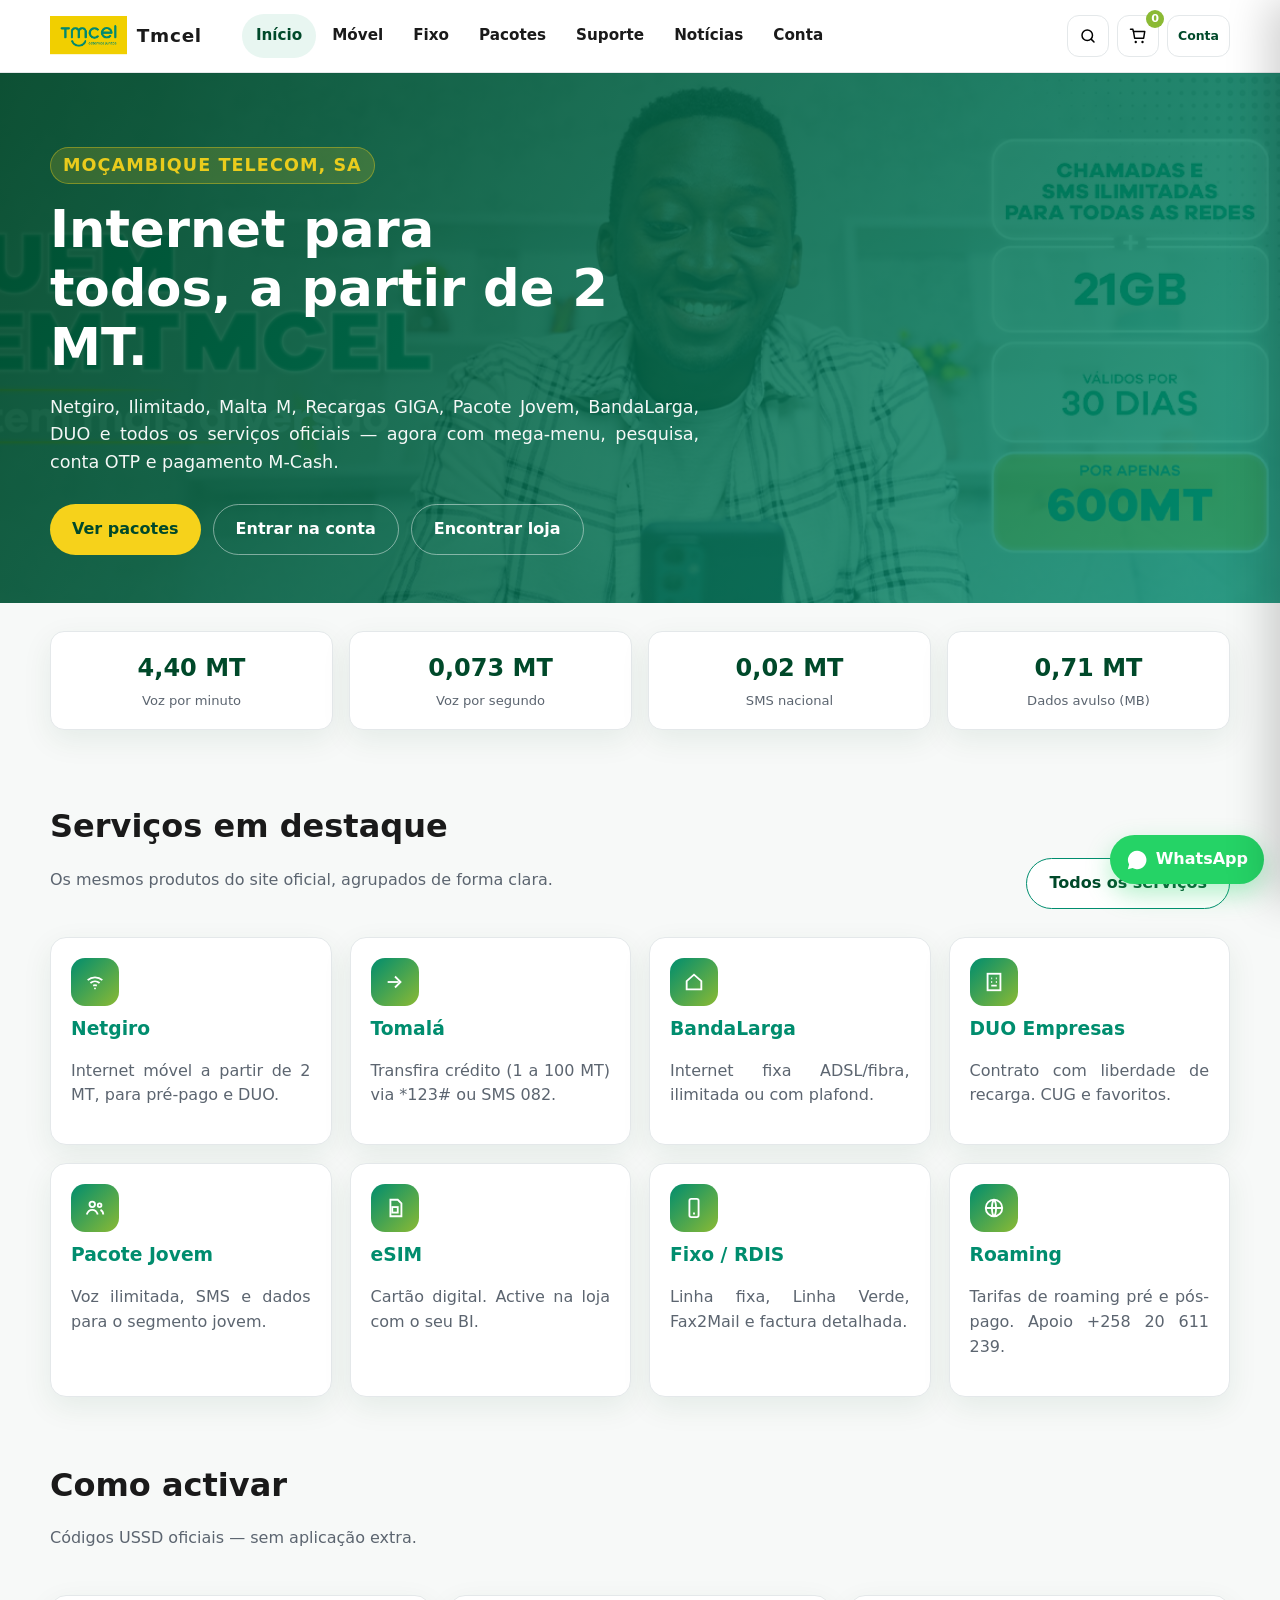
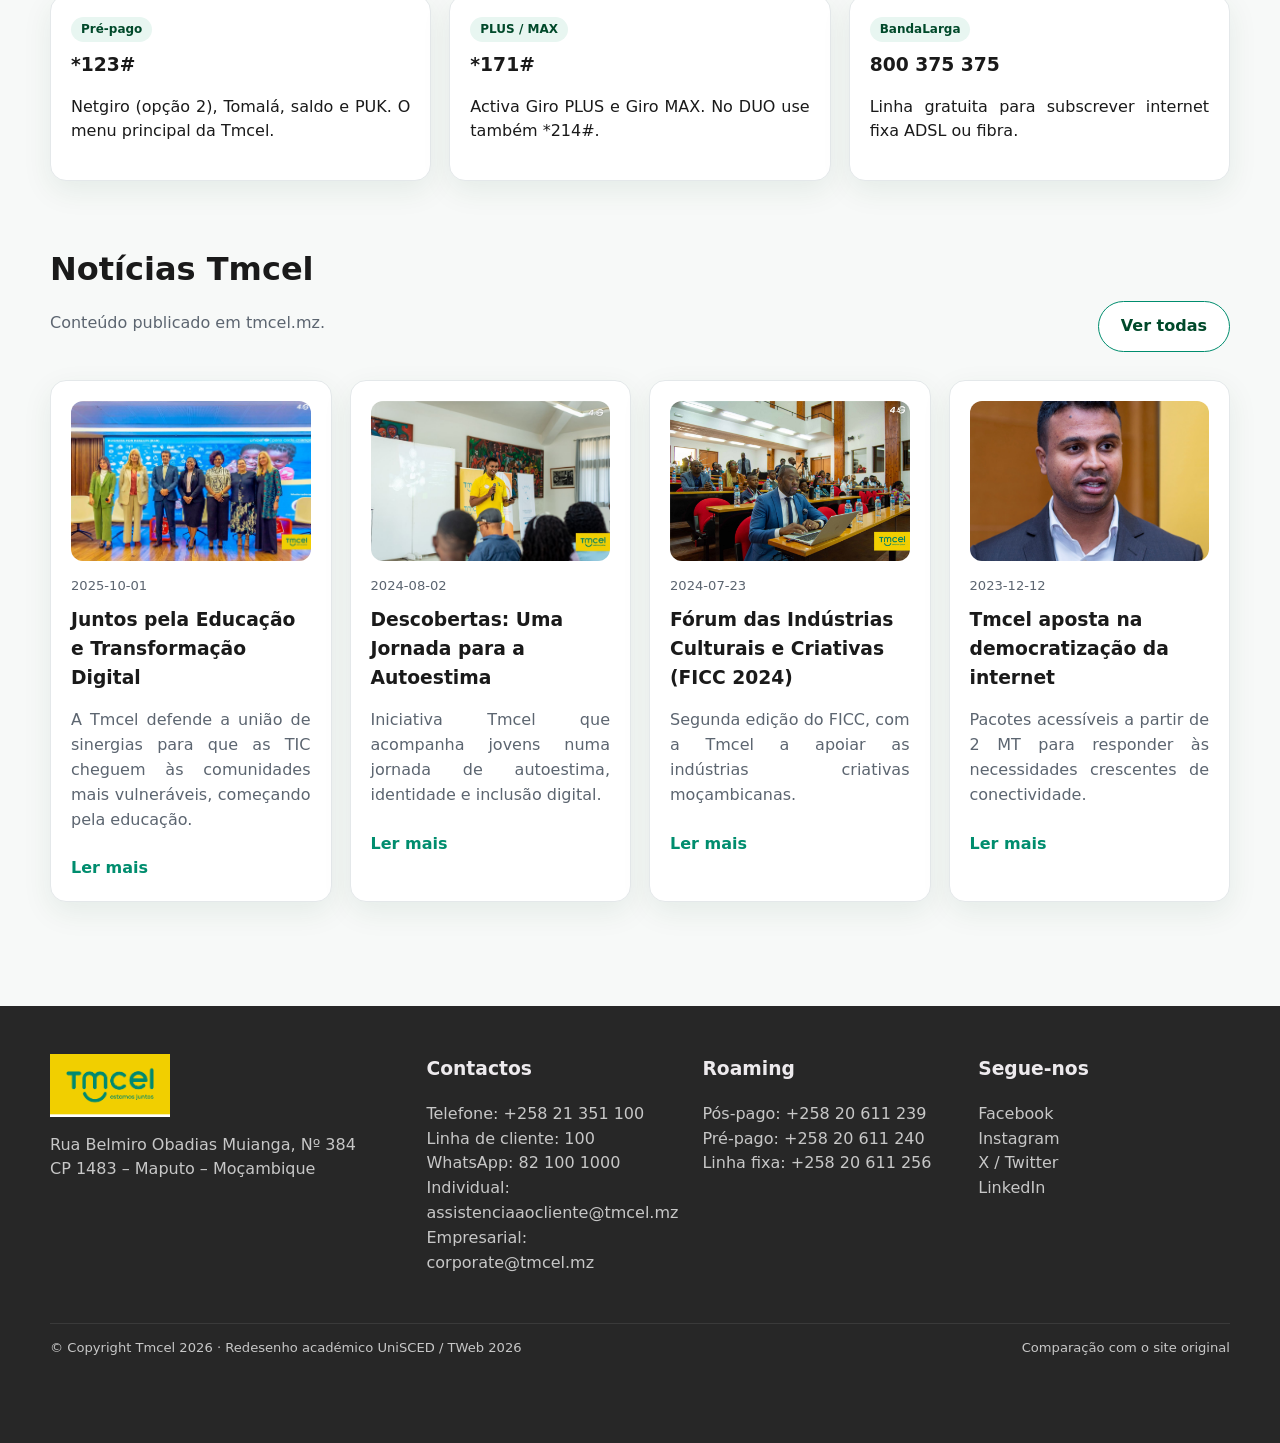
<file: index.html>
<!DOCTYPE html>
<html lang="pt">
<head>
  <meta charset="UTF-8">
  <meta name="viewport" content="width=device-width, initial-scale=1">
  <meta name="description" content="Tmcel – Moçambique Telecom. Internet, voz e banda larga. Redesenho académico UniSCED.">
  <title>Tmcel – Moçambique Telecom, SA</title>
  <link rel="icon" href="assets/img/sorriso.png">
  <link rel="stylesheet" href="css/style.css">
</head>
<body>
  <a class="skip-link" href="#conteudo">Saltar para o conteúdo</a>

  <header class="site-header">
    <div class="container header-inner">
      <a class="logo" href="index.html">
        <img src="assets/img/logo-tmcel.png" alt="Tmcel">
        <strong>Tmcel</strong>
      </a>
      <button class="nav-toggle" type="button" data-nav-toggle aria-expanded="false" aria-label="Abrir menu">
        <span></span><span></span><span></span>
      </button>
      <nav class="nav-main" aria-label="Principal">
        <a href="index.html" aria-current="page">Início</a>
        <a href="pacotes.html">Pacotes</a>
        <a href="servicos.html">Serviços</a>
        <a href="lojas.html">Lojas</a>
        <a href="noticias.html">Notícias</a>
        <a href="suporte.html">Suporte</a>
        <a href="contacto.html">Contacto</a>
      </nav>
      <div class="header-tools">
        <button class="icon-btn" type="button" data-open-search aria-label="Pesquisar">Go</button>
        <button class="icon-btn" type="button" data-open-cart aria-label="Carrinho">
          Cart <span class="badge" data-cart-count>0</span>
        </button>
      </div>
    </div>
  </header>

  <main id="conteudo">
    <section class="hero">
      <div class="container">
        <p class="kicker">Moçambique Telecom, SA</p>
        <h1>Internet para todos, a partir de 2 MT.</h1>
        <p>Netgiro, Ilimitado, Malta M, Recargas GIGA, Pacote Jovem, BandaLarga, DUO e todos os serviços oficiais — agora com mega-menu, pesquisa, conta OTP e pagamento M-Cash.</p>
        <div class="hero-actions">
          <a class="btn btn-primary" href="pacotes.html">Ver pacotes</a>
          <a class="btn btn-ghost" href="conta.html">Entrar na conta</a>
          <a class="btn btn-ghost" href="lojas.html">Encontrar loja</a>
        </div>
      </div>
    </section>

    <div class="container">
      <div class="stats" id="tariff-grid" aria-label="Tarifas nacionais"></div>
    </div>

    <section class="section">
      <div class="container">
        <div class="section-head">
          <div>
            <h2>Serviços em destaque</h2>
            <p class="muted">Os mesmos produtos do site oficial, agrupados de forma clara.</p>
          </div>
          <a class="btn btn-outline" href="servicos.html">Todos os serviços</a>
        </div>
        <div class="grid-4" id="services-grid"></div>
      </div>
    </section>

    <section class="section" style="padding-top:0">
      <div class="container">
        <div class="section-head">
          <div>
            <h2>Como activar</h2>
            <p class="muted">Códigos USSD oficiais — sem aplicação extra.</p>
          </div>
        </div>
        <div class="grid-3">
          <article class="card">
            <span class="pill">Pré-pago</span>
            <h3>*123#</h3>
            <p>Netgiro (opção 2), Tomalá, saldo e PUK. O menu principal da Tmcel.</p>
          </article>
          <article class="card">
            <span class="pill">PLUS / MAX</span>
            <h3>*171#</h3>
            <p>Activa Giro PLUS e Giro MAX. No DUO use também *214#.</p>
          </article>
          <article class="card">
            <span class="pill">BandaLarga</span>
            <h3>800 375 375</h3>
            <p>Linha gratuita para subscrever internet fixa ADSL ou fibra.</p>
          </article>
        </div>
      </div>
    </section>

    <section class="section" style="padding-top:0">
      <div class="container">
        <div class="section-head">
          <div>
            <h2>Notícias Tmcel</h2>
            <p class="muted">Conteúdo publicado em tmcel.mz.</p>
          </div>
          <a class="btn btn-outline" href="noticias.html">Ver todas</a>
        </div>
        <div class="grid-4" id="news-grid"></div>
      </div>
    </section>
  </main>

  <footer class="site-footer">
    <div class="container footer-grid">
      <div>
        <img src="assets/img/logo-tmcel.png" alt="" width="120">
        <p>Rua Belmiro Obadias Muianga, Nº 384<br>CP 1483 – Maputo – Moçambique</p>
      </div>
      <div>
        <h3>Contactos</h3>
        <p>Telefone: <a href="tel:+25821351100">+258 21 351 100</a><br>Linha de cliente: 100<br>WhatsApp: <a href="https://wa.me/258821001000" target="_blank" rel="noopener">82 100 1000</a><br>Individual: assistenciaaocliente@tmcel.mz<br>Empresarial: corporate@tmcel.mz</p>
      </div>
      <div>
        <h3>Roaming</h3>
        <p>Pós-pago: +258 20 611 239<br>Pré-pago: +258 20 611 240<br>Linha fixa: +258 20 611 256</p>
      </div>
      <div>
        <h3>Segue-nos</h3>
        <p>
          <a href="https://www.facebook.com/tmcel.mz/">Facebook</a><br>
          <a href="https://www.instagram.com/tmcel.mz/">Instagram</a><br>
          <a href="https://twitter.com/tmcel_mz">X / Twitter</a><br>
          <a href="https://www.linkedin.com/company/tmcel.mz/">LinkedIn</a>
        </p>
      </div>
    </div>
    <div class="container socket">
      <span>© Copyright Tmcel <span data-year></span> · Redesenho académico UniSCED / TWeb 2026</span>
      <a href="comparacao.html">Comparação com o site original</a>
    </div>
  </footer>

  <div class="backdrop" id="backdrop"></div>
  <aside class="drawer" id="cart-drawer" aria-label="Carrinho">
    <div class="drawer-head">
      <strong>Carrinho</strong>
      <button class="icon-btn" type="button" data-close-cart aria-label="Fechar">×</button>
    </div>
    <div class="drawer-body" data-cart-body></div>
    <div class="drawer-foot">
      <strong data-cart-total>0 MT</strong>
    </div>
  </aside>

  <div class="search-overlay" id="search-overlay">
    <div class="search-box">
      <label for="global-search">Pesquisar pacotes, lojas e notícias</label>
      <input id="global-search" type="search" placeholder="Ex.: Netgiro, Beira, 5G…" autocomplete="off">
      <div class="search-hits" id="search-hits"></div>
    </div>
  </div>

  <script src="js/data.js"></script>
  <script src="js/app.js"></script>
  <script src="js/account.js"></script>
  <script src="js/home.js"></script>
</body>
</html>
</file>
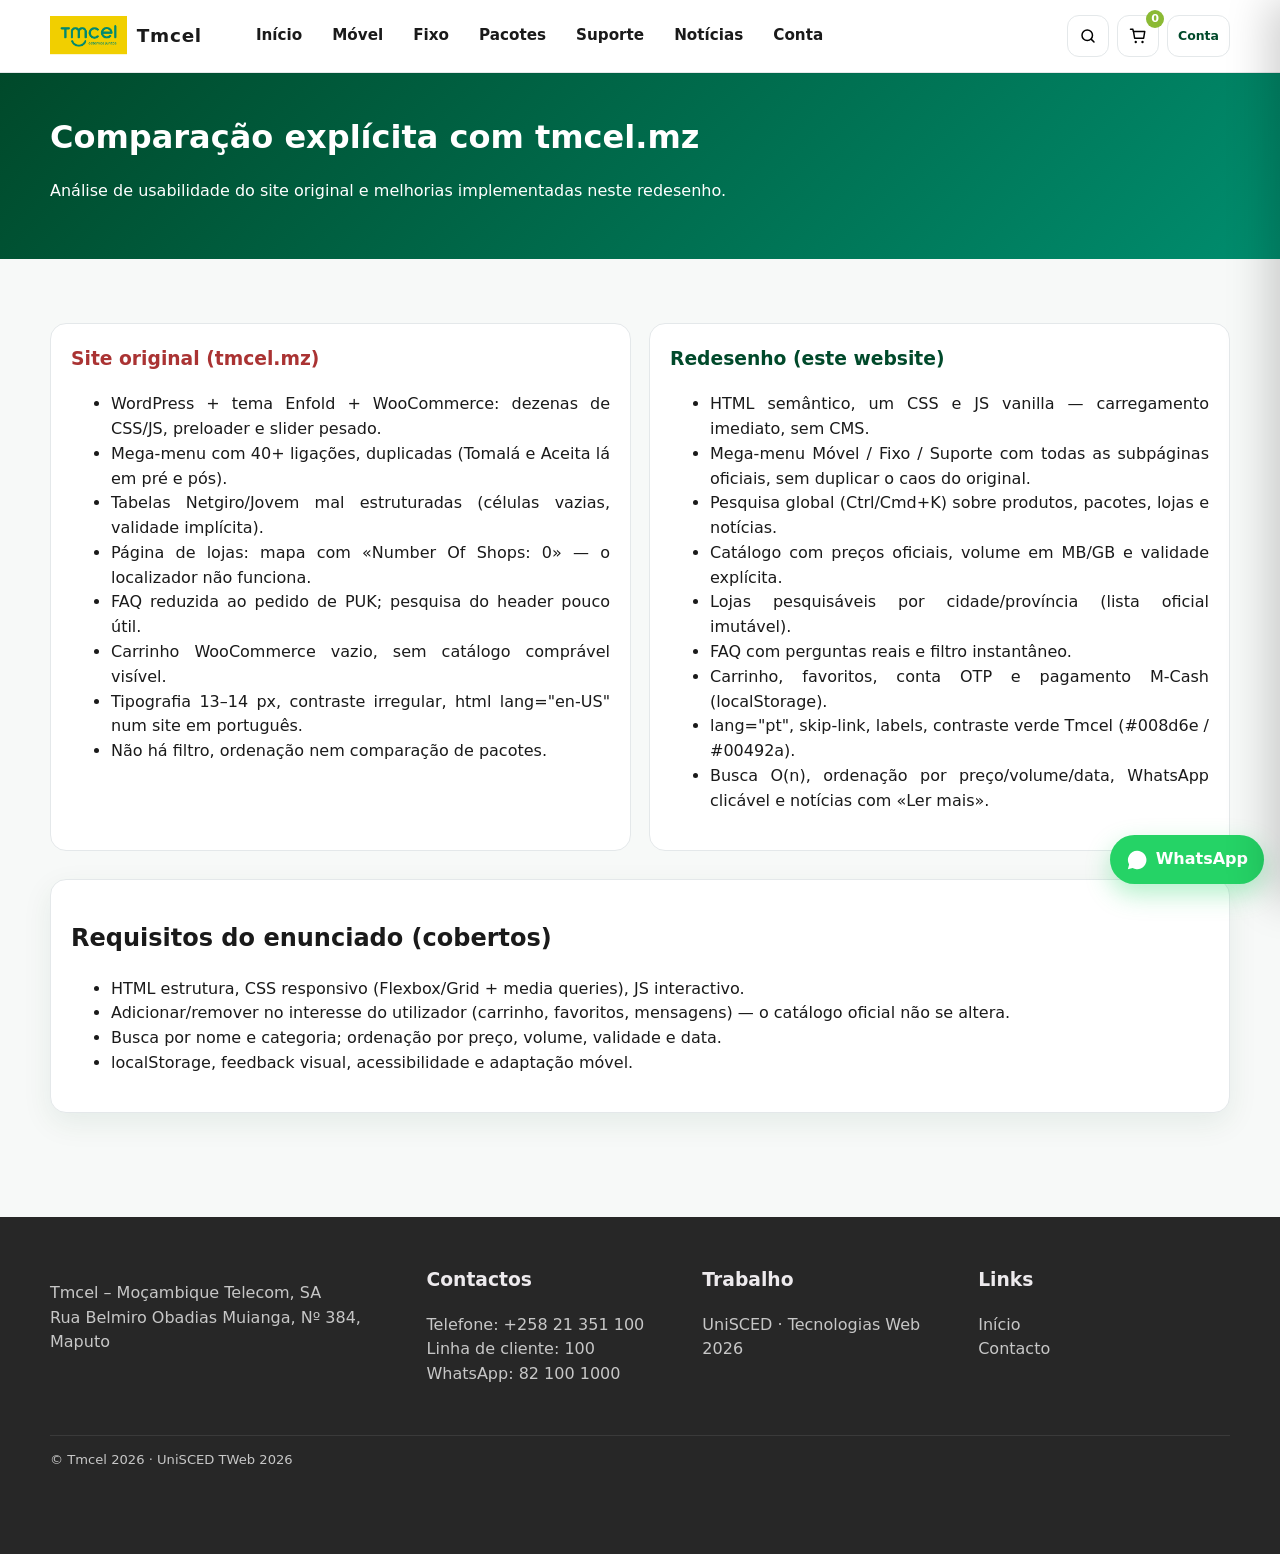
<file: comparacao.html>
<!DOCTYPE html>
<html lang="pt">
<head>
  <meta charset="UTF-8">
  <meta name="viewport" content="width=device-width, initial-scale=1">
  <title>Original vs redesenho – Tmcel</title>
  <link rel="icon" href="assets/img/sorriso.png">
  <link rel="stylesheet" href="css/style.css">
</head>
<body>
  <a class="skip-link" href="#conteudo">Saltar para o conteúdo</a>
  <header class="site-header">
    <div class="container header-inner">
      <a class="logo" href="index.html"><img src="assets/img/logo-tmcel.png" alt="Tmcel"><strong>Tmcel</strong></a>
      <button class="nav-toggle" type="button" data-nav-toggle aria-expanded="false" aria-label="Abrir menu"><span></span><span></span><span></span></button>
      <nav class="nav-main">
        <a href="index.html">Início</a>
        <a href="pacotes.html">Pacotes</a>
        <a href="servicos.html">Serviços</a>
        <a href="lojas.html">Lojas</a>
        <a href="noticias.html">Notícias</a>
        <a href="suporte.html">Suporte</a>
        <a href="contacto.html">Contacto</a>
      </nav>
      <div class="header-tools">
        <button class="icon-btn" type="button" data-open-search aria-label="Pesquisar">Go</button>
        <button class="icon-btn" type="button" data-open-cart aria-label="Carrinho">Cart <span class="badge" data-cart-count>0</span></button>
      </div>
    </div>
  </header>

  <header class="page-hero">
    <div class="container">
      <h1>Comparação explícita com tmcel.mz</h1>
      <p>Análise de usabilidade do site original e melhorias implementadas neste redesenho.</p>
    </div>
  </header>

  <main id="conteudo" class="section">
    <div class="container compare">
      <article>
        <h3 class="bad">Site original (tmcel.mz)</h3>
        <ul>
          <li>WordPress + tema Enfold + WooCommerce: dezenas de CSS/JS, preloader e slider pesado.</li>
          <li>Mega-menu com 40+ ligações, duplicadas (Tomalá e Aceita lá em pré e pós).</li>
          <li>Tabelas Netgiro/Jovem mal estruturadas (células vazias, validade implícita).</li>
          <li>Página de lojas: mapa com «Number Of Shops: 0» — o localizador não funciona.</li>
          <li>FAQ reduzida ao pedido de PUK; pesquisa do header pouco útil.</li>
          <li>Carrinho WooCommerce vazio, sem catálogo comprável visível.</li>
          <li>Tipografia 13–14 px, contraste irregular, html lang="en-US" num site em português.</li>
          <li>Não há filtro, ordenação nem comparação de pacotes.</li>
        </ul>
      </article>
      <article>
        <h3 class="good">Redesenho (este website)</h3>
        <ul>
          <li>HTML semântico, um CSS e JS vanilla — carregamento imediato, sem CMS.</li>
          <li>Mega-menu Móvel / Fixo / Suporte com todas as subpáginas oficiais, sem duplicar o caos do original.</li>
          <li>Pesquisa global (Ctrl/Cmd+K) sobre produtos, pacotes, lojas e notícias.</li>
          <li>Catálogo com preços oficiais, volume em MB/GB e validade explícita.</li>
          <li>Lojas pesquisáveis por cidade/província (lista oficial imutável).</li>
          <li>FAQ com perguntas reais e filtro instantâneo.</li>
          <li>Carrinho, favoritos, conta OTP e pagamento M-Cash (localStorage).</li>
          <li>lang="pt", skip-link, labels, contraste verde Tmcel (#008d6e / #00492a).</li>
          <li>Busca O(n), ordenação por preço/volume/data, WhatsApp clicável e notícias com «Ler mais».</li>
        </ul>
      </article>
    </div>
    <div class="container" style="margin-top:28px">
      <article class="card">
        <h2>Requisitos do enunciado (cobertos)</h2>
        <ul>
          <li>HTML estrutura, CSS responsivo (Flexbox/Grid + media queries), JS interactivo.</li>
          <li>Adicionar/remover no interesse do utilizador (carrinho, favoritos, mensagens) — o catálogo oficial não se altera.</li>
          <li>Busca por nome e categoria; ordenação por preço, volume, validade e data.</li>
          <li>localStorage, feedback visual, acessibilidade e adaptação móvel.</li>
        </ul>
      </article>
    </div>
  </main>

  <footer class="site-footer">
    <div class="container footer-grid">
      <div><p>Tmcel – Moçambique Telecom, SA<br>Rua Belmiro Obadias Muianga, Nº 384, Maputo</p></div>
      <div><h3>Contactos</h3><p>Telefone: <a href="tel:+25821351100">+258 21 351 100</a><br>Linha de cliente: 100<br>WhatsApp: <a href="https://wa.me/258821001000" target="_blank" rel="noopener">82 100 1000</a></p></div>
      <div><h3>Trabalho</h3><p>UniSCED · Tecnologias Web 2026</p></div>
      <div><h3>Links</h3><p><a href="index.html">Início</a><br><a href="contacto.html">Contacto</a></p></div>
    </div>
    <div class="container socket"><span>© Tmcel <span data-year></span> · UniSCED TWeb 2026</span></div>
  </footer>
  <div class="backdrop" id="backdrop"></div>
  <aside class="drawer" id="cart-drawer">
    <div class="drawer-head"><strong>Carrinho</strong><button class="icon-btn" type="button" data-close-cart>×</button></div>
    <div class="drawer-body" data-cart-body></div>
    <div class="drawer-foot"><strong data-cart-total>0 MT</strong></div>
  </aside>
  <div class="search-overlay" id="search-overlay">
    <div class="search-box">
      <label for="global-search">Pesquisar</label>
      <input id="global-search" type="search">
      <div class="search-hits" id="search-hits"></div>
    </div>
  </div>
  <script src="js/data.js"></script>
  <script src="js/app.js"></script>
  <script src="js/account.js"></script>
</body>
</html>
</file>
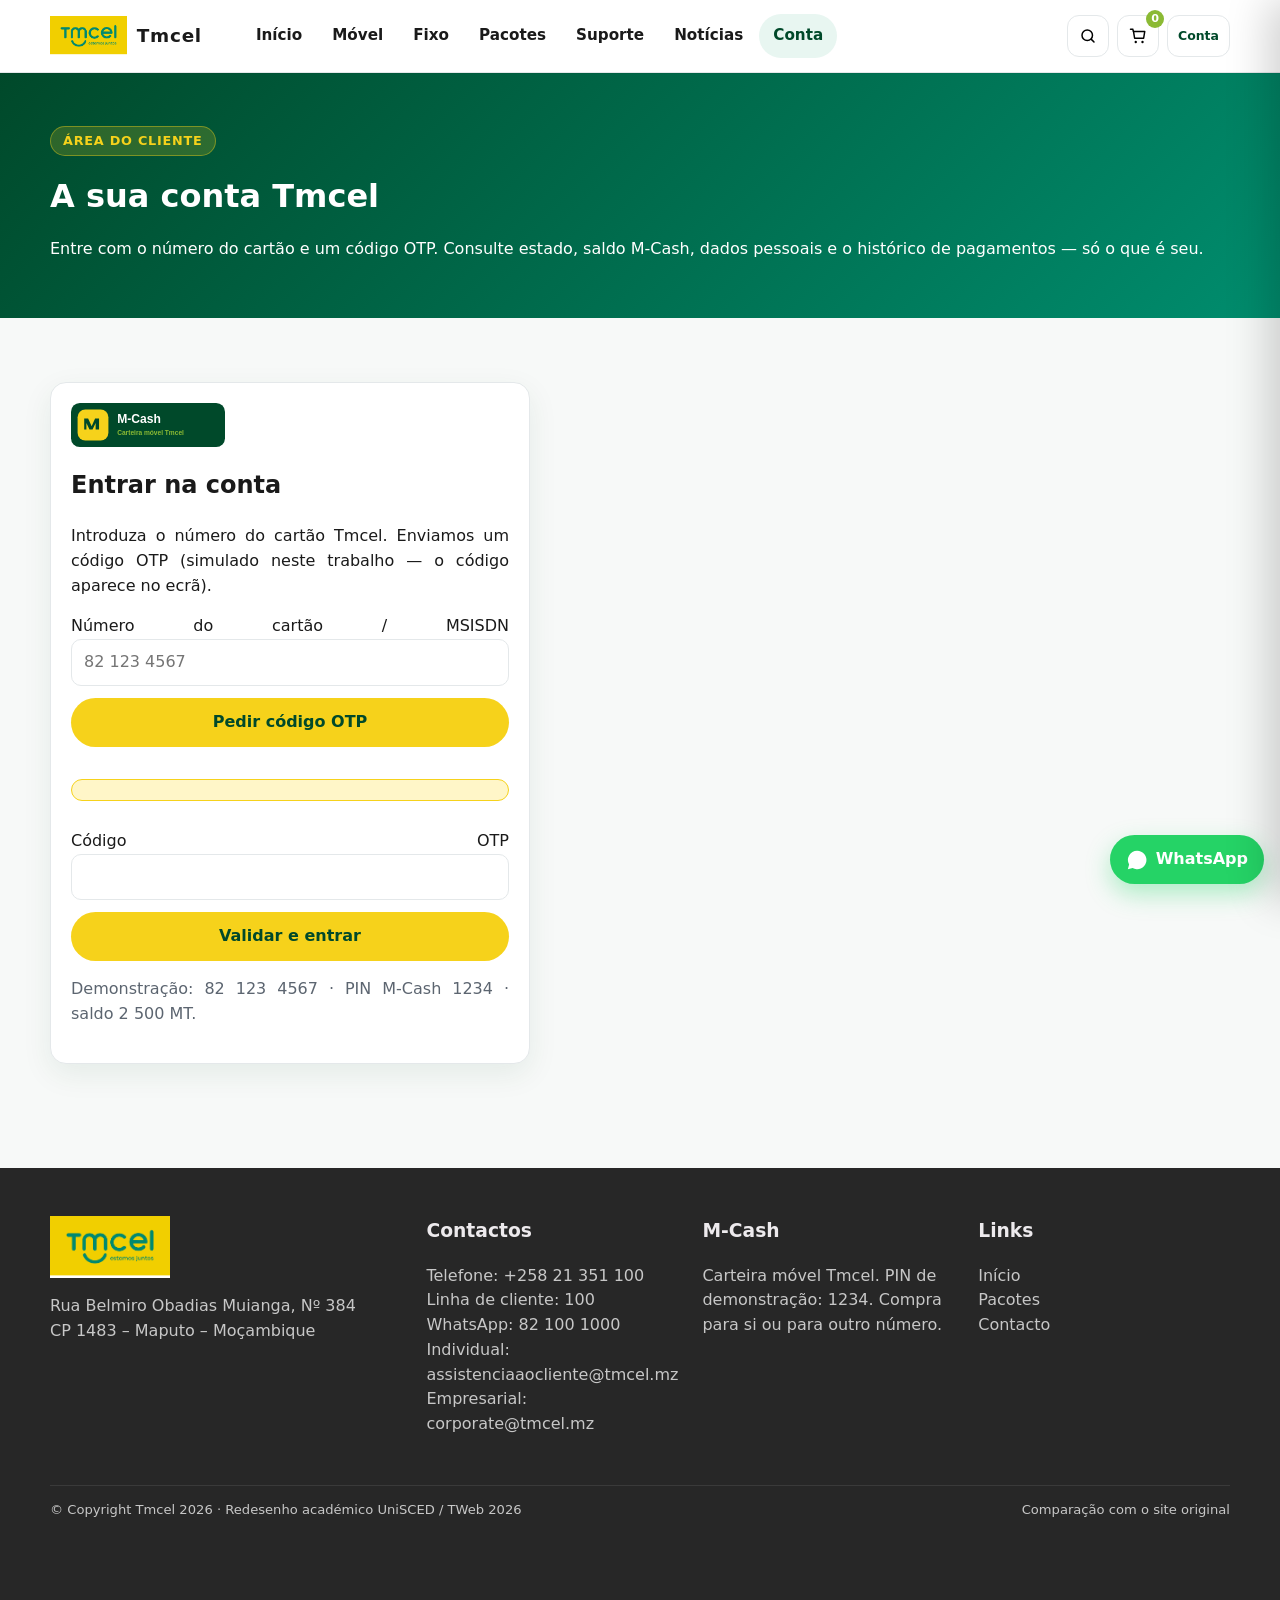
<file: conta.html>
<!DOCTYPE html>
<html lang="pt">
<head>
  <meta charset="UTF-8">
  <meta name="viewport" content="width=device-width, initial-scale=1">
  <meta name="description" content="Conta Tmcel – número do cartão, OTP, saldo M-Cash e histórico de pagamentos.">
  <title>Conta – Tmcel</title>
  <link rel="icon" href="assets/img/sorriso.png">
  <link rel="stylesheet" href="css/style.css">
</head>
<body>
  <a class="skip-link" href="#conteudo">Saltar para o conteúdo</a>
  <header class="site-header">
    <div class="container header-inner">
      <a class="logo" href="index.html"><img src="assets/img/logo-tmcel.png" alt="Tmcel"><strong>Tmcel</strong></a>
      <button class="nav-toggle" type="button" data-nav-toggle aria-expanded="false" aria-label="Abrir menu"><span></span><span></span><span></span></button>
      <nav class="nav-main" aria-label="Principal"></nav>
      <div class="header-tools">
        <button class="icon-btn" type="button" data-open-search aria-label="Pesquisar">Go</button>
        <button class="icon-btn" type="button" data-open-cart aria-label="Carrinho">Cart <span class="badge" data-cart-count>0</span></button>
      </div>
    </div>
  </header>

  <header class="page-hero">
    <div class="container">
      <p class="kicker">Área do cliente</p>
      <h1>A sua conta Tmcel</h1>
      <p>Entre com o número do cartão e um código OTP. Consulte estado, saldo M-Cash, dados pessoais e o histórico de pagamentos — só o que é seu.</p>
    </div>
  </header>

  <main id="conteudo" class="section">
    <div class="container" id="account-app"></div>
  </main>

  <footer class="site-footer">
    <div class="container footer-grid">
      <div>
        <img src="assets/img/logo-tmcel.png" alt="" width="120">
        <p>Rua Belmiro Obadias Muianga, Nº 384<br>CP 1483 – Maputo – Moçambique</p>
      </div>
      <div>
        <h3>Contactos</h3>
        <p>Telefone: <a href="tel:+25821351100">+258 21 351 100</a><br>Linha de cliente: 100<br>WhatsApp: <a href="https://wa.me/258821001000" target="_blank" rel="noopener">82 100 1000</a><br>Individual: assistenciaaocliente@tmcel.mz<br>Empresarial: corporate@tmcel.mz</p>
      </div>
      <div>
        <h3>M-Cash</h3>
        <p>Carteira móvel Tmcel. PIN de demonstração: 1234. Compra para si ou para outro número.</p>
      </div>
      <div>
        <h3>Links</h3>
        <p><a href="index.html">Início</a><br><a href="pacotes.html">Pacotes</a><br><a href="contacto.html">Contacto</a></p>
      </div>
    </div>
    <div class="container socket">
      <span>© Copyright Tmcel <span data-year></span> · Redesenho académico UniSCED / TWeb 2026</span>
      <a href="comparacao.html">Comparação com o site original</a>
    </div>
  </footer>

  <div class="backdrop" id="backdrop"></div>
  <aside class="drawer" id="cart-drawer" aria-label="Carrinho">
    <div class="drawer-head"><strong>Carrinho</strong><button class="icon-btn" type="button" data-close-cart aria-label="Fechar">×</button></div>
    <div class="drawer-body" data-cart-body></div>
    <div class="drawer-foot"><strong data-cart-total>0 MT</strong></div>
  </aside>
  <div class="search-overlay" id="search-overlay">
    <div class="search-box">
      <label for="global-search">Pesquisar</label>
      <input id="global-search" type="search" placeholder="Pacote, loja, notícia…">
      <div class="search-hits" id="search-hits"></div>
    </div>
  </div>
  <script src="js/data.js"></script>
  <script src="js/app.js"></script>
  <script src="js/account.js"></script>
</body>
</html>
</file>
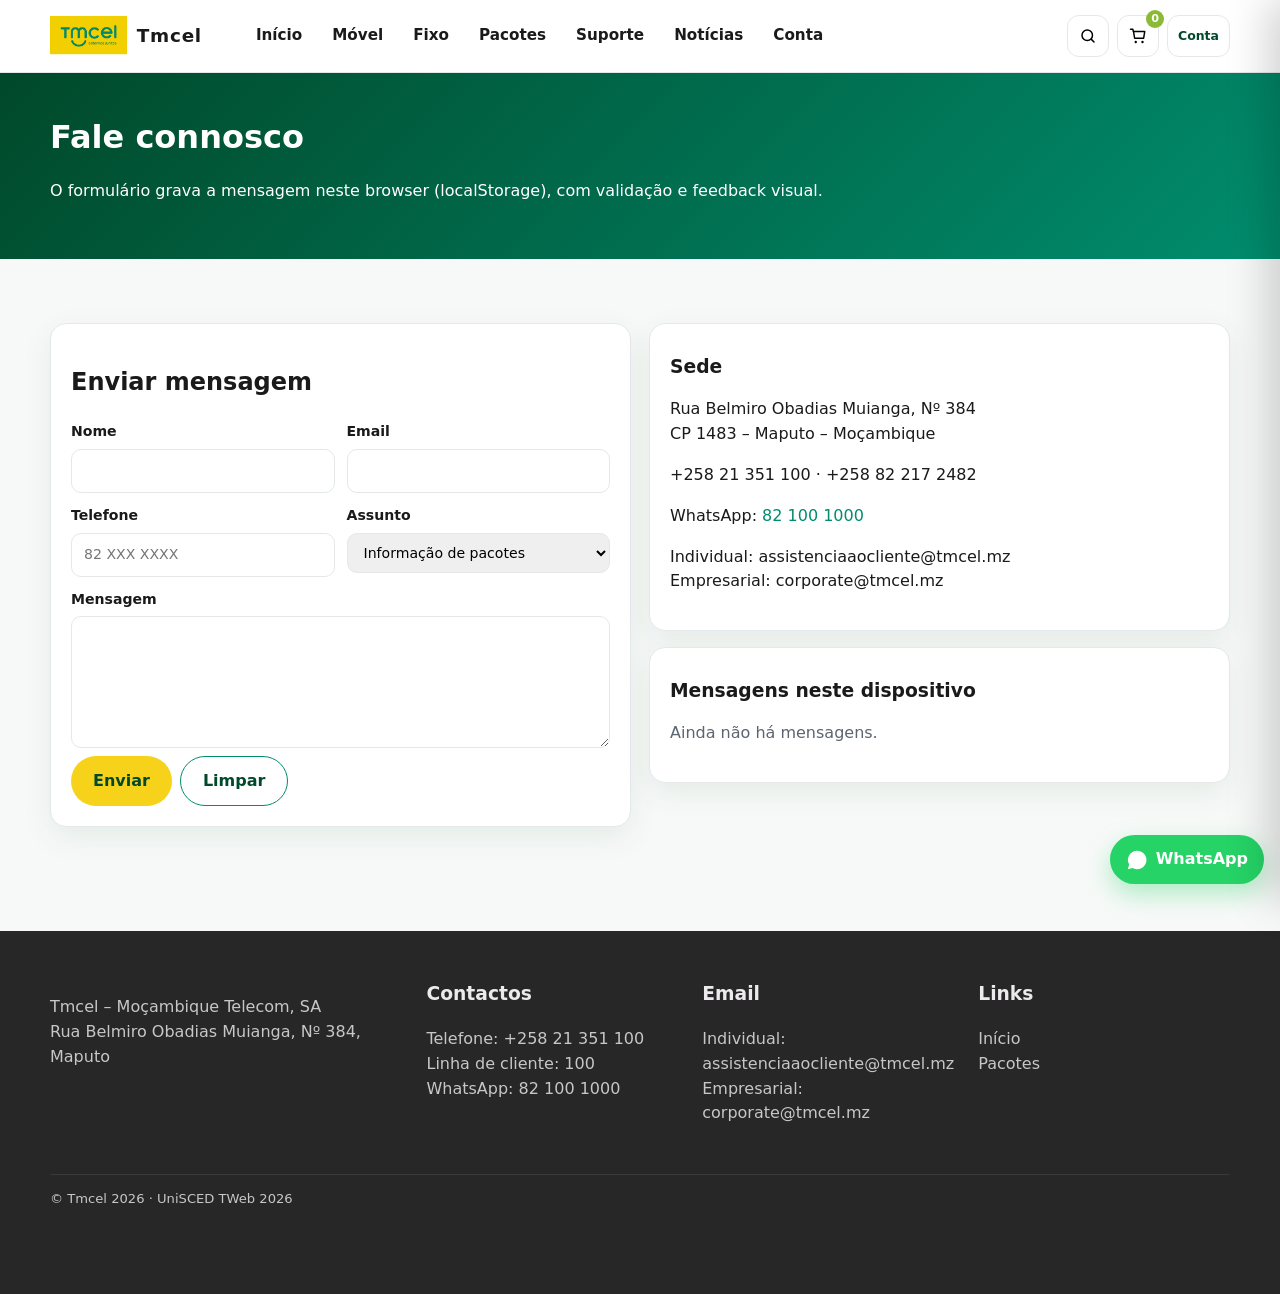
<file: contacto.html>
<!DOCTYPE html>
<html lang="pt">
<head>
  <meta charset="UTF-8">
  <meta name="viewport" content="width=device-width, initial-scale=1">
  <title>Contacto – Tmcel</title>
  <link rel="icon" href="assets/img/sorriso.png">
  <link rel="stylesheet" href="css/style.css">
</head>
<body>
  <a class="skip-link" href="#conteudo">Saltar para o conteúdo</a>
  <header class="site-header">
    <div class="container header-inner">
      <a class="logo" href="index.html"><img src="assets/img/logo-tmcel.png" alt="Tmcel"><strong>Tmcel</strong></a>
      <button class="nav-toggle" type="button" data-nav-toggle aria-expanded="false" aria-label="Abrir menu"><span></span><span></span><span></span></button>
      <nav class="nav-main">
        <a href="index.html">Início</a>
        <a href="pacotes.html">Pacotes</a>
        <a href="servicos.html">Serviços</a>
        <a href="lojas.html">Lojas</a>
        <a href="noticias.html">Notícias</a>
        <a href="suporte.html">Suporte</a>
        <a href="contacto.html" aria-current="page">Contacto</a>
      </nav>
      <div class="header-tools">
        <button class="icon-btn" type="button" data-open-search aria-label="Pesquisar">Go</button>
        <button class="icon-btn" type="button" data-open-cart aria-label="Carrinho">Cart <span class="badge" data-cart-count>0</span></button>
      </div>
    </div>
  </header>

  <header class="page-hero">
    <div class="container">
      <h1>Fale connosco</h1>
      <p>O formulário grava a mensagem neste browser (localStorage), com validação e feedback visual.</p>
    </div>
  </header>

  <main id="conteudo" class="section">
    <div class="container grid-2">
      <section class="card">
        <h2>Enviar mensagem</h2>
        <form id="contact-form">
          <div class="form-grid">
            <label>Nome <input id="ct-name" required minlength="2"></label>
            <label>Email <input id="ct-email" type="email" required></label>
            <label>Telefone <input id="ct-phone" type="tel" placeholder="82 XXX XXXX"></label>
            <label>Assunto
              <select id="ct-subject">
                <option>Informação de pacotes</option>
                <option>Apoio técnico</option>
                <option>BandaLarga / Fixo</option>
                <option>Empresas / DUO</option>
                <option>Outro</option>
              </select>
            </label>
            <label class="full">Mensagem <textarea id="ct-msg" rows="5" required minlength="10"></textarea></label>
          </div>
          <div class="form-actions">
            <button class="btn btn-primary" type="submit">Enviar</button>
            <button class="btn btn-outline" type="reset">Limpar</button>
          </div>
        </form>
      </section>
      <aside>
        <article class="card">
          <h3>Sede</h3>
          <p>Rua Belmiro Obadias Muianga, Nº 384<br>CP 1483 – Maputo – Moçambique</p>
          <p>+258 21 351 100 · +258 82 217 2482</p>
          <p>WhatsApp: <a href="https://wa.me/258821001000" target="_blank" rel="noopener">82 100 1000</a></p>
          <p>Individual: assistenciaaocliente@tmcel.mz<br>Empresarial: corporate@tmcel.mz</p>
        </article>
        <article class="card" style="margin-top:16px">
          <h3>Mensagens neste dispositivo</h3>
          <div id="contact-list"></div>
        </article>
      </aside>
    </div>
  </main>

  <footer class="site-footer">
    <div class="container footer-grid">
      <div><p>Tmcel – Moçambique Telecom, SA<br>Rua Belmiro Obadias Muianga, Nº 384, Maputo</p></div>
      <div><h3>Contactos</h3><p>Telefone: <a href="tel:+25821351100">+258 21 351 100</a><br>Linha de cliente: 100<br>WhatsApp: <a href="https://wa.me/258821001000" target="_blank" rel="noopener">82 100 1000</a></p></div>
      <div><h3>Email</h3><p>Individual: assistenciaaocliente@tmcel.mz<br>Empresarial: corporate@tmcel.mz</p></div>
      <div><h3>Links</h3><p><a href="index.html">Início</a><br><a href="pacotes.html">Pacotes</a></p></div>
    </div>
    <div class="container socket"><span>© Tmcel <span data-year></span> · UniSCED TWeb 2026</span></div>
  </footer>
  <div class="backdrop" id="backdrop"></div>
  <aside class="drawer" id="cart-drawer">
    <div class="drawer-head"><strong>Carrinho</strong><button class="icon-btn" type="button" data-close-cart>×</button></div>
    <div class="drawer-body" data-cart-body></div>
    <div class="drawer-foot"><strong data-cart-total>0 MT</strong></div>
  </aside>
  <div class="search-overlay" id="search-overlay">
    <div class="search-box">
      <label for="global-search">Pesquisar</label>
      <input id="global-search" type="search">
      <div class="search-hits" id="search-hits"></div>
    </div>
  </div>
  <script src="js/data.js"></script>
  <script src="js/app.js"></script>
  <script src="js/account.js"></script>
  <script>
    document.addEventListener("DOMContentLoaded", function () {
      var T = window.TMCEL;
      var KEY = "tmcel_contacts_v1";
      function list() {
        var items = T.read(KEY, []);
        var box = T.qs("#contact-list");
        if (!items.length) { box.innerHTML = "<p class='muted'>Ainda não há mensagens.</p>"; return; }
        box.innerHTML = items.map(function (c) {
          return "<div class='cart-item'><div><strong>" + c.name + "</strong> · " + c.subject + "<br><small>" + c.email + " · " + c.date + "</small><p>" + c.msg + "</p></div>" +
            "<button class='btn btn-danger btn-sm' type='button' data-del-ct='" + c.id + "'>Apagar</button></div>";
        }).join("");
      }
      T.qs("#contact-form").addEventListener("submit", function (e) {
        e.preventDefault();
        T.saveContact({
          id: "c-" + Date.now(),
          name: T.qs("#ct-name").value.trim(),
          email: T.qs("#ct-email").value.trim(),
          phone: T.qs("#ct-phone").value.trim(),
          subject: T.qs("#ct-subject").value,
          msg: T.qs("#ct-msg").value.trim(),
          date: new Date().toLocaleString("pt-MZ")
        });
        e.target.reset();
        T.toast("Mensagem guardada neste dispositivo.");
        list();
      });
      T.qs("#contact-list").addEventListener("click", function (e) {
        var b = e.target.closest("[data-del-ct]");
        if (!b) return;
        T.write(KEY, T.read(KEY, []).filter(function (c) { return c.id !== b.getAttribute("data-del-ct"); }));
        list();
      });
      list();
    });
  </script>
</body>
</html>
</file>
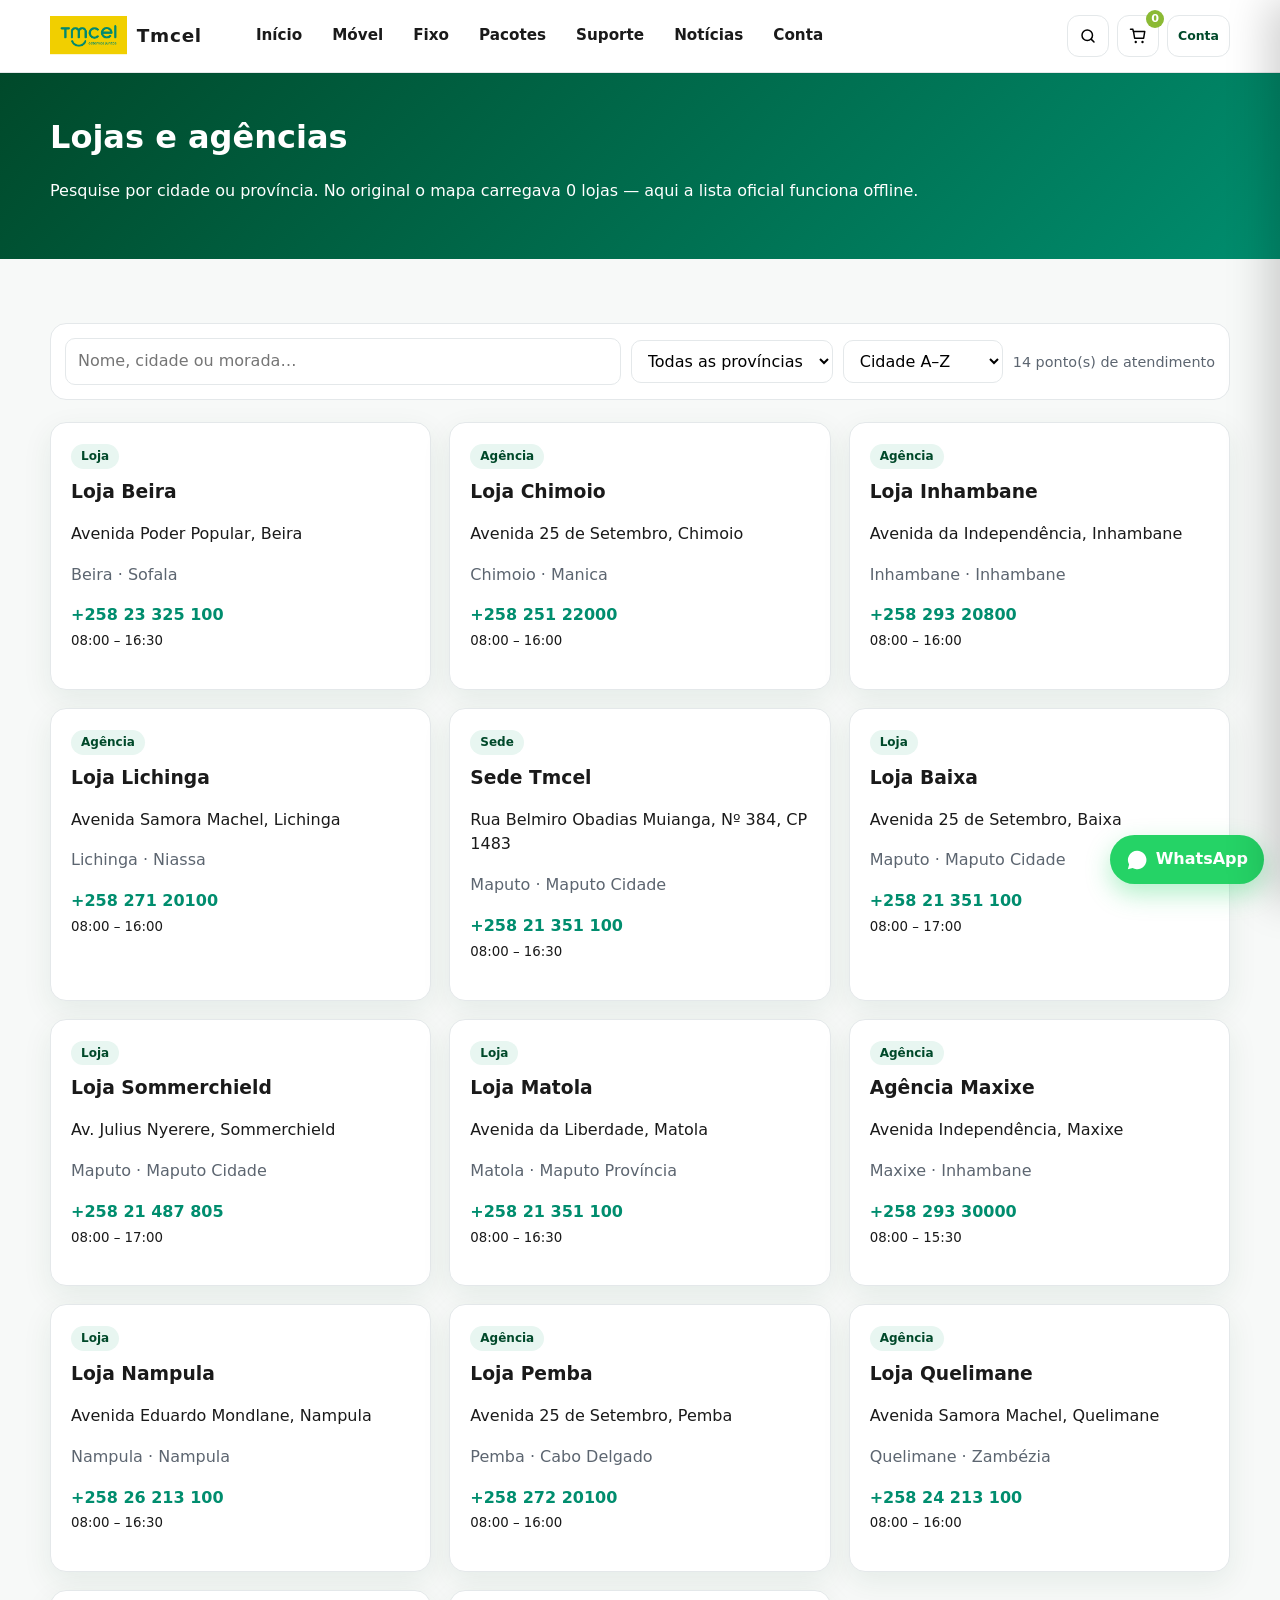
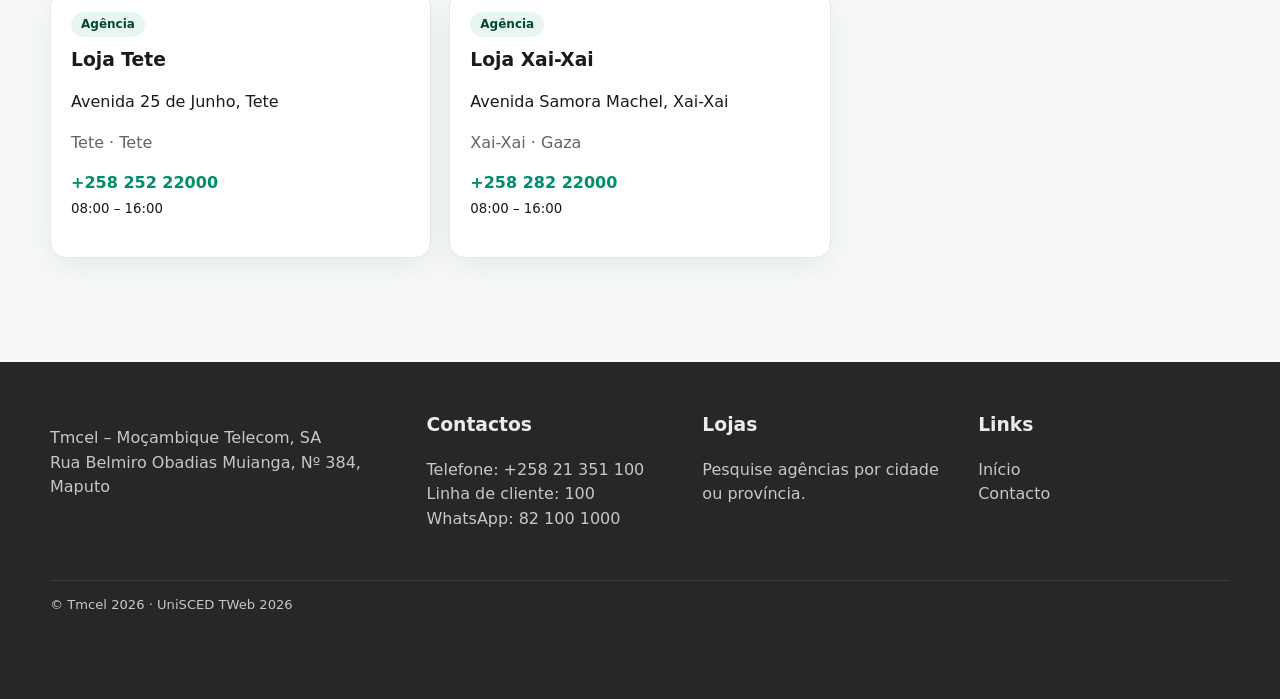
<file: lojas.html>
<!DOCTYPE html>
<html lang="pt">
<head>
  <meta charset="UTF-8">
  <meta name="viewport" content="width=device-width, initial-scale=1">
  <title>Lojas – Tmcel</title>
  <link rel="icon" href="assets/img/sorriso.png">
  <link rel="stylesheet" href="css/style.css">
</head>
<body>
  <a class="skip-link" href="#conteudo">Saltar para o conteúdo</a>
  <header class="site-header">
    <div class="container header-inner">
      <a class="logo" href="index.html"><img src="assets/img/logo-tmcel.png" alt="Tmcel"><strong>Tmcel</strong></a>
      <button class="nav-toggle" type="button" data-nav-toggle aria-expanded="false" aria-label="Abrir menu"><span></span><span></span><span></span></button>
      <nav class="nav-main">
        <a href="index.html">Início</a>
        <a href="pacotes.html">Pacotes</a>
        <a href="servicos.html">Serviços</a>
        <a href="lojas.html" aria-current="page">Lojas</a>
        <a href="noticias.html">Notícias</a>
        <a href="suporte.html">Suporte</a>
        <a href="contacto.html">Contacto</a>
      </nav>
      <div class="header-tools">
        <button class="icon-btn" type="button" data-open-search aria-label="Pesquisar">Go</button>
        <button class="icon-btn" type="button" data-open-cart aria-label="Carrinho">Cart <span class="badge" data-cart-count>0</span></button>
      </div>
    </div>
  </header>

  <header class="page-hero">
    <div class="container">
      <h1>Lojas e agências</h1>
      <p>Pesquise por cidade ou província. No original o mapa carregava 0 lojas — aqui a lista oficial funciona offline.</p>
    </div>
  </header>

  <main id="conteudo" class="section">
    <div class="container">
      <div class="toolbar">
        <input id="store-q" type="search" placeholder="Nome, cidade ou morada…" aria-label="Pesquisar lojas">
        <select id="store-province" aria-label="Província"><option value="todas">Todas as províncias</option></select>
        <select id="store-sort" aria-label="Ordenar">
          <option value="city">Cidade A–Z</option>
          <option value="name">Nome A–Z</option>
          <option value="category">Categoria</option>
        </select>
        <span class="results-meta" id="store-meta"></span>
      </div>
      <div class="grid-3" id="store-grid" aria-live="polite"></div>
    </div>
  </main>

  <footer class="site-footer">
    <div class="container footer-grid">
      <div><p>Tmcel – Moçambique Telecom, SA<br>Rua Belmiro Obadias Muianga, Nº 384, Maputo</p></div>
      <div><h3>Contactos</h3><p>Telefone: <a href="tel:+25821351100">+258 21 351 100</a><br>Linha de cliente: 100<br>WhatsApp: <a href="https://wa.me/258821001000" target="_blank" rel="noopener">82 100 1000</a></p></div>
      <div><h3>Lojas</h3><p>Pesquise agências por cidade ou província.</p></div>
      <div><h3>Links</h3><p><a href="index.html">Início</a><br><a href="contacto.html">Contacto</a></p></div>
    </div>
    <div class="container socket"><span>© Tmcel <span data-year></span> · UniSCED TWeb 2026</span></div>
  </footer>
  <div class="backdrop" id="backdrop"></div>
  <aside class="drawer" id="cart-drawer">
    <div class="drawer-head"><strong>Carrinho</strong><button class="icon-btn" type="button" data-close-cart>×</button></div>
    <div class="drawer-body" data-cart-body></div>
    <div class="drawer-foot"><strong data-cart-total>0 MT</strong></div>
  </aside>
  <div class="search-overlay" id="search-overlay">
    <div class="search-box">
      <label for="global-search">Pesquisar</label>
      <input id="global-search" type="search">
      <div class="search-hits" id="search-hits"></div>
    </div>
  </div>
  <script src="js/data.js"></script>
  <script src="js/app.js"></script>
  <script src="js/account.js"></script>
  <script src="js/stores.js"></script>
</body>
</html>
</file>
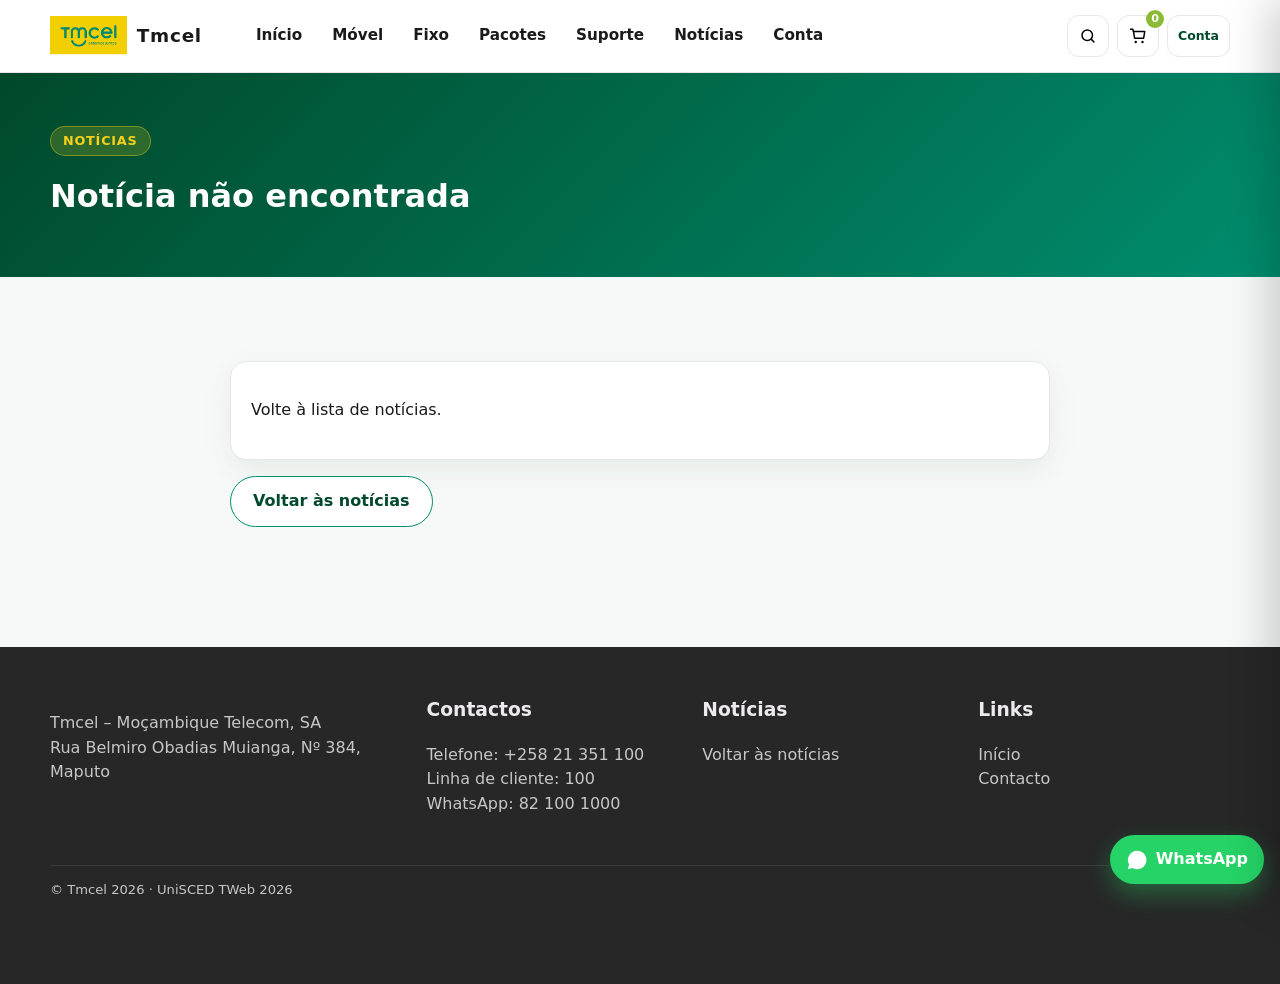
<file: noticia.html>
<!DOCTYPE html>
<html lang="pt">
<head>
  <meta charset="UTF-8">
  <meta name="viewport" content="width=device-width, initial-scale=1">
  <meta name="description" content="Notícia Tmcel.">
  <title>Notícia – Tmcel</title>
  <link rel="icon" href="assets/img/sorriso.png">
  <link rel="stylesheet" href="css/style.css">
</head>
<body>
  <a class="skip-link" href="#conteudo">Saltar para o conteúdo</a>
  <header class="site-header">
    <div class="container header-inner">
      <a class="logo" href="index.html"><img src="assets/img/logo-tmcel.png" alt="Tmcel"><strong>Tmcel</strong></a>
      <button class="nav-toggle" type="button" data-nav-toggle aria-expanded="false" aria-label="Abrir menu"><span></span><span></span><span></span></button>
      <nav class="nav-main" aria-label="Principal"></nav>
      <div class="header-tools">
        <button class="icon-btn" type="button" data-open-search aria-label="Pesquisar">Go</button>
        <button class="icon-btn" type="button" data-open-cart aria-label="Carrinho">Cart <span class="badge" data-cart-count>0</span></button>
      </div>
    </div>
  </header>

  <header class="page-hero">
    <div class="container">
      <p class="kicker" id="news-cat">Notícias</p>
      <h1 id="news-title">Notícia</h1>
      <p id="news-date"></p>
    </div>
  </header>

  <main id="conteudo" class="section">
    <div class="container article-wrap">
      <img id="news-image" class="article-hero" alt="">
      <article class="card article-body" id="news-body"></article>
      <p><a class="btn btn-outline" href="noticias.html">Voltar às notícias</a></p>
    </div>
  </main>

  <footer class="site-footer">
    <div class="container footer-grid">
      <div><p>Tmcel – Moçambique Telecom, SA<br>Rua Belmiro Obadias Muianga, Nº 384, Maputo</p></div>
      <div><h3>Contactos</h3><p>Telefone: <a href="tel:+25821351100">+258 21 351 100</a><br>Linha de cliente: 100<br>WhatsApp: <a href="https://wa.me/258821001000" target="_blank" rel="noopener">82 100 1000</a></p></div>
      <div><h3>Notícias</h3><p><a href="noticias.html">Voltar às notícias</a></p></div>
      <div><h3>Links</h3><p><a href="index.html">Início</a><br><a href="contacto.html">Contacto</a></p></div>
    </div>
    <div class="container socket"><span>© Tmcel <span data-year></span> · UniSCED TWeb 2026</span></div>
  </footer>
  <div class="backdrop" id="backdrop"></div>
  <aside class="drawer" id="cart-drawer">
    <div class="drawer-head"><strong>Carrinho</strong><button class="icon-btn" type="button" data-close-cart>×</button></div>
    <div class="drawer-body" data-cart-body></div>
    <div class="drawer-foot"><strong data-cart-total>0 MT</strong></div>
  </aside>
  <div class="search-overlay" id="search-overlay">
    <div class="search-box">
      <label for="global-search">Pesquisar</label>
      <input id="global-search" type="search">
      <div class="search-hits" id="search-hits"></div>
    </div>
  </div>
  <script src="js/data.js"></script>
  <script src="js/app.js"></script>
  <script src="js/account.js"></script>
  <script>
    document.addEventListener("DOMContentLoaded", function () {
      var T = window.TMCEL;
      var news = window.TMCEL_DATA.news || [];
      var q = location.search.replace(/^\?/, "").split("&");
      var id = "";
      for (var i = 0; i < q.length; i += 1) {
        var p = q[i].split("=");
        if (decodeURIComponent(p[0] || "") === "id") { id = decodeURIComponent((p[1] || "").replace(/\+/g, " ")); }
      }
      var item = null;
      for (var j = 0; j < news.length; j += 1) {
        if (news[j].id === id) { item = news[j]; break; }
      }
      if (!item) {
        T.qs("#news-title").textContent = "Notícia não encontrada";
        T.qs("#news-body").innerHTML = "<p>Volte à lista de notícias.</p>";
        return;
      }
      document.title = item.title + " – Tmcel";
      T.qs("#news-cat").textContent = item.category;
      T.qs("#news-title").textContent = item.title;
      T.qs("#news-date").textContent = item.date;
      var img = T.qs("#news-image");
      img.src = item.image;
      img.alt = item.title;
      T.qs("#news-body").innerHTML = "<p class='lead'>" + item.excerpt + "</p>" + (item.body || "");
    });
  </script>
</body>
</html>
</file>
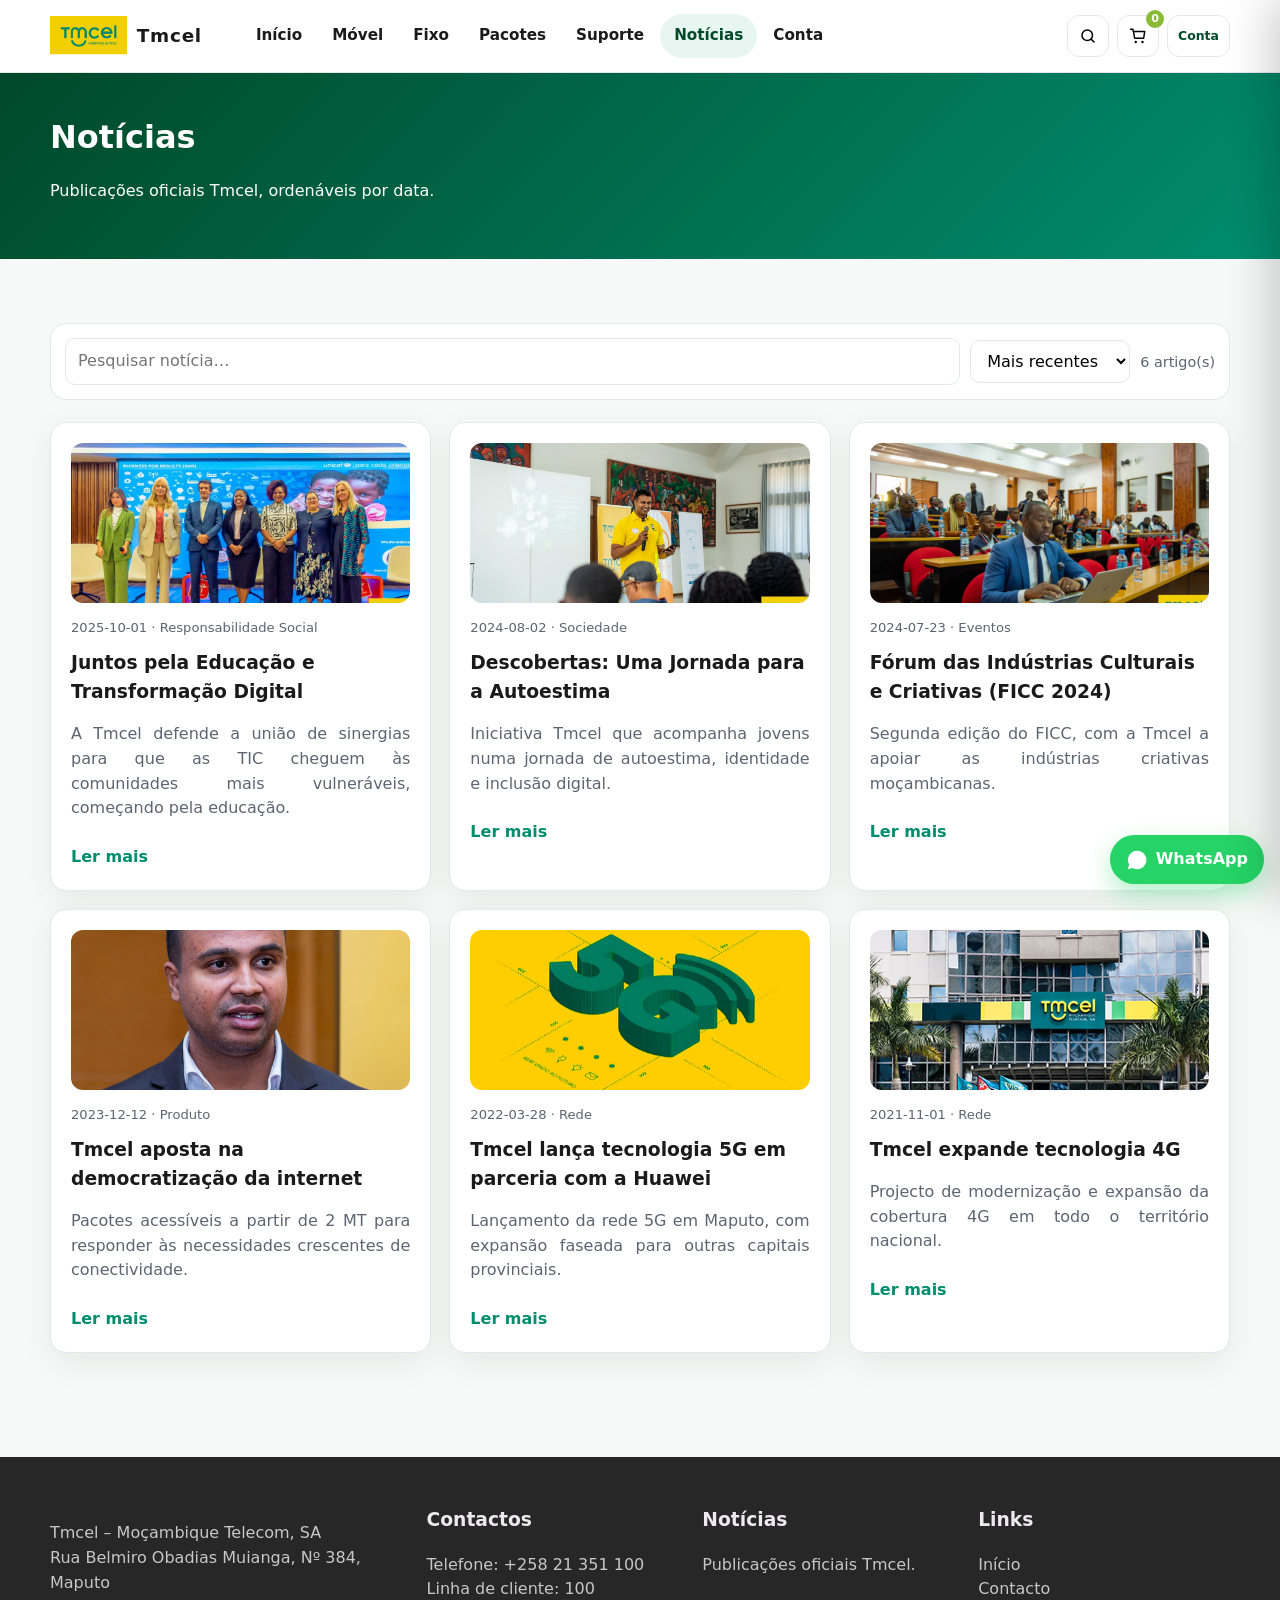
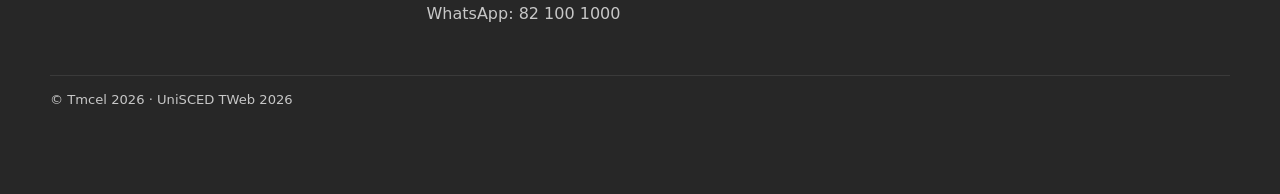
<file: noticias.html>
<!DOCTYPE html>
<html lang="pt">
<head>
  <meta charset="UTF-8">
  <meta name="viewport" content="width=device-width, initial-scale=1">
  <title>Notícias – Tmcel</title>
  <link rel="icon" href="assets/img/sorriso.png">
  <link rel="stylesheet" href="css/style.css">
</head>
<body>
  <a class="skip-link" href="#conteudo">Saltar para o conteúdo</a>
  <header class="site-header">
    <div class="container header-inner">
      <a class="logo" href="index.html"><img src="assets/img/logo-tmcel.png" alt="Tmcel"><strong>Tmcel</strong></a>
      <button class="nav-toggle" type="button" data-nav-toggle aria-expanded="false" aria-label="Abrir menu"><span></span><span></span><span></span></button>
      <nav class="nav-main">
        <a href="index.html">Início</a>
        <a href="pacotes.html">Pacotes</a>
        <a href="servicos.html">Serviços</a>
        <a href="lojas.html">Lojas</a>
        <a href="noticias.html" aria-current="page">Notícias</a>
        <a href="suporte.html">Suporte</a>
        <a href="contacto.html">Contacto</a>
      </nav>
      <div class="header-tools">
        <button class="icon-btn" type="button" data-open-search aria-label="Pesquisar">Go</button>
        <button class="icon-btn" type="button" data-open-cart aria-label="Carrinho">Cart <span class="badge" data-cart-count>0</span></button>
      </div>
    </div>
  </header>

  <header class="page-hero">
    <div class="container">
      <h1>Notícias</h1>
      <p>Publicações oficiais Tmcel, ordenáveis por data.</p>
    </div>
  </header>

  <main id="conteudo" class="section">
    <div class="container">
      <div class="toolbar">
        <input id="news-q" type="search" placeholder="Pesquisar notícia…" aria-label="Pesquisar notícias">
        <select id="news-sort" aria-label="Ordenar">
          <option value="date-desc">Mais recentes</option>
          <option value="date-asc">Mais antigas</option>
          <option value="title">Título A–Z</option>
        </select>
        <span class="results-meta" id="news-meta"></span>
      </div>
      <div class="grid-3" id="news-list"></div>
    </div>
  </main>

  <footer class="site-footer">
    <div class="container footer-grid">
      <div><p>Tmcel – Moçambique Telecom, SA<br>Rua Belmiro Obadias Muianga, Nº 384, Maputo</p></div>
      <div><h3>Contactos</h3><p>Telefone: <a href="tel:+25821351100">+258 21 351 100</a><br>Linha de cliente: 100<br>WhatsApp: <a href="https://wa.me/258821001000" target="_blank" rel="noopener">82 100 1000</a></p></div>
      <div><h3>Notícias</h3><p>Publicações oficiais Tmcel.</p></div>
      <div><h3>Links</h3><p><a href="index.html">Início</a><br><a href="contacto.html">Contacto</a></p></div>
    </div>
    <div class="container socket"><span>© Tmcel <span data-year></span> · UniSCED TWeb 2026</span></div>
  </footer>
  <div class="backdrop" id="backdrop"></div>
  <aside class="drawer" id="cart-drawer">
    <div class="drawer-head"><strong>Carrinho</strong><button class="icon-btn" type="button" data-close-cart>×</button></div>
    <div class="drawer-body" data-cart-body></div>
    <div class="drawer-foot"><strong data-cart-total>0 MT</strong></div>
  </aside>
  <div class="search-overlay" id="search-overlay">
    <div class="search-box">
      <label for="global-search">Pesquisar</label>
      <input id="global-search" type="search">
      <div class="search-hits" id="search-hits"></div>
    </div>
  </div>
  <script src="js/data.js"></script>
  <script src="js/app.js"></script>
  <script src="js/account.js"></script>
  <script>
    document.addEventListener("DOMContentLoaded", function () {
      var T = window.TMCEL;
      var news = window.TMCEL_DATA.news.slice();
      function draw() {
        var q = T.qs("#news-q").value.toLowerCase();
        var sort = T.qs("#news-sort").value;
        var list = news.filter(function (n) {
          return (n.title + " " + n.excerpt + " " + n.category).toLowerCase().indexOf(q) !== -1;
        }).sort(function (a, b) {
          if (sort === "date-asc") return a.date.localeCompare(b.date);
          if (sort === "title") return a.title.localeCompare(b.title, "pt");
          return b.date.localeCompare(a.date);
        });
        T.qs("#news-meta").textContent = list.length + " artigo(s)";
        T.qs("#news-list").innerHTML = list.map(function (n) {
          return "<a class='card news-card' href='noticia.html?id=" + n.id + "'><img src='" + n.image + "' alt=''><time datetime='" + n.date + "'>" + n.date + " · " + n.category + "</time><h3>" + n.title + "</h3><p class='muted'>" + n.excerpt + "</p><span class='read-more'>Ler mais</span></a>";
        }).join("");
      }
      T.qs("#news-q").addEventListener("input", draw);
      T.qs("#news-sort").addEventListener("change", draw);
      draw();
    });
  </script>
</body>
</html>
</file>
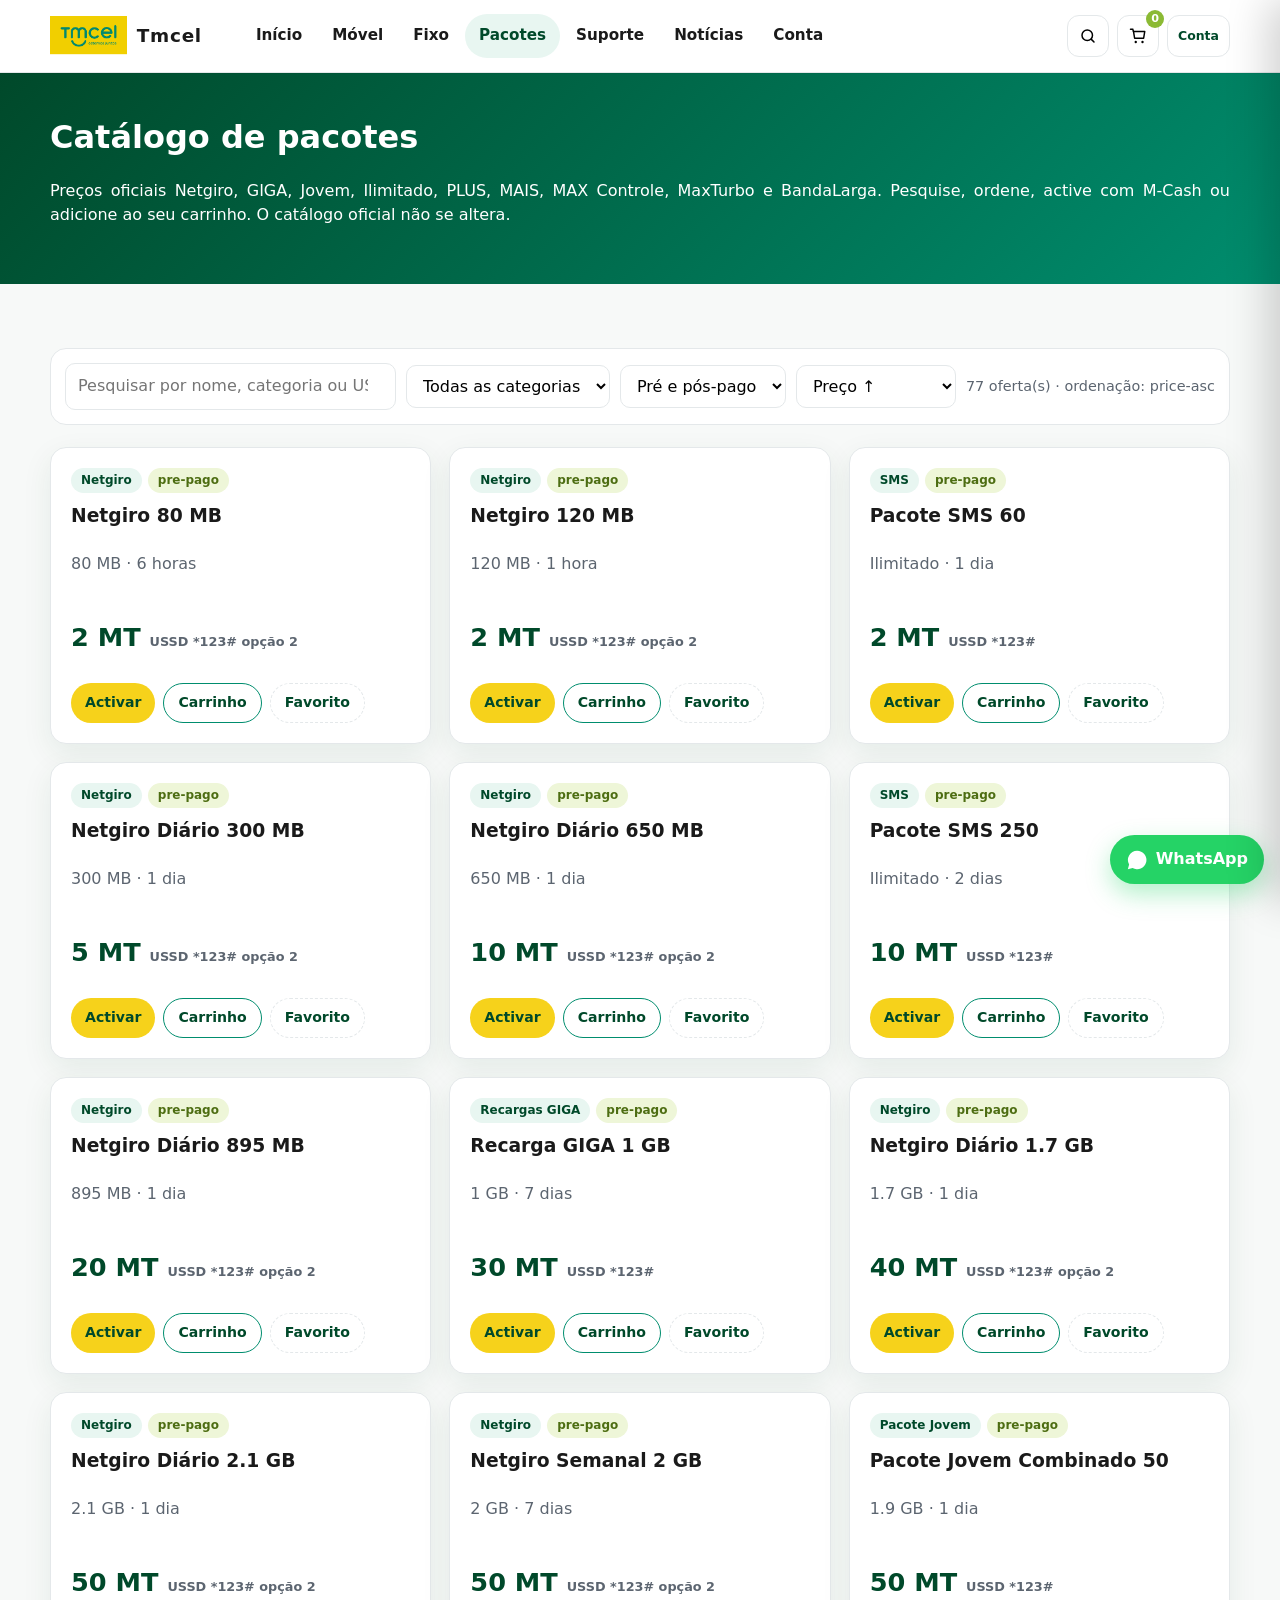
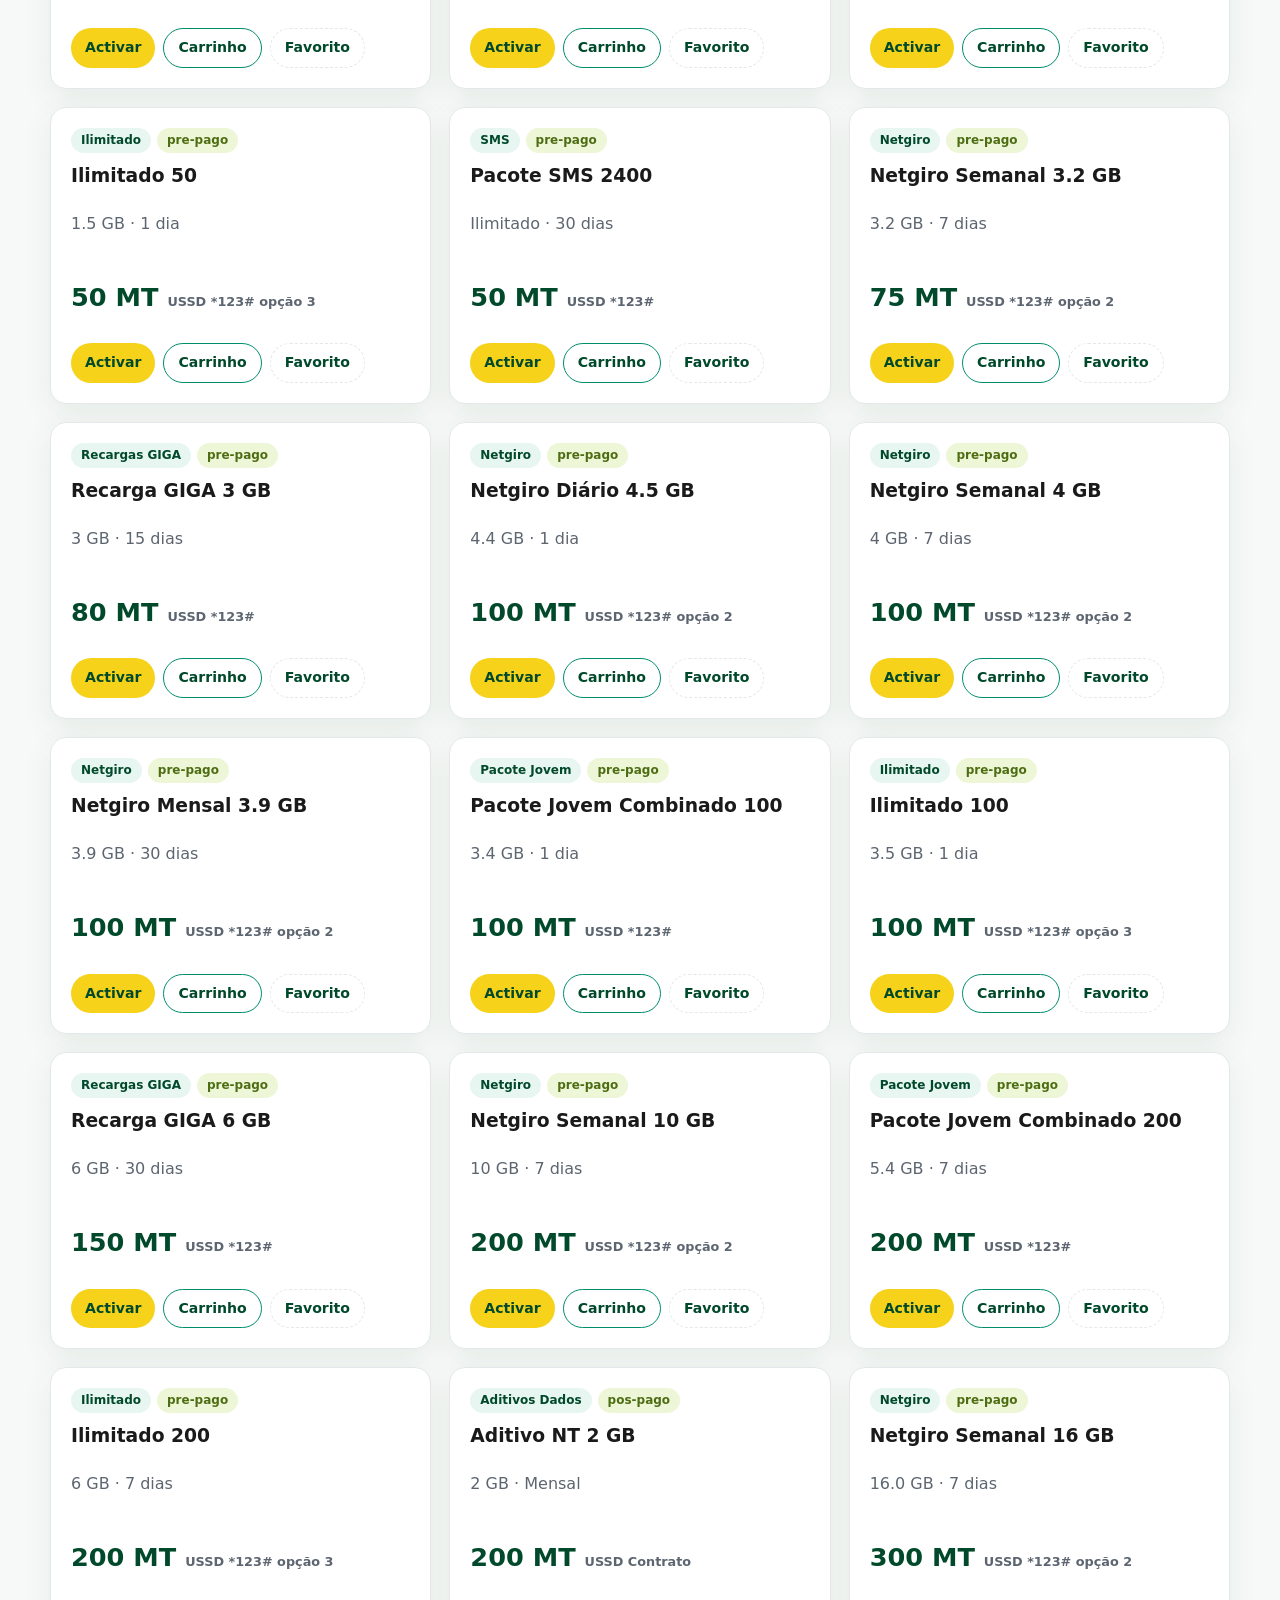
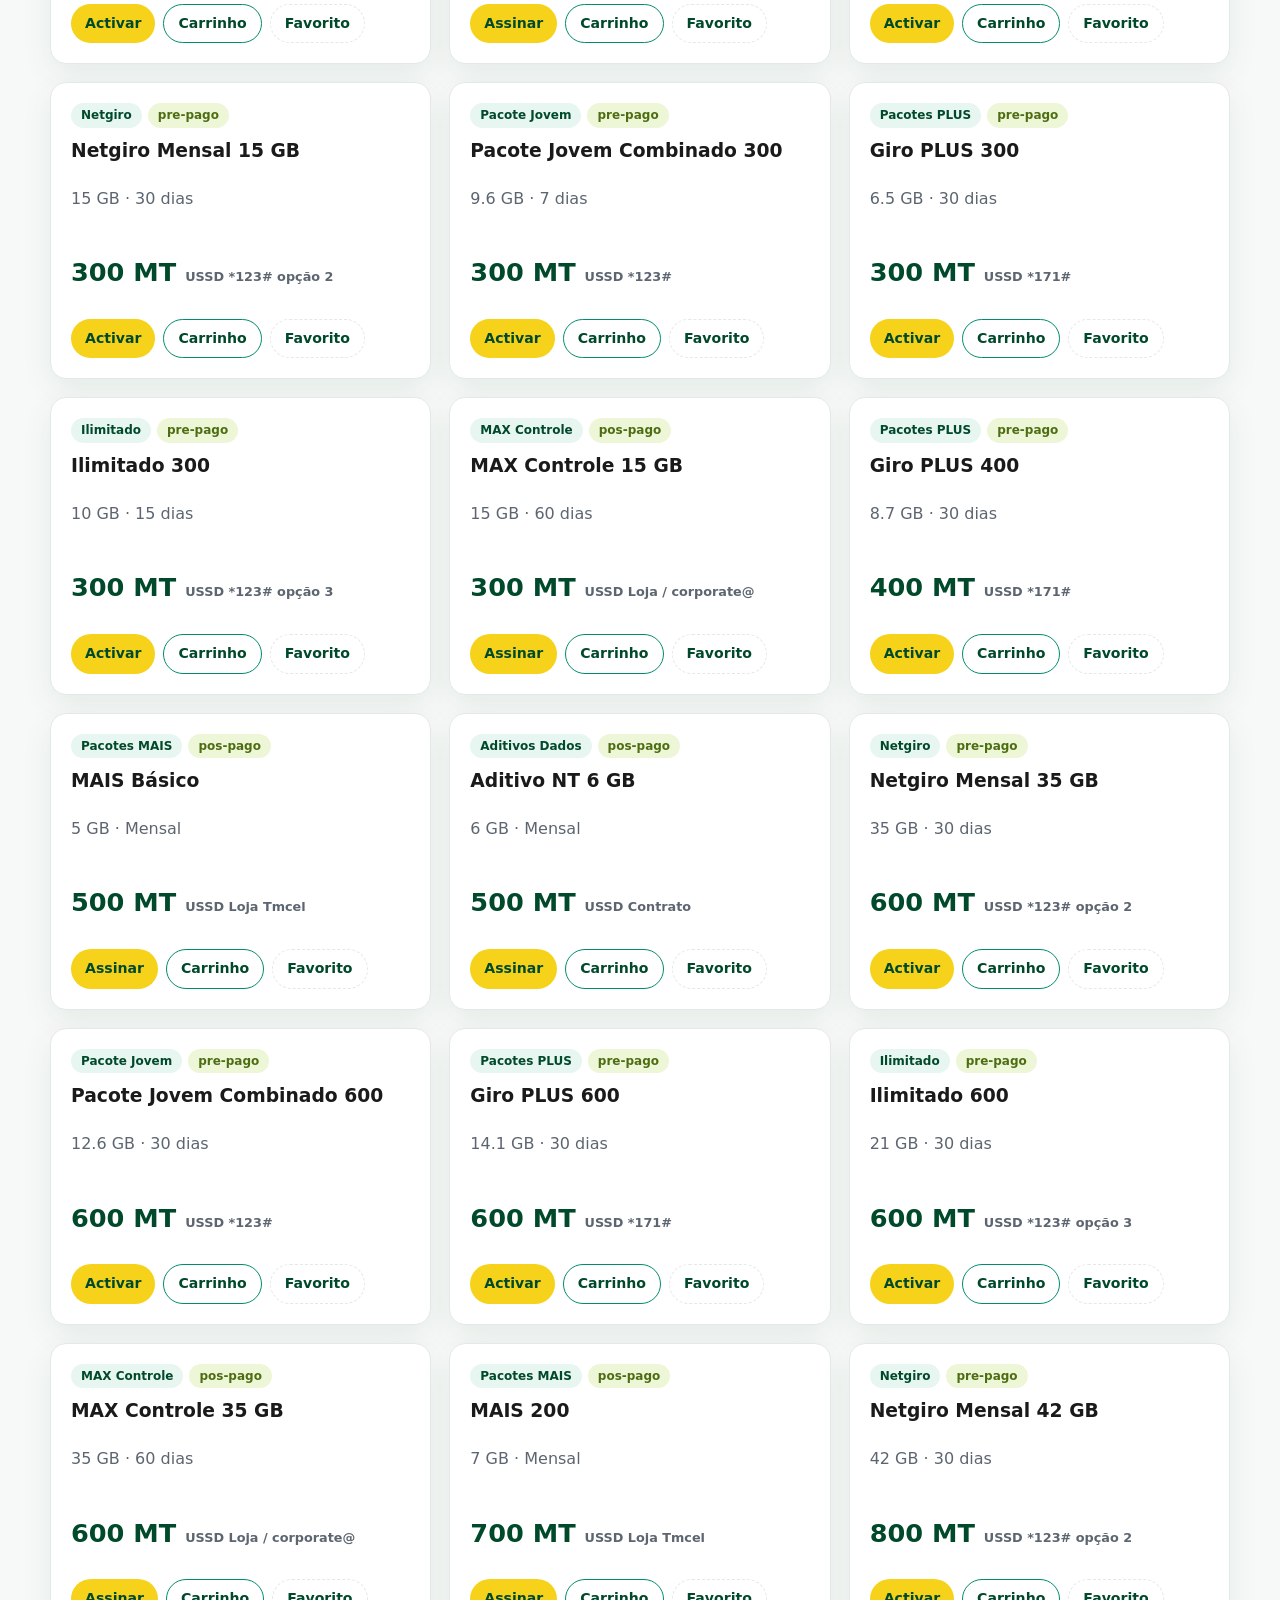
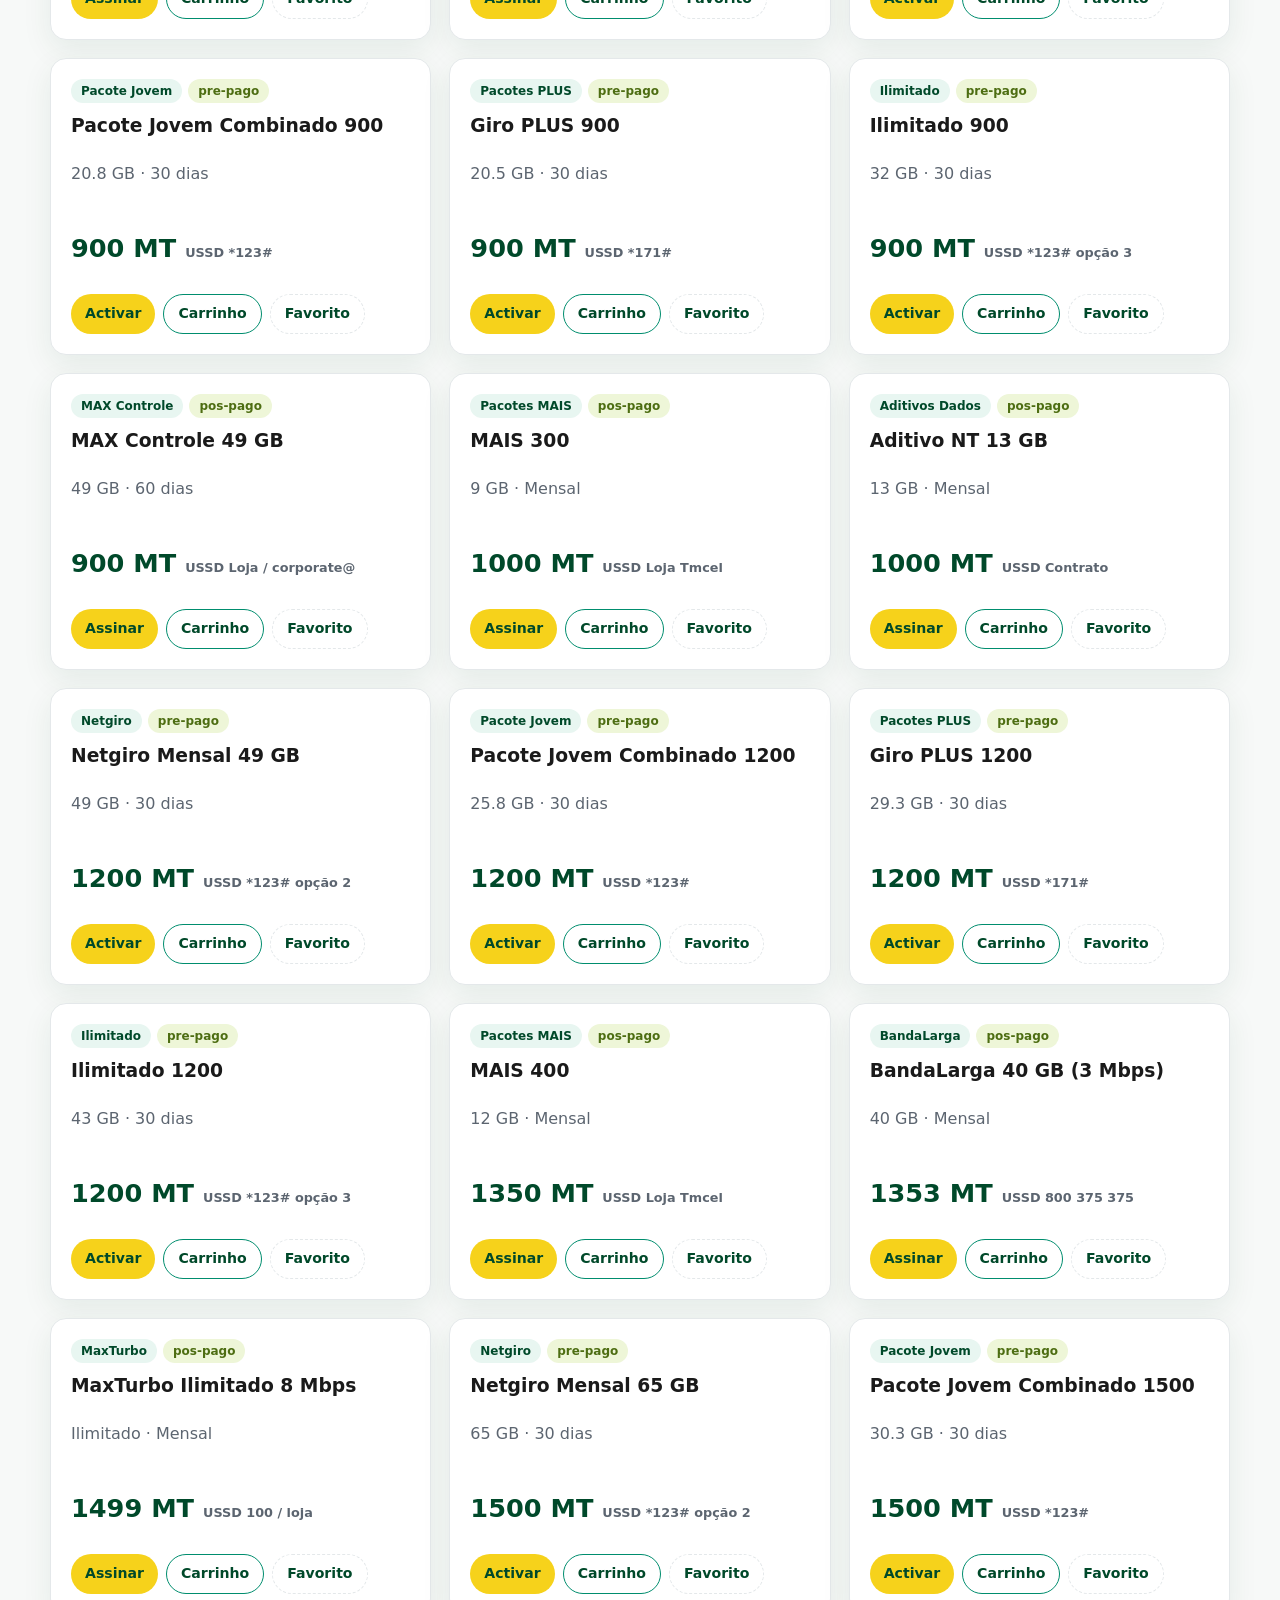
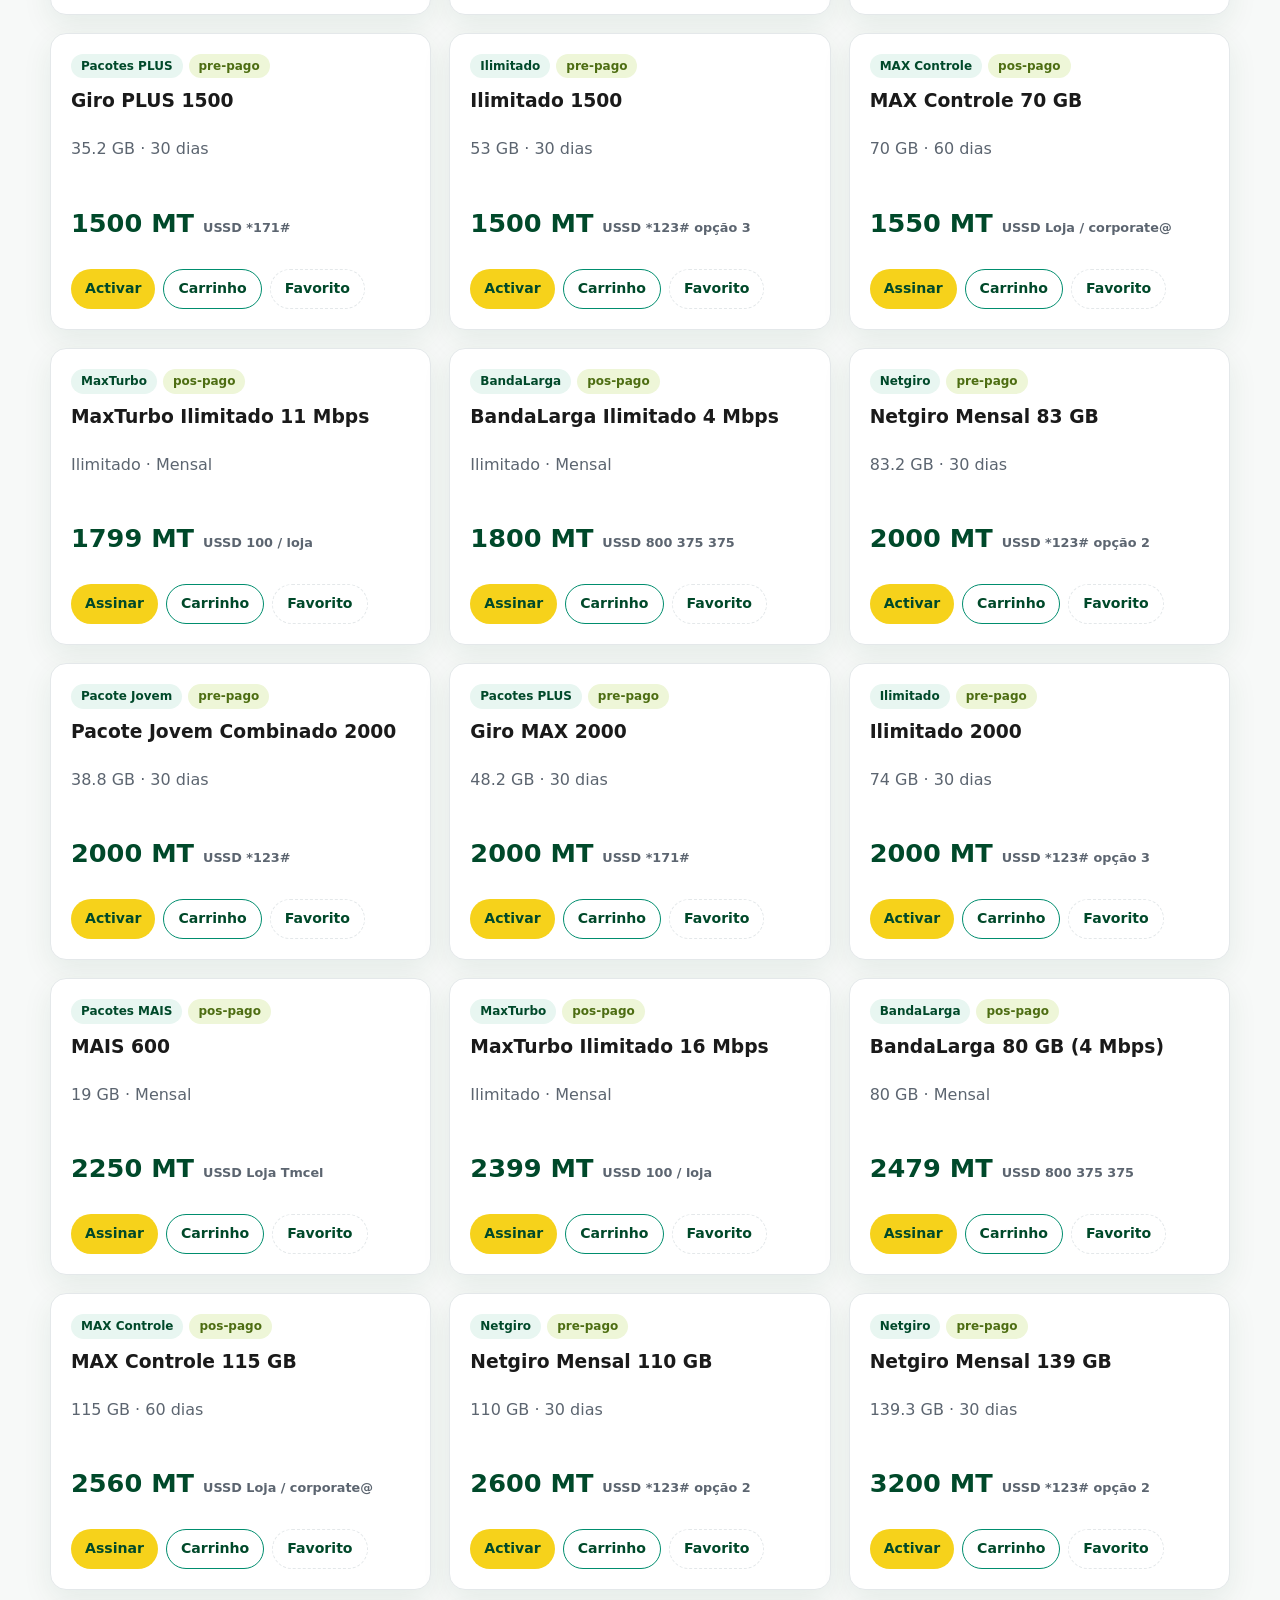
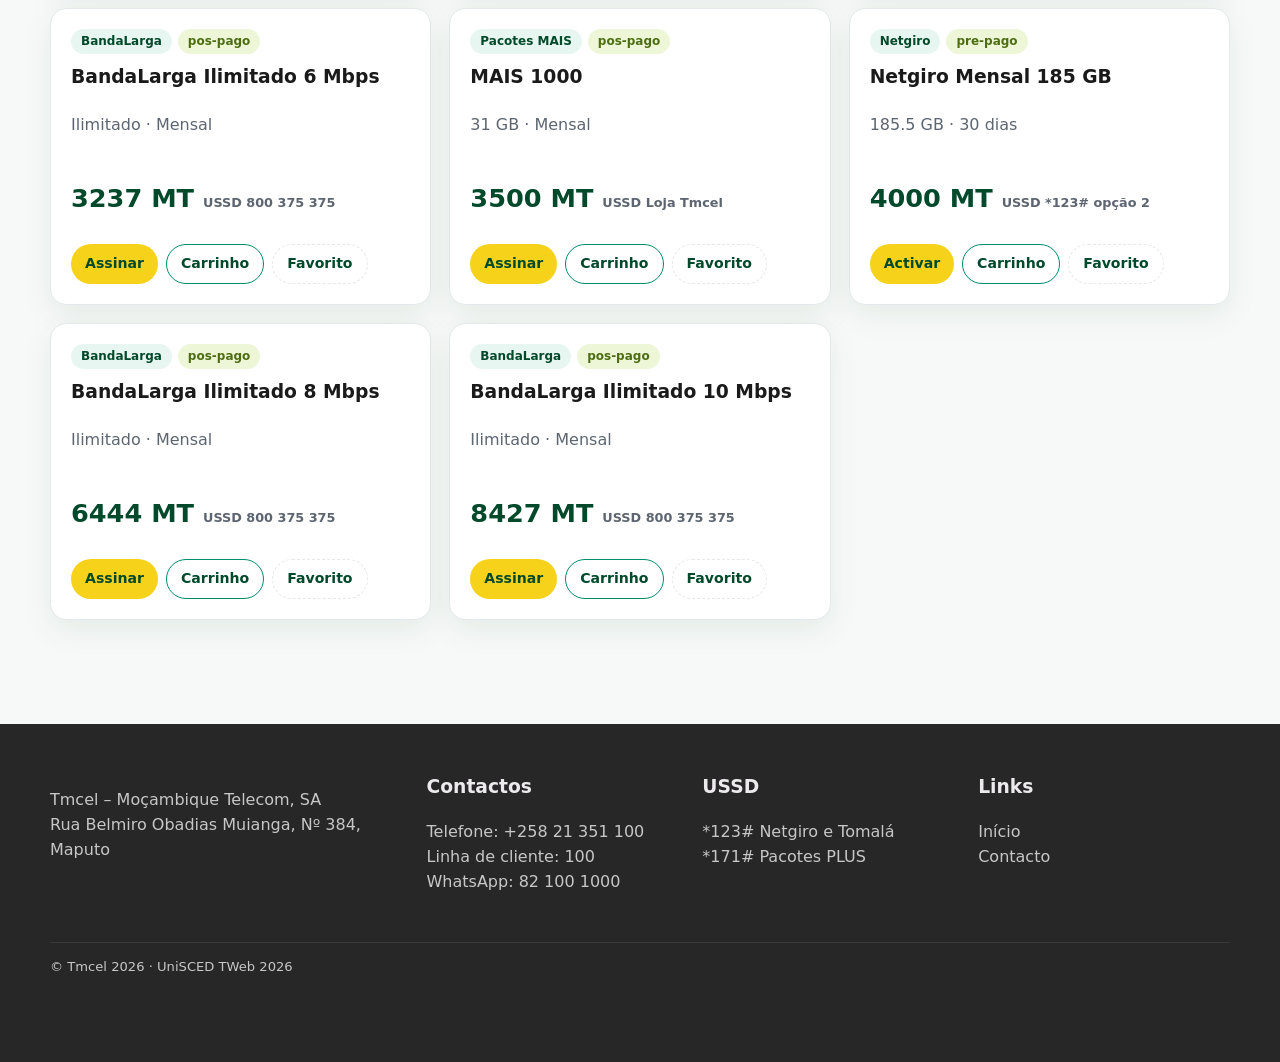
<file: pacotes.html>
<!DOCTYPE html>
<html lang="pt">
<head>
  <meta charset="UTF-8">
  <meta name="viewport" content="width=device-width, initial-scale=1">
  <title>Pacotes – Tmcel</title>
  <link rel="icon" href="assets/img/sorriso.png">
  <link rel="stylesheet" href="css/style.css">
</head>
<body>
  <a class="skip-link" href="#conteudo">Saltar para o conteúdo</a>
  <header class="site-header">
    <div class="container header-inner">
      <a class="logo" href="index.html"><img src="assets/img/logo-tmcel.png" alt="Tmcel"><strong>Tmcel</strong></a>
      <button class="nav-toggle" type="button" data-nav-toggle aria-expanded="false" aria-label="Abrir menu"><span></span><span></span><span></span></button>
      <nav class="nav-main" aria-label="Principal">
        <a href="index.html">Início</a>
        <a href="pacotes.html" aria-current="page">Pacotes</a>
        <a href="servicos.html">Serviços</a>
        <a href="lojas.html">Lojas</a>
        <a href="noticias.html">Notícias</a>
        <a href="suporte.html">Suporte</a>
        <a href="contacto.html">Contacto</a>
      </nav>
      <div class="header-tools">
        <button class="icon-btn" type="button" data-open-search aria-label="Pesquisar">Go</button>
        <button class="icon-btn" type="button" data-open-cart aria-label="Carrinho">Cart <span class="badge" data-cart-count>0</span></button>
      </div>
    </div>
  </header>

  <header class="page-hero">
    <div class="container">
      <h1>Catálogo de pacotes</h1>
      <p>Preços oficiais Netgiro, GIGA, Jovem, Ilimitado, PLUS, MAIS, MAX Controle, MaxTurbo e BandaLarga. Pesquise, ordene, active com M-Cash ou adicione ao seu carrinho. O catálogo oficial não se altera.</p>
    </div>
  </header>

  <main id="conteudo" class="section">
    <div class="container">
      <div class="toolbar" role="search">
        <input id="filter-q" type="search" placeholder="Pesquisar por nome, categoria ou USSD…" aria-label="Pesquisar pacotes">
        <select id="filter-category" aria-label="Categoria">
          <option value="todas">Todas as categorias</option>
        </select>
        <select id="filter-type" aria-label="Tipo">
          <option value="todos">Pré e pós-pago</option>
          <option value="pre-pago">Pré-pago</option>
          <option value="pos-pago">Pós-pago</option>
        </select>
        <select id="filter-sort" aria-label="Ordenar">
          <option value="price-asc">Preço ↑</option>
          <option value="price-desc">Preço ↓</option>
          <option value="volume-desc">Volume ↓</option>
          <option value="volume-asc">Volume ↑</option>
          <option value="validity">Validade</option>
          <option value="name">Nome A–Z</option>
          <option value="date">Mais recentes</option>
        </select>
        <span class="results-meta" id="results-meta"></span>
      </div>

      <div class="grid-3" id="package-grid" aria-live="polite"></div>
    </div>
  </main>

  <footer class="site-footer">
    <div class="container footer-grid">
      <div><p>Tmcel – Moçambique Telecom, SA<br>Rua Belmiro Obadias Muianga, Nº 384, Maputo</p></div>
      <div><h3>Contactos</h3><p>Telefone: <a href="tel:+25821351100">+258 21 351 100</a><br>Linha de cliente: 100<br>WhatsApp: <a href="https://wa.me/258821001000" target="_blank" rel="noopener">82 100 1000</a></p></div>
      <div><h3>USSD</h3><p>*123# Netgiro e Tomalá<br>*171# Pacotes PLUS</p></div>
      <div><h3>Links</h3><p><a href="index.html">Início</a><br><a href="contacto.html">Contacto</a></p></div>
    </div>
    <div class="container socket"><span>© Tmcel <span data-year></span> · UniSCED TWeb 2026</span></div>
  </footer>

  <div class="backdrop" id="backdrop"></div>
  <aside class="drawer" id="cart-drawer" aria-label="Carrinho">
    <div class="drawer-head"><strong>Carrinho</strong><button class="icon-btn" type="button" data-close-cart>×</button></div>
    <div class="drawer-body" data-cart-body></div>
    <div class="drawer-foot"><strong data-cart-total>0 MT</strong></div>
  </aside>
  <div class="search-overlay" id="search-overlay">
    <div class="search-box">
      <label for="global-search">Pesquisar</label>
      <input id="global-search" type="search" placeholder="Pacote, loja, notícia…">
      <div class="search-hits" id="search-hits"></div>
    </div>
  </div>
  <script src="js/data.js"></script>
  <script src="js/app.js"></script>
  <script src="js/account.js"></script>
  <script src="js/catalog.js"></script>
</body>
</html>
</file>
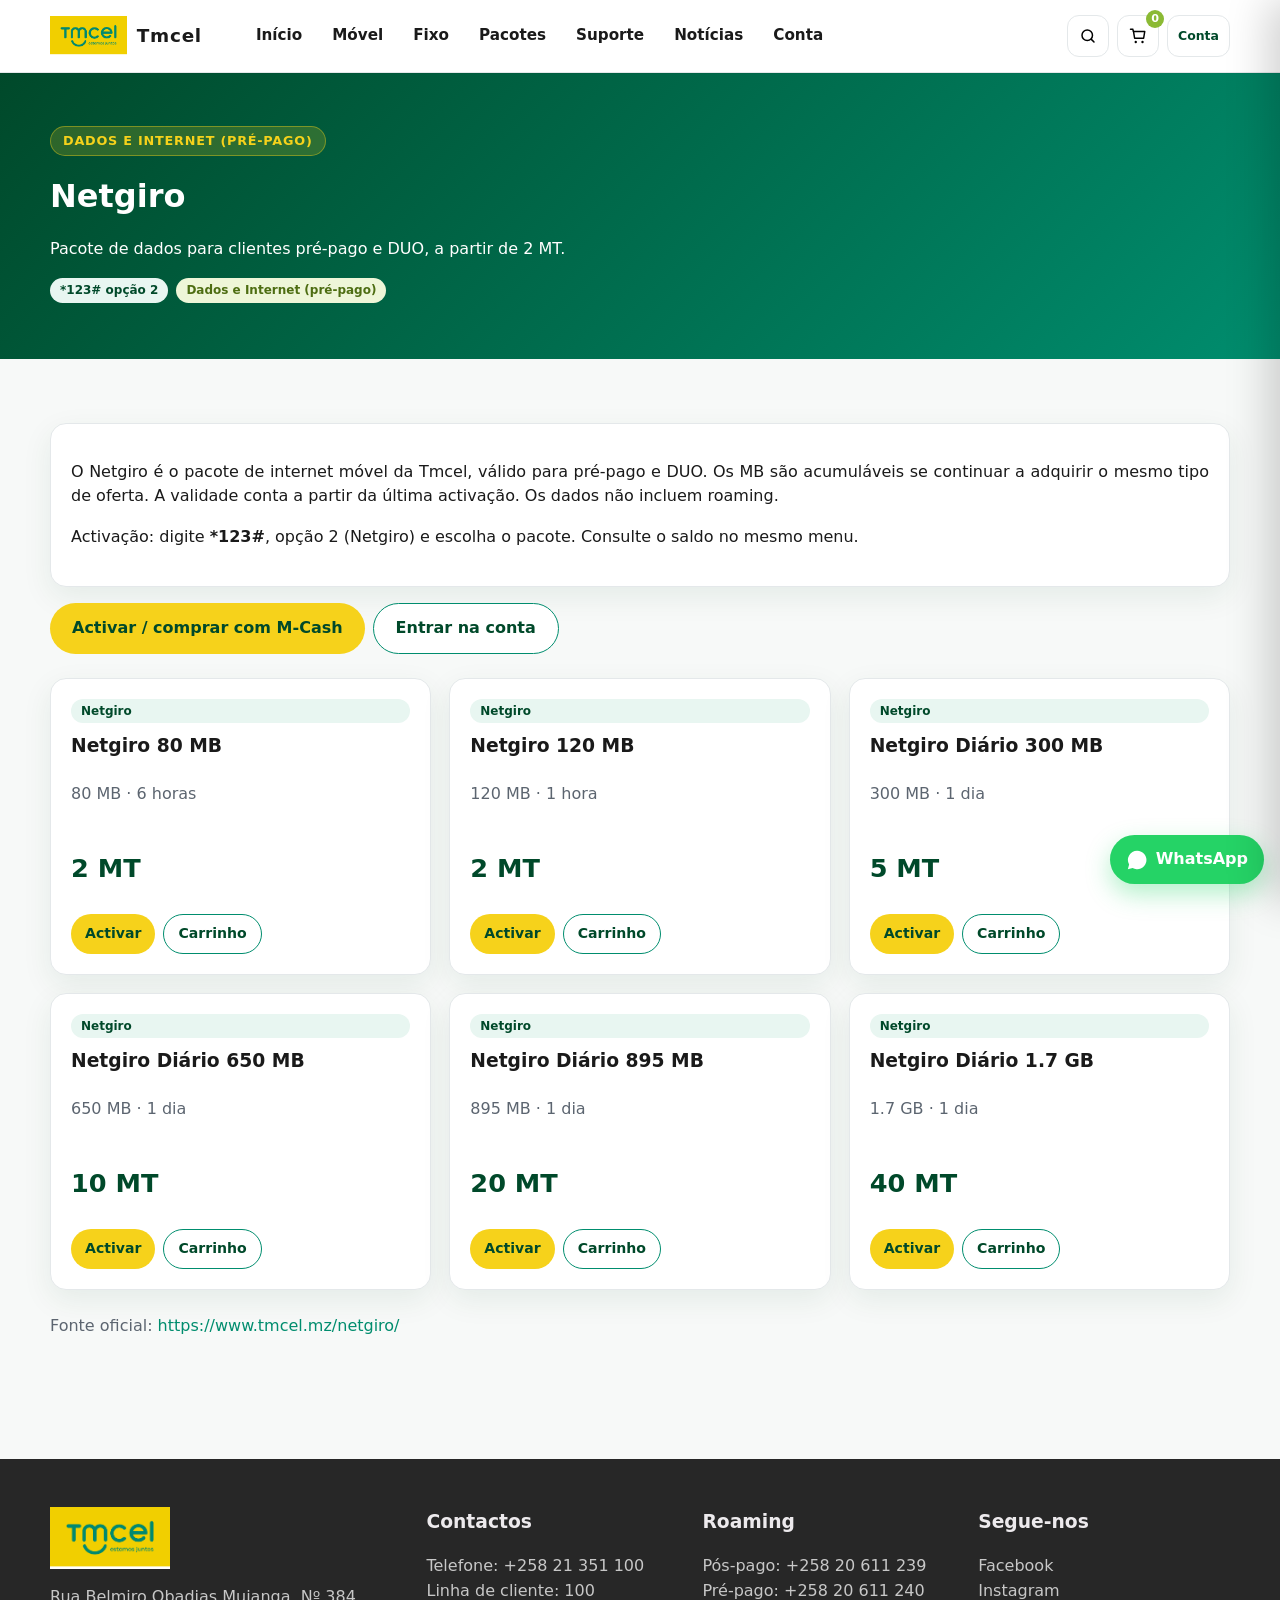
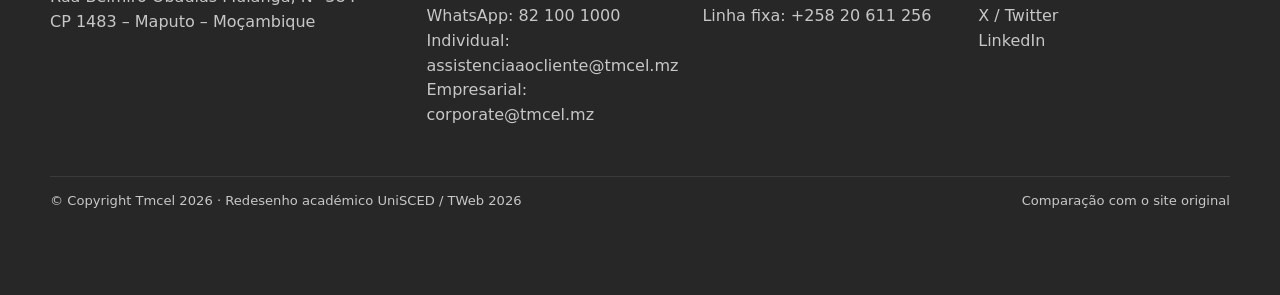
<file: produto.html>
<!DOCTYPE html>
<html lang="pt">
<head>
  <meta charset="UTF-8">
  <meta name="viewport" content="width=device-width, initial-scale=1">
  <meta name="description" content="Produto Tmcel – conteúdo alinhado com tmcel.mz.">
  <title>Produto – Tmcel</title>
  <link rel="icon" href="assets/img/sorriso.png">
  <link rel="stylesheet" href="css/style.css">
</head>
<body>
  <a class="skip-link" href="#conteudo">Saltar para o conteúdo</a>
  <header class="site-header">
    <div class="container header-inner">
      <a class="logo" href="index.html"><img src="assets/img/logo-tmcel.png" alt="Tmcel"><strong>Tmcel</strong></a>
      <button class="nav-toggle" type="button" data-nav-toggle aria-expanded="false" aria-label="Abrir menu"><span></span><span></span><span></span></button>
      <nav class="nav-main" aria-label="Principal"></nav>
      <div class="header-tools">
        <button class="icon-btn" type="button" data-open-search aria-label="Pesquisar">Go</button>
        <button class="icon-btn" type="button" data-open-cart aria-label="Carrinho">Cart <span class="badge" data-cart-count>0</span></button>
      </div>
    </div>
  </header>

  <header class="page-hero">
    <div class="container">
      <p class="kicker" id="product-group">Móvel</p>
      <h1 id="product-title">Produto</h1>
      <p id="product-summary"></p>
      <div class="product-meta" id="product-meta"></div>
    </div>
  </header>

  <main id="conteudo" class="section">
    <div class="container">
      <article class="card" id="product-body"></article>
      <div class="form-actions" id="product-cta" style="margin-top:16px"></div>
      <div id="product-catalog" class="grid-3" style="margin-top:24px"></div>
      <p class="muted" style="margin-top:24px" id="product-official"></p>
    </div>
  </main>

  <footer class="site-footer">
    <div class="container footer-grid">
      <div>
        <img src="assets/img/logo-tmcel.png" alt="" width="120">
        <p>Rua Belmiro Obadias Muianga, Nº 384<br>CP 1483 – Maputo – Moçambique</p>
      </div>
      <div>
        <h3>Contactos</h3>
        <p>Telefone: <a href="tel:+25821351100">+258 21 351 100</a><br>Linha de cliente: 100<br>WhatsApp: <a href="https://wa.me/258821001000" target="_blank" rel="noopener">82 100 1000</a><br>Individual: assistenciaaocliente@tmcel.mz<br>Empresarial: corporate@tmcel.mz</p>
      </div>
      <div>
        <h3>Roaming</h3>
        <p>Pós-pago: +258 20 611 239<br>Pré-pago: +258 20 611 240<br>Linha fixa: +258 20 611 256</p>
      </div>
      <div>
        <h3>Segue-nos</h3>
        <p>
          <a href="https://www.facebook.com/tmcel.mz/">Facebook</a><br>
          <a href="https://www.instagram.com/tmcel.mz/">Instagram</a><br>
          <a href="https://twitter.com/tmcel_mz">X / Twitter</a><br>
          <a href="https://www.linkedin.com/company/tmcel.mz/">LinkedIn</a>
        </p>
      </div>
    </div>
    <div class="container socket">
      <span>© Copyright Tmcel <span data-year></span> · Redesenho académico UniSCED / TWeb 2026</span>
      <a href="comparacao.html">Comparação com o site original</a>
    </div>
  </footer>

  <div class="backdrop" id="backdrop"></div>
  <aside class="drawer" id="cart-drawer" aria-label="Carrinho">
    <div class="drawer-head"><strong>Carrinho</strong><button class="icon-btn" type="button" data-close-cart aria-label="Fechar">×</button></div>
    <div class="drawer-body" data-cart-body></div>
    <div class="drawer-foot"><strong data-cart-total>0 MT</strong></div>
  </aside>
  <div class="search-overlay" id="search-overlay">
    <div class="search-box">
      <label for="global-search">Pesquisar pacotes, lojas e notícias</label>
      <input id="global-search" type="search" placeholder="Ex.: Netgiro, Beira, 5G…" autocomplete="off">
      <div class="search-hits" id="search-hits"></div>
    </div>
  </div>
  <script src="js/data.js"></script>
  <script src="js/app.js"></script>
  <script src="js/account.js"></script>
  <script src="js/product.js"></script>
</body>
</html>
</file>
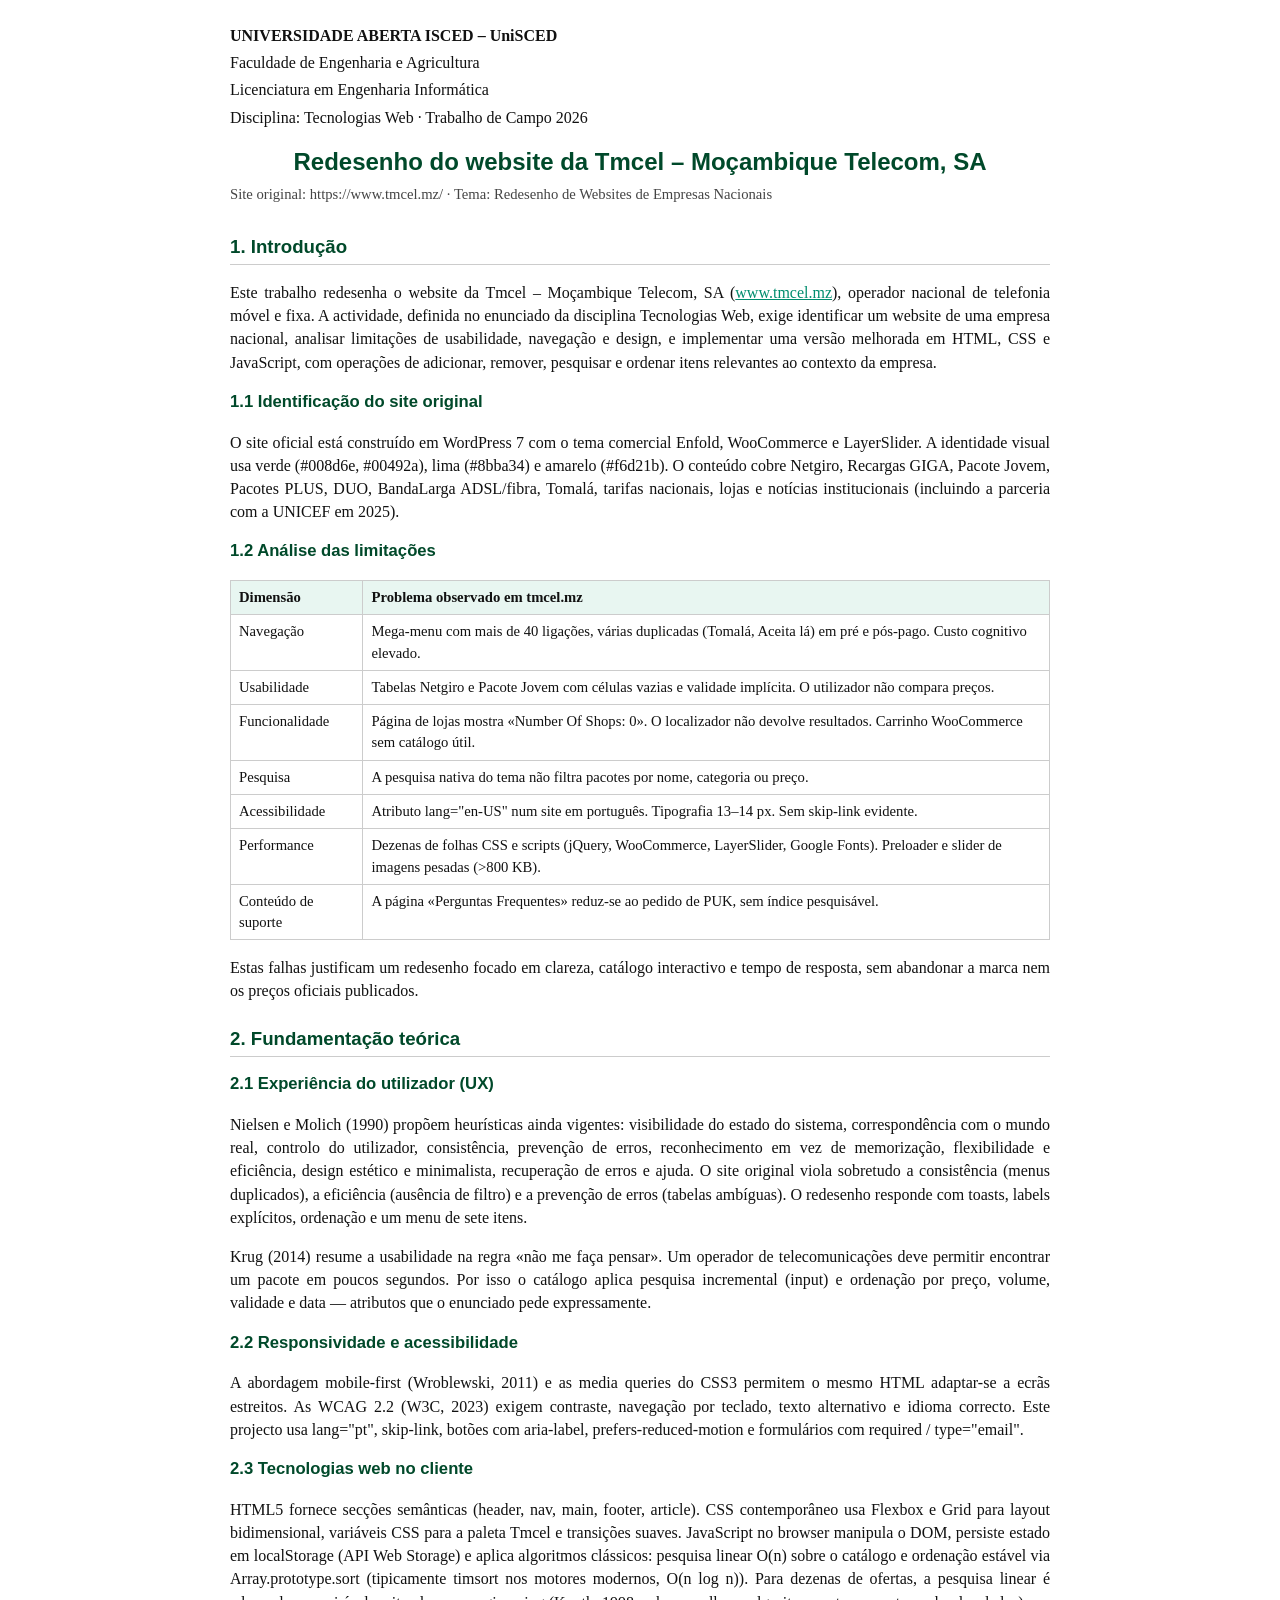
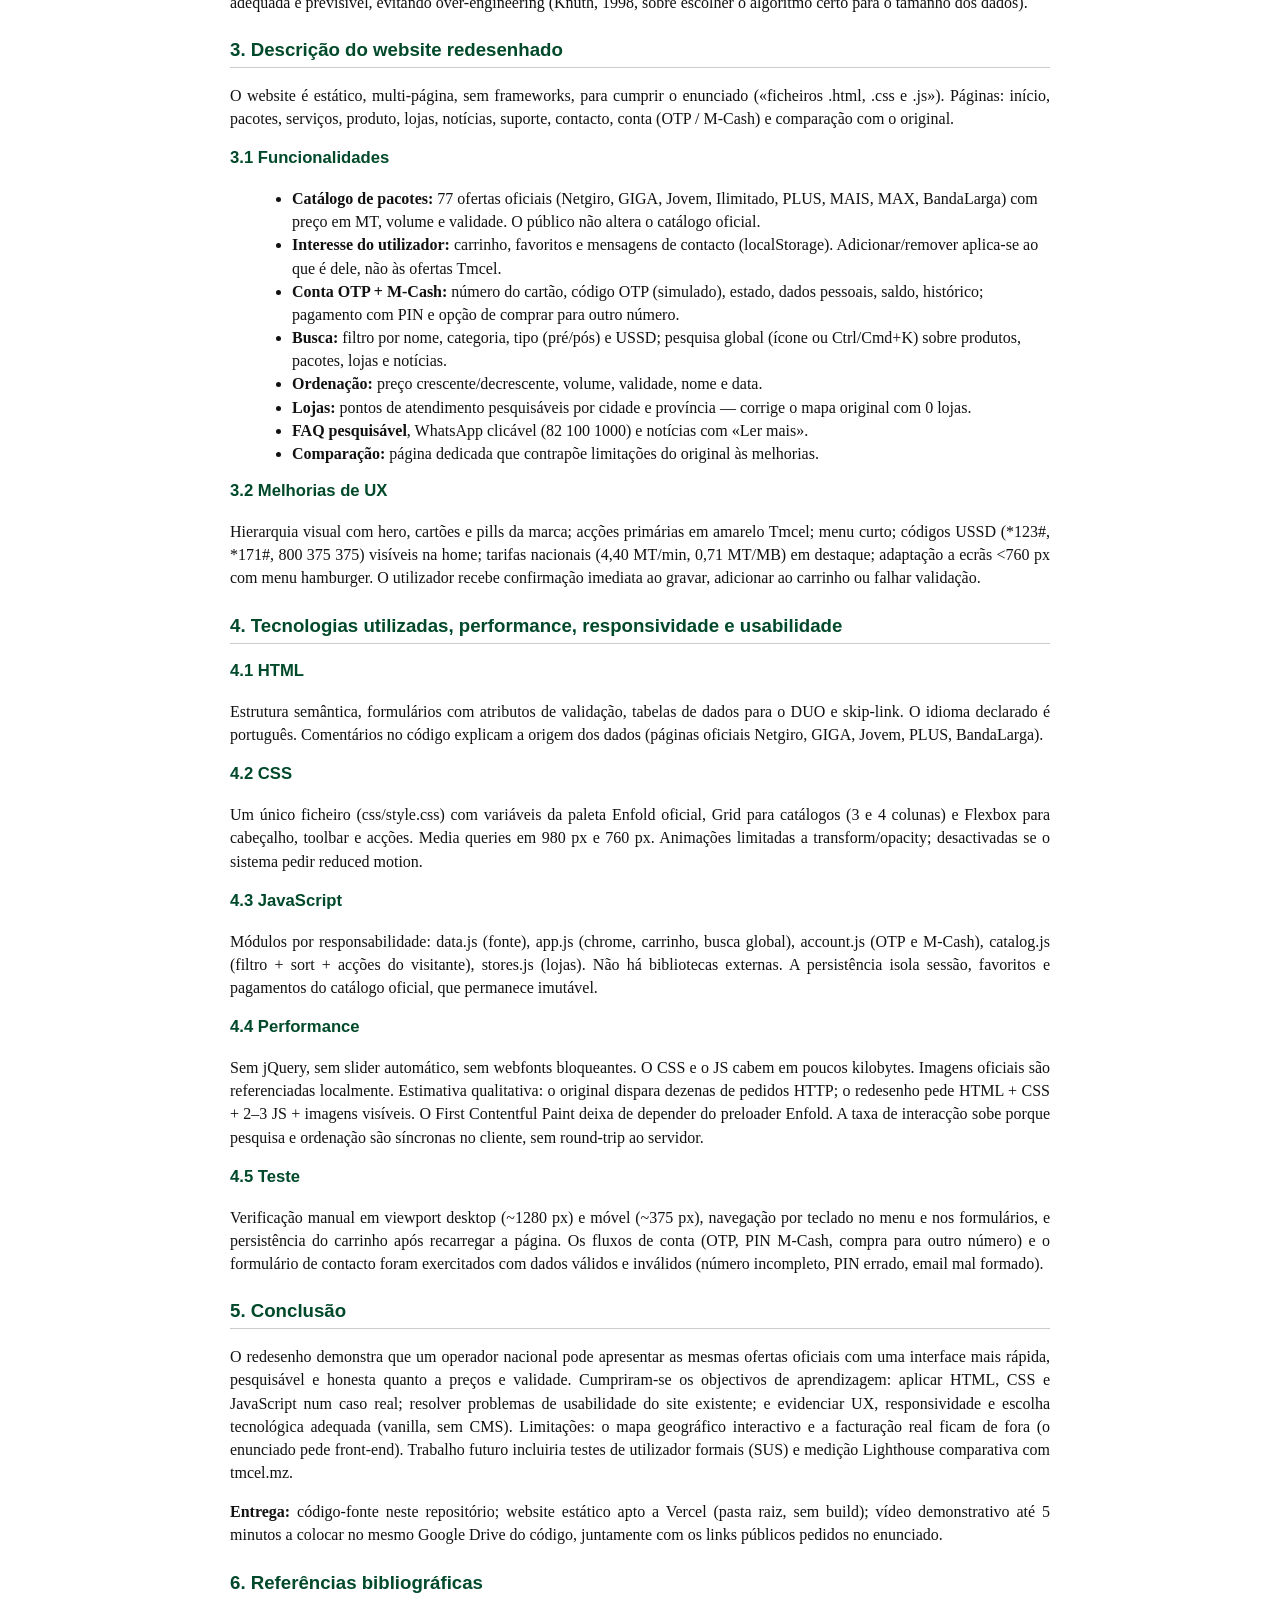
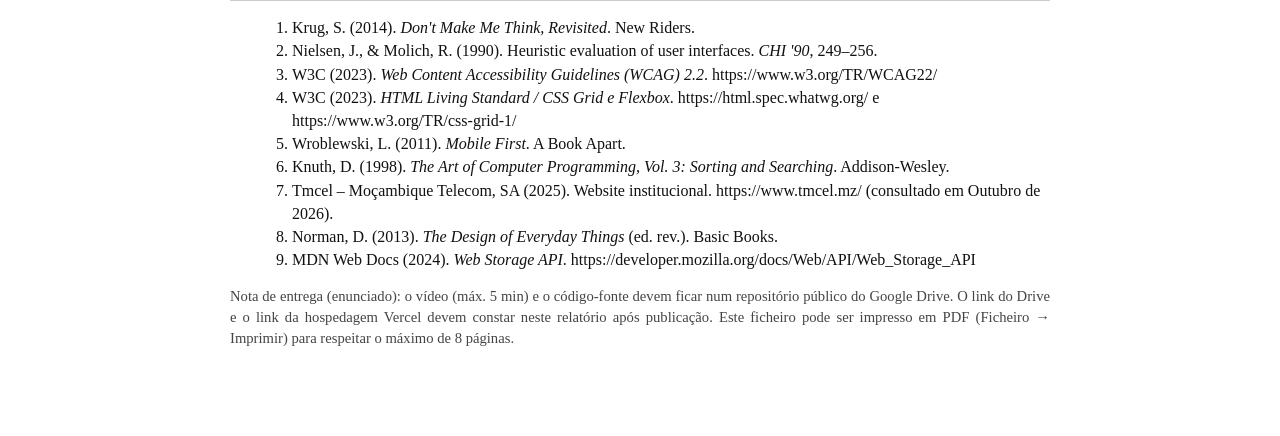
<file: relatorio.html>
<!DOCTYPE html>
<html lang="pt">
<head>
  <meta charset="UTF-8">
  <meta name="viewport" content="width=device-width, initial-scale=1">
  <title>Relatório – Redesenho Tmcel | UniSCED TWeb 2026</title>
  <style>
    @page { size: A4; margin: 18mm 16mm; }
    :root { --g: #00492a; --a: #008d6e; }
    body { font-family: "Times New Roman", Times, serif; font-size: 12pt; line-height: 1.45; color: #111; max-width: 820px; margin: 24px auto; padding: 0 16px 48px; }
    h1, h2, h3 { font-family: "Segoe UI", sans-serif; color: var(--g); }
    h1 { font-size: 18pt; text-align: center; margin-bottom: 4px; }
    h2 { font-size: 14pt; border-bottom: 1px solid #ccc; padding-bottom: 4px; margin-top: 22px; }
    h3 { font-size: 12.5pt; margin-top: 14px; }
    .cover { text-align: center; margin-bottom: 28px; }
    .cover p { margin: 4px 0; }
    p { text-align: justify; }
    table { width: 100%; border-collapse: collapse; font-size: 11pt; margin: 12px 0; }
    th, td { border: 1px solid #ccc; padding: 6px 8px; text-align: left; vertical-align: top; }
    th { background: #e8f6f1; }
    ul, ol { margin: 6px 0 10px 22px; }
    .muted { color: #444; font-size: 11pt; }
    a { color: var(--a); }
    @media print { body { margin: 0; } a { color: inherit; text-decoration: none; } }
  </style>
</head>
<body>
  <header class="cover">
    <p><strong>UNIVERSIDADE ABERTA ISCED – UniSCED</strong></p>
    <p>Faculdade de Engenharia e Agricultura</p>
    <p>Licenciatura em Engenharia Informática</p>
    <p>Disciplina: Tecnologias Web · Trabalho de Campo 2026</p>
    <h1>Redesenho do website da Tmcel – Moçambique Telecom, SA</h1>
    <p class="muted">Site original: https://www.tmcel.mz/ · Tema: Redesenho de Websites de Empresas Nacionais</p>
  </header>

  <h2>1. Introdução</h2>
  <p>
    Este trabalho redesenha o website da Tmcel – Moçambique Telecom, SA
    (<a href="https://www.tmcel.mz/">www.tmcel.mz</a>), operador nacional de telefonia
    móvel e fixa. A actividade, definida no enunciado da disciplina Tecnologias Web,
    exige identificar um website de uma empresa nacional, analisar limitações de
    usabilidade, navegação e design, e implementar uma versão melhorada em HTML, CSS
    e JavaScript, com operações de adicionar, remover, pesquisar e ordenar itens
    relevantes ao contexto da empresa.
  </p>
  <h3>1.1 Identificação do site original</h3>
  <p>
    O site oficial está construído em WordPress 7 com o tema comercial Enfold,
    WooCommerce e LayerSlider. A identidade visual usa verde (#008d6e, #00492a),
    lima (#8bba34) e amarelo (#f6d21b). O conteúdo cobre Netgiro, Recargas GIGA,
    Pacote Jovem, Pacotes PLUS, DUO, BandaLarga ADSL/fibra, Tomalá, tarifas nacionais,
    lojas e notícias institucionais (incluindo a parceria com a UNICEF em 2025).
  </p>
  <h3>1.2 Análise das limitações</h3>
  <table>
    <thead><tr><th>Dimensão</th><th>Problema observado em tmcel.mz</th></tr></thead>
    <tbody>
      <tr><td>Navegação</td><td>Mega-menu com mais de 40 ligações, várias duplicadas (Tomalá, Aceita lá) em pré e pós-pago. Custo cognitivo elevado.</td></tr>
      <tr><td>Usabilidade</td><td>Tabelas Netgiro e Pacote Jovem com células vazias e validade implícita. O utilizador não compara preços.</td></tr>
      <tr><td>Funcionalidade</td><td>Página de lojas mostra «Number Of Shops: 0». O localizador não devolve resultados. Carrinho WooCommerce sem catálogo útil.</td></tr>
      <tr><td>Pesquisa</td><td>A pesquisa nativa do tema não filtra pacotes por nome, categoria ou preço.</td></tr>
      <tr><td>Acessibilidade</td><td>Atributo lang="en-US" num site em português. Tipografia 13–14 px. Sem skip-link evidente.</td></tr>
      <tr><td>Performance</td><td>Dezenas de folhas CSS e scripts (jQuery, WooCommerce, LayerSlider, Google Fonts). Preloader e slider de imagens pesadas (&gt;800 KB).</td></tr>
      <tr><td>Conteúdo de suporte</td><td>A página «Perguntas Frequentes» reduz-se ao pedido de PUK, sem índice pesquisável.</td></tr>
    </tbody>
  </table>
  <p>
    Estas falhas justificam um redesenho focado em clareza, catálogo interactivo e
    tempo de resposta, sem abandonar a marca nem os preços oficiais publicados.
  </p>

  <h2>2. Fundamentação teórica</h2>
  <h3>2.1 Experiência do utilizador (UX)</h3>
  <p>
    Nielsen e Molich (1990) propõem heurísticas ainda vigentes: visibilidade do
    estado do sistema, correspondência com o mundo real, controlo do utilizador,
    consistência, prevenção de erros, reconhecimento em vez de memorização, flexibilidade
    e eficiência, design estético e minimalista, recuperação de erros e ajuda.
    O site original viola sobretudo a consistência (menus duplicados), a eficiência
    (ausência de filtro) e a prevenção de erros (tabelas ambíguas). O redesenho
    responde com toasts, labels explícitos, ordenação e um menu de sete itens.
  </p>
  <p>
    Krug (2014) resume a usabilidade na regra «não me faça pensar». Um operador de
    telecomunicações deve permitir encontrar um pacote em poucos segundos. Por isso
    o catálogo aplica pesquisa incremental (input) e ordenação por preço, volume,
    validade e data — atributos que o enunciado pede expressamente.
  </p>
  <h3>2.2 Responsividade e acessibilidade</h3>
  <p>
    A abordagem mobile-first (Wroblewski, 2011) e as media queries do CSS3 permitem
    o mesmo HTML adaptar-se a ecrãs estreitos. As WCAG 2.2 (W3C, 2023) exigem
    contraste, navegação por teclado, texto alternativo e idioma correcto. Este
    projecto usa lang="pt", skip-link, botões com aria-label, prefers-reduced-motion
    e formulários com required / type="email".
  </p>
  <h3>2.3 Tecnologias web no cliente</h3>
  <p>
    HTML5 fornece secções semânticas (header, nav, main, footer, article). CSS
    contemporâneo usa Flexbox e Grid para layout bidimensional, variáveis CSS para
    a paleta Tmcel e transições suaves. JavaScript no browser manipula o DOM,
    persiste estado em localStorage (API Web Storage) e aplica algoritmos clássicos:
    pesquisa linear O(n) sobre o catálogo e ordenação estável via
    Array.prototype.sort (tipicamente timsort nos motores modernos, O(n log n)).
    Para dezenas de ofertas, a pesquisa linear é adequada e previsível, evitando
    over-engineering (Knuth, 1998, sobre escolher o algoritmo certo para o tamanho
    dos dados).
  </p>

  <h2>3. Descrição do website redesenhado</h2>
  <p>
     O website é estático, multi-página, sem frameworks, para cumprir o enunciado
     («ficheiros .html, .css e .js»). Páginas: início, pacotes, serviços, produto,
     lojas, notícias, suporte, contacto, conta (OTP / M-Cash) e comparação com o original.
  </p>
  <h3>3.1 Funcionalidades</h3>
  <ul>
     <li><strong>Catálogo de pacotes:</strong> 77 ofertas oficiais (Netgiro, GIGA, Jovem, Ilimitado, PLUS, MAIS, MAX, BandaLarga) com preço em MT, volume e validade. O público não altera o catálogo oficial.</li>
     <li><strong>Interesse do utilizador:</strong> carrinho, favoritos e mensagens de contacto (localStorage). Adicionar/remover aplica-se ao que é dele, não às ofertas Tmcel.</li>
     <li><strong>Conta OTP + M-Cash:</strong> número do cartão, código OTP (simulado), estado, dados pessoais, saldo, histórico; pagamento com PIN e opção de comprar para outro número.</li>
     <li><strong>Busca:</strong> filtro por nome, categoria, tipo (pré/pós) e USSD; pesquisa global (ícone ou Ctrl/Cmd+K) sobre produtos, pacotes, lojas e notícias.</li>
     <li><strong>Ordenação:</strong> preço crescente/decrescente, volume, validade, nome e data.</li>
     <li><strong>Lojas:</strong> pontos de atendimento pesquisáveis por cidade e província — corrige o mapa original com 0 lojas.</li>
     <li><strong>FAQ pesquisável</strong>, WhatsApp clicável (82 100 1000) e notícias com «Ler mais».</li>
     <li><strong>Comparação:</strong> página dedicada que contrapõe limitações do original às melhorias.</li>
  </ul>
  <h3>3.2 Melhorias de UX</h3>
  <p>
    Hierarquia visual com hero, cartões e pills da marca; acções primárias em amarelo
    Tmcel; menu curto; códigos USSD (*123#, *171#, 800 375 375) visíveis na home;
    tarifas nacionais (4,40 MT/min, 0,71 MT/MB) em destaque; adaptação a ecrãs
    &lt;760 px com menu hamburger. O utilizador recebe confirmação imediata ao
    gravar, adicionar ao carrinho ou falhar validação.
  </p>

  <h2>4. Tecnologias utilizadas, performance, responsividade e usabilidade</h2>
  <h3>4.1 HTML</h3>
  <p>
    Estrutura semântica, formulários com atributos de validação, tabelas de dados
    para o DUO e skip-link. O idioma declarado é português. Comentários no código
    explicam a origem dos dados (páginas oficiais Netgiro, GIGA, Jovem, PLUS, BandaLarga).
  </p>
  <h3>4.2 CSS</h3>
  <p>
    Um único ficheiro (css/style.css) com variáveis da paleta Enfold oficial,
    Grid para catálogos (3 e 4 colunas) e Flexbox para cabeçalho, toolbar e acções.
    Media queries em 980 px e 760 px. Animações limitadas a transform/opacity;
    desactivadas se o sistema pedir reduced motion.
  </p>
  <h3>4.3 JavaScript</h3>
  <p>
     Módulos por responsabilidade: data.js (fonte), app.js (chrome, carrinho, busca
     global), account.js (OTP e M-Cash), catalog.js (filtro + sort + acções do
     visitante), stores.js (lojas). Não há bibliotecas externas. A persistência
     isola sessão, favoritos e pagamentos do catálogo oficial, que permanece imutável.
  </p>
  <h3>4.4 Performance</h3>
  <p>
    Sem jQuery, sem slider automático, sem webfonts bloqueantes. O CSS e o JS
    cabem em poucos kilobytes. Imagens oficiais são referenciadas localmente.
    Estimativa qualitativa: o original dispara dezenas de pedidos HTTP; o redesenho
    pede HTML + CSS + 2–3 JS + imagens visíveis. O First Contentful Paint deixa de
    depender do preloader Enfold. A taxa de interacção sobe porque pesquisa e
    ordenação são síncronas no cliente, sem round-trip ao servidor.
  </p>
  <h3>4.5 Teste</h3>
  <p>
    Verificação manual em viewport desktop (~1280 px) e móvel (~375 px), navegação
    por teclado no menu e nos formulários, e persistência do carrinho após recarregar
     a página. Os fluxos de conta (OTP, PIN M-Cash, compra para outro número) e o
     formulário de contacto foram exercitados com dados válidos e inválidos
     (número incompleto, PIN errado, email mal formado).
  </p>

  <h2>5. Conclusão</h2>
  <p>
    O redesenho demonstra que um operador nacional pode apresentar as mesmas ofertas
    oficiais com uma interface mais rápida, pesquisável e honesta quanto a preços e
    validade. Cumpriram-se os objectivos de aprendizagem: aplicar HTML, CSS e
    JavaScript num caso real; resolver problemas de usabilidade do site existente;
    e evidenciar UX, responsividade e escolha tecnológica adequada (vanilla, sem CMS).
    Limitações: o mapa geográfico interactivo e a facturação real ficam de fora
    (o enunciado pede front-end). Trabalho futuro incluiria testes de utilizador
    formais (SUS) e medição Lighthouse comparativa com tmcel.mz.
  </p>
  <p>
    <strong>Entrega:</strong> código-fonte neste repositório; website estático apto
    a Vercel (pasta raiz, sem build); vídeo demonstrativo até 5 minutos a colocar
    no mesmo Google Drive do código, juntamente com os links públicos pedidos no
    enunciado.
  </p>

  <h2>6. Referências bibliográficas</h2>
  <ol>
    <li>Krug, S. (2014). <em>Don't Make Me Think, Revisited</em>. New Riders.</li>
    <li>Nielsen, J., &amp; Molich, R. (1990). Heuristic evaluation of user interfaces. <em>CHI '90</em>, 249–256.</li>
    <li>W3C (2023). <em>Web Content Accessibility Guidelines (WCAG) 2.2</em>. https://www.w3.org/TR/WCAG22/</li>
    <li>W3C (2023). <em>HTML Living Standard / CSS Grid e Flexbox</em>. https://html.spec.whatwg.org/ e https://www.w3.org/TR/css-grid-1/</li>
    <li>Wroblewski, L. (2011). <em>Mobile First</em>. A Book Apart.</li>
    <li>Knuth, D. (1998). <em>The Art of Computer Programming, Vol. 3: Sorting and Searching</em>. Addison-Wesley.</li>
    <li>Tmcel – Moçambique Telecom, SA (2025). Website institucional. https://www.tmcel.mz/ (consultado em Outubro de 2026).</li>
    <li>Norman, D. (2013). <em>The Design of Everyday Things</em> (ed. rev.). Basic Books.</li>
    <li>MDN Web Docs (2024). <em>Web Storage API</em>. https://developer.mozilla.org/docs/Web/API/Web_Storage_API</li>
  </ol>

  <p class="muted">
    Nota de entrega (enunciado): o vídeo (máx. 5 min) e o código-fonte devem ficar
    num repositório público do Google Drive. O link do Drive e o link da hospedagem
    Vercel devem constar neste relatório após publicação. Este ficheiro pode ser
    impresso em PDF (Ficheiro → Imprimir) para respeitar o máximo de 8 páginas.
  </p>
</body>
</html>
</file>
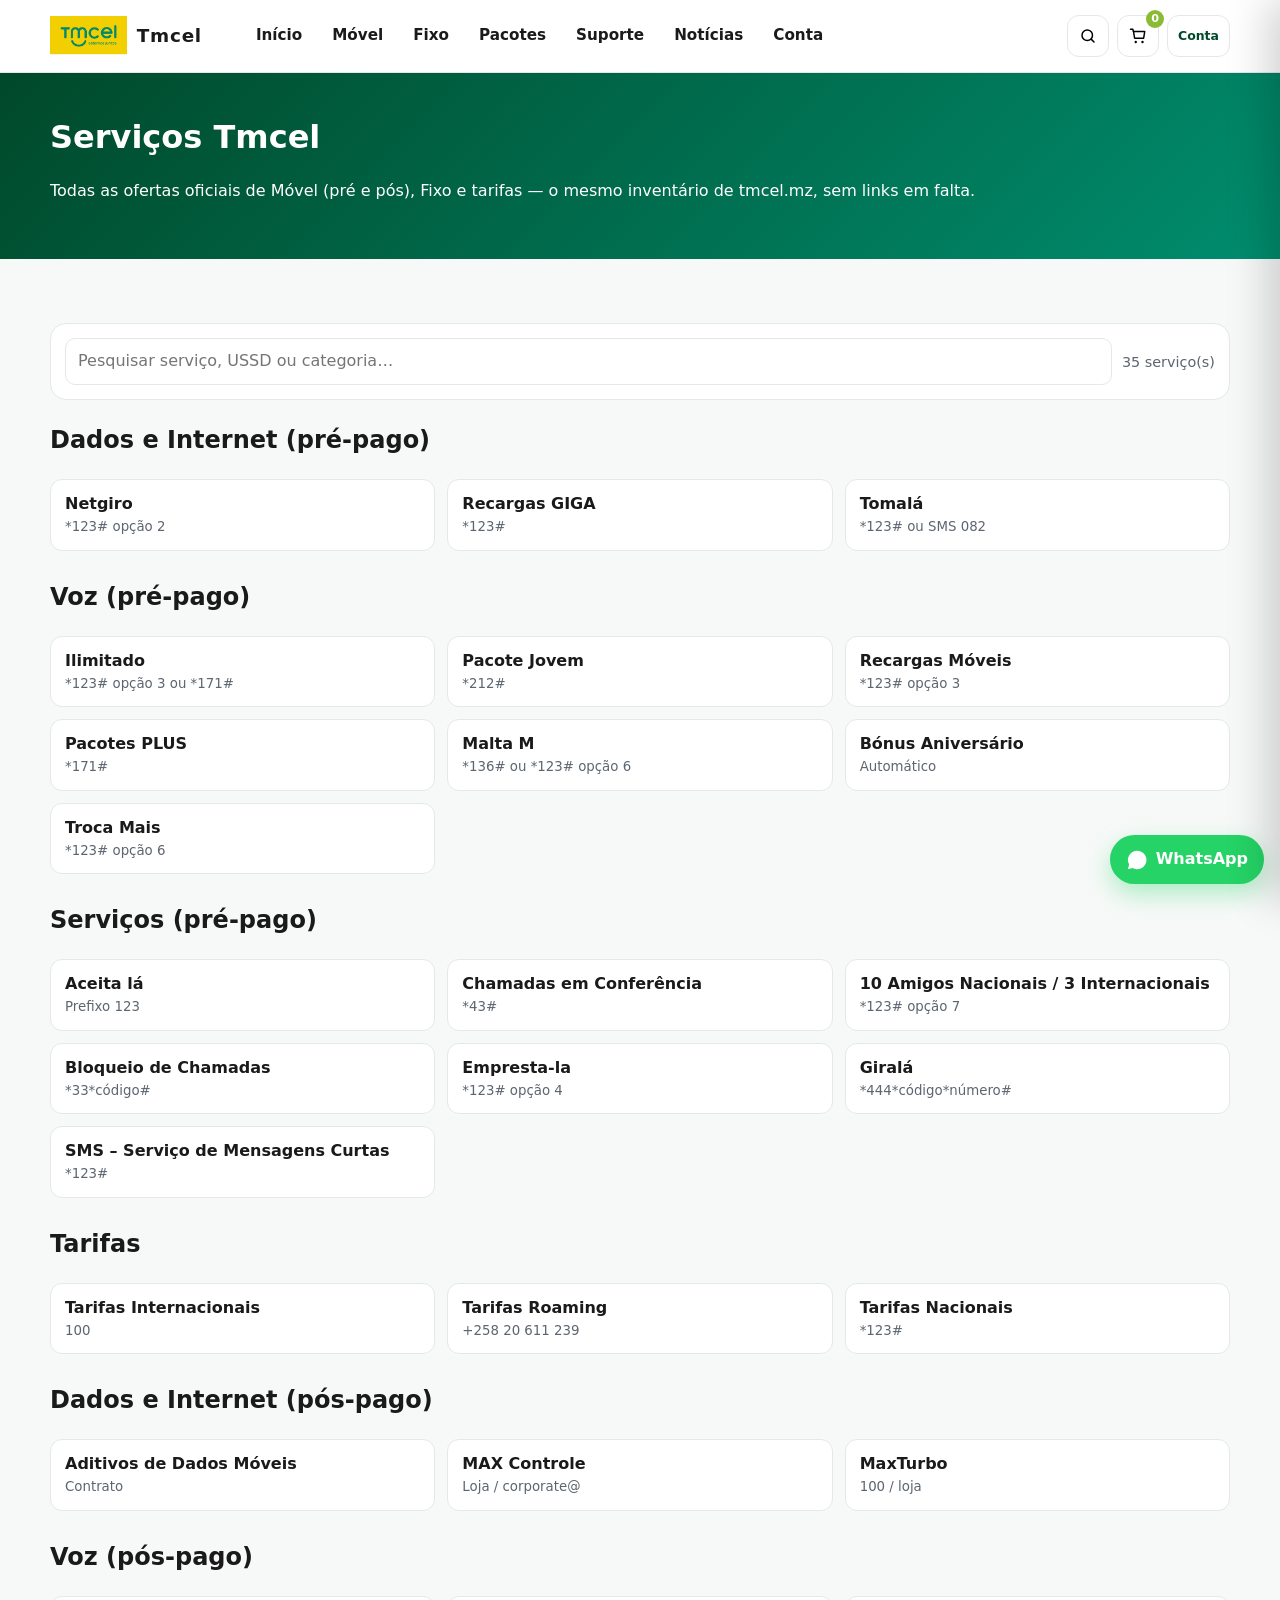
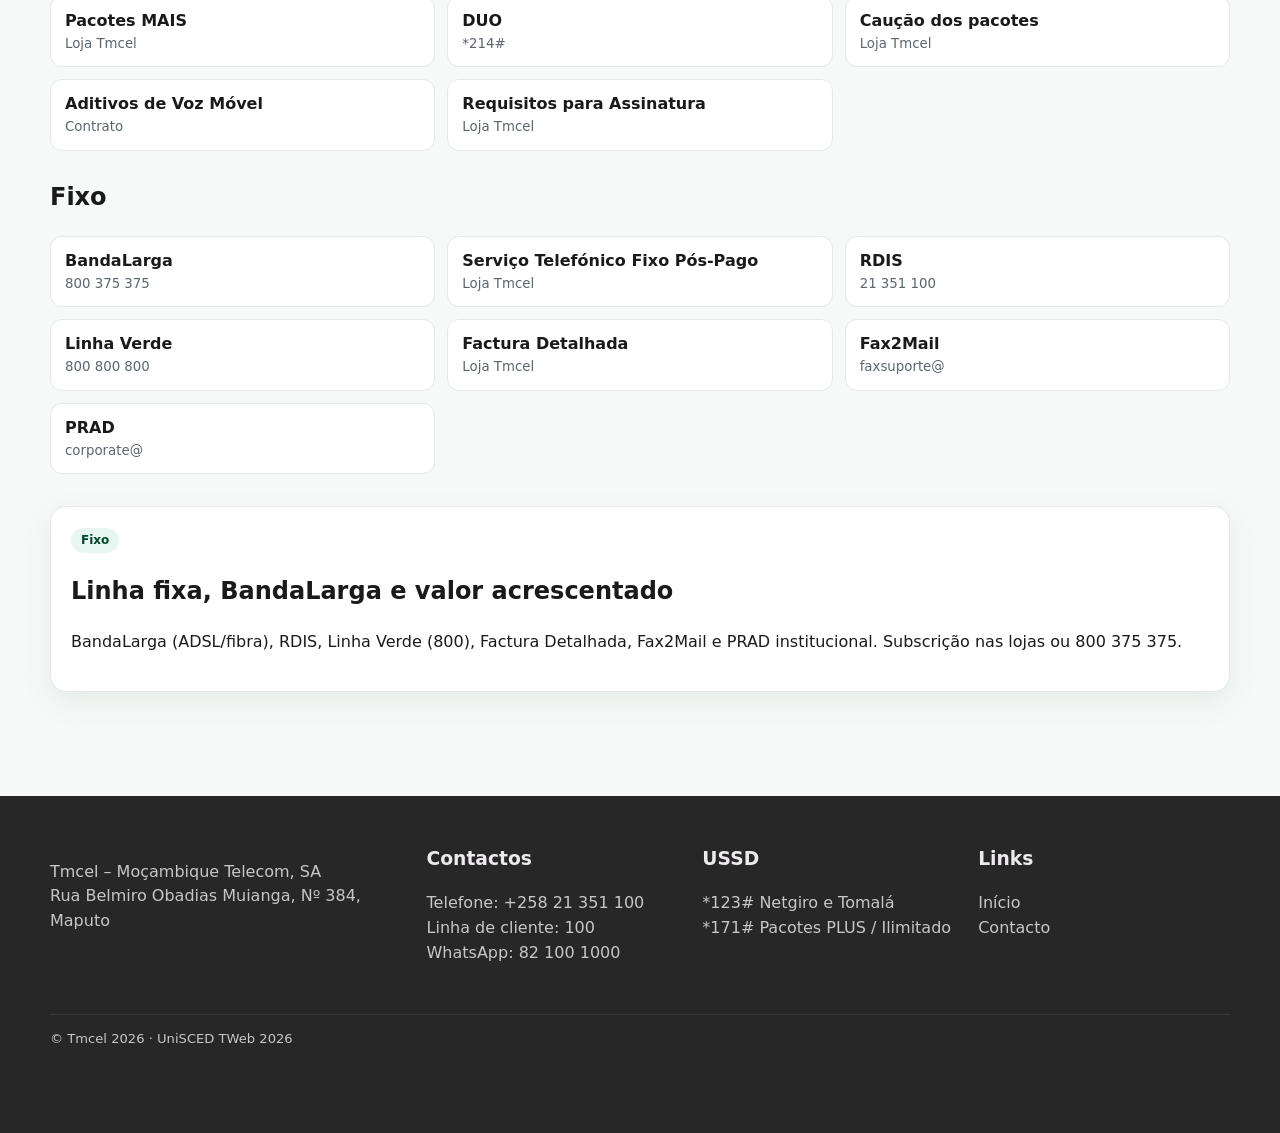
<file: servicos.html>
<!DOCTYPE html>
<html lang="pt">
<head>
  <meta charset="UTF-8">
  <meta name="viewport" content="width=device-width, initial-scale=1">
  <title>Serviços – Tmcel</title>
  <link rel="icon" href="assets/img/sorriso.png">
  <link rel="stylesheet" href="css/style.css">
</head>
<body>
  <a class="skip-link" href="#conteudo">Saltar para o conteúdo</a>
  <header class="site-header">
    <div class="container header-inner">
      <a class="logo" href="index.html"><img src="assets/img/logo-tmcel.png" alt="Tmcel"><strong>Tmcel</strong></a>
      <button class="nav-toggle" type="button" data-nav-toggle aria-expanded="false" aria-label="Abrir menu"><span></span><span></span><span></span></button>
      <nav class="nav-main" aria-label="Principal"></nav>
      <div class="header-tools">
        <button class="icon-btn" type="button" data-open-search aria-label="Pesquisar">Go</button>
        <button class="icon-btn" type="button" data-open-cart aria-label="Carrinho">Cart <span class="badge" data-cart-count>0</span></button>
      </div>
    </div>
  </header>

  <header class="page-hero">
    <div class="container">
      <h1>Serviços Tmcel</h1>
      <p>Todas as ofertas oficiais de Móvel (pré e pós), Fixo e tarifas — o mesmo inventário de tmcel.mz, sem links em falta.</p>
    </div>
  </header>

  <main id="conteudo" class="section">
    <div class="container">
      <div class="toolbar">
        <input id="svc-q" type="search" placeholder="Pesquisar serviço, USSD ou categoria…" aria-label="Pesquisar serviços">
        <span class="results-meta" id="svc-meta"></span>
      </div>
      <div id="svc-groups"></div>

      <article class="card" id="fixo" style="margin-top:32px">
        <span class="pill">Fixo</span>
        <h2>Linha fixa, BandaLarga e valor acrescentado</h2>
        <p>BandaLarga (ADSL/fibra), RDIS, Linha Verde (800), Factura Detalhada, Fax2Mail e PRAD institucional. Subscrição nas lojas ou 800 375 375.</p>
      </article>
    </div>
  </main>

  <footer class="site-footer">
    <div class="container footer-grid">
      <div><p>Tmcel – Moçambique Telecom, SA<br>Rua Belmiro Obadias Muianga, Nº 384, Maputo</p></div>
      <div><h3>Contactos</h3><p>Telefone: <a href="tel:+25821351100">+258 21 351 100</a><br>Linha de cliente: 100<br>WhatsApp: <a href="https://wa.me/258821001000" target="_blank" rel="noopener">82 100 1000</a></p></div>
      <div><h3>USSD</h3><p>*123# Netgiro e Tomalá<br>*171# Pacotes PLUS / Ilimitado</p></div>
      <div><h3>Links</h3><p><a href="index.html">Início</a><br><a href="contacto.html">Contacto</a></p></div>
    </div>
    <div class="container socket"><span>© Tmcel <span data-year></span> · UniSCED TWeb 2026</span></div>
  </footer>
  <div class="backdrop" id="backdrop"></div>
  <aside class="drawer" id="cart-drawer">
    <div class="drawer-head"><strong>Carrinho</strong><button class="icon-btn" type="button" data-close-cart>×</button></div>
    <div class="drawer-body" data-cart-body></div>
    <div class="drawer-foot"><strong data-cart-total>0 MT</strong></div>
  </aside>
  <div class="search-overlay" id="search-overlay">
    <div class="search-box">
      <label for="global-search">Pesquisar</label>
      <input id="global-search" type="search">
      <div class="search-hits" id="search-hits"></div>
    </div>
  </div>
  <script src="js/data.js"></script>
  <script src="js/app.js"></script>
  <script src="js/account.js"></script>
  <script>
    document.addEventListener("DOMContentLoaded", function () {
      var T = window.TMCEL;
      var products = window.TMCEL_DATA.products || [];
      function draw() {
        var q = T.qs("#svc-q").value.toLowerCase();
        var list = products.filter(function (p) {
          return (p.name + " " + p.group + " " + (p.summary || "") + " " + (p.ussd || "")).toLowerCase().indexOf(q) !== -1;
        });
        T.qs("#svc-meta").textContent = list.length + " serviço(s)";
        var groups = [];
        var map = {};
        list.forEach(function (p) {
          if (!map[p.group]) {
            map[p.group] = [];
            groups.push(p.group);
          }
          map[p.group].push(p);
        });
        T.qs("#svc-groups").innerHTML = groups.map(function (g) {
          return "<section style='margin-bottom:28px'><h2>" + g + "</h2><div class='toc-list'>" +
            map[g].map(function (p) {
              return "<a href='produto.html?id=" + p.id + "'>" + p.name + "<small>" + (p.ussd || p.summary) + "</small></a>";
            }).join("") + "</div></section>";
        }).join("") || "<p class='empty'>Nenhum serviço corresponde.</p>";
      }
      T.qs("#svc-q").addEventListener("input", draw);
      draw();
    });
  </script>
</body>
</html>
</file>
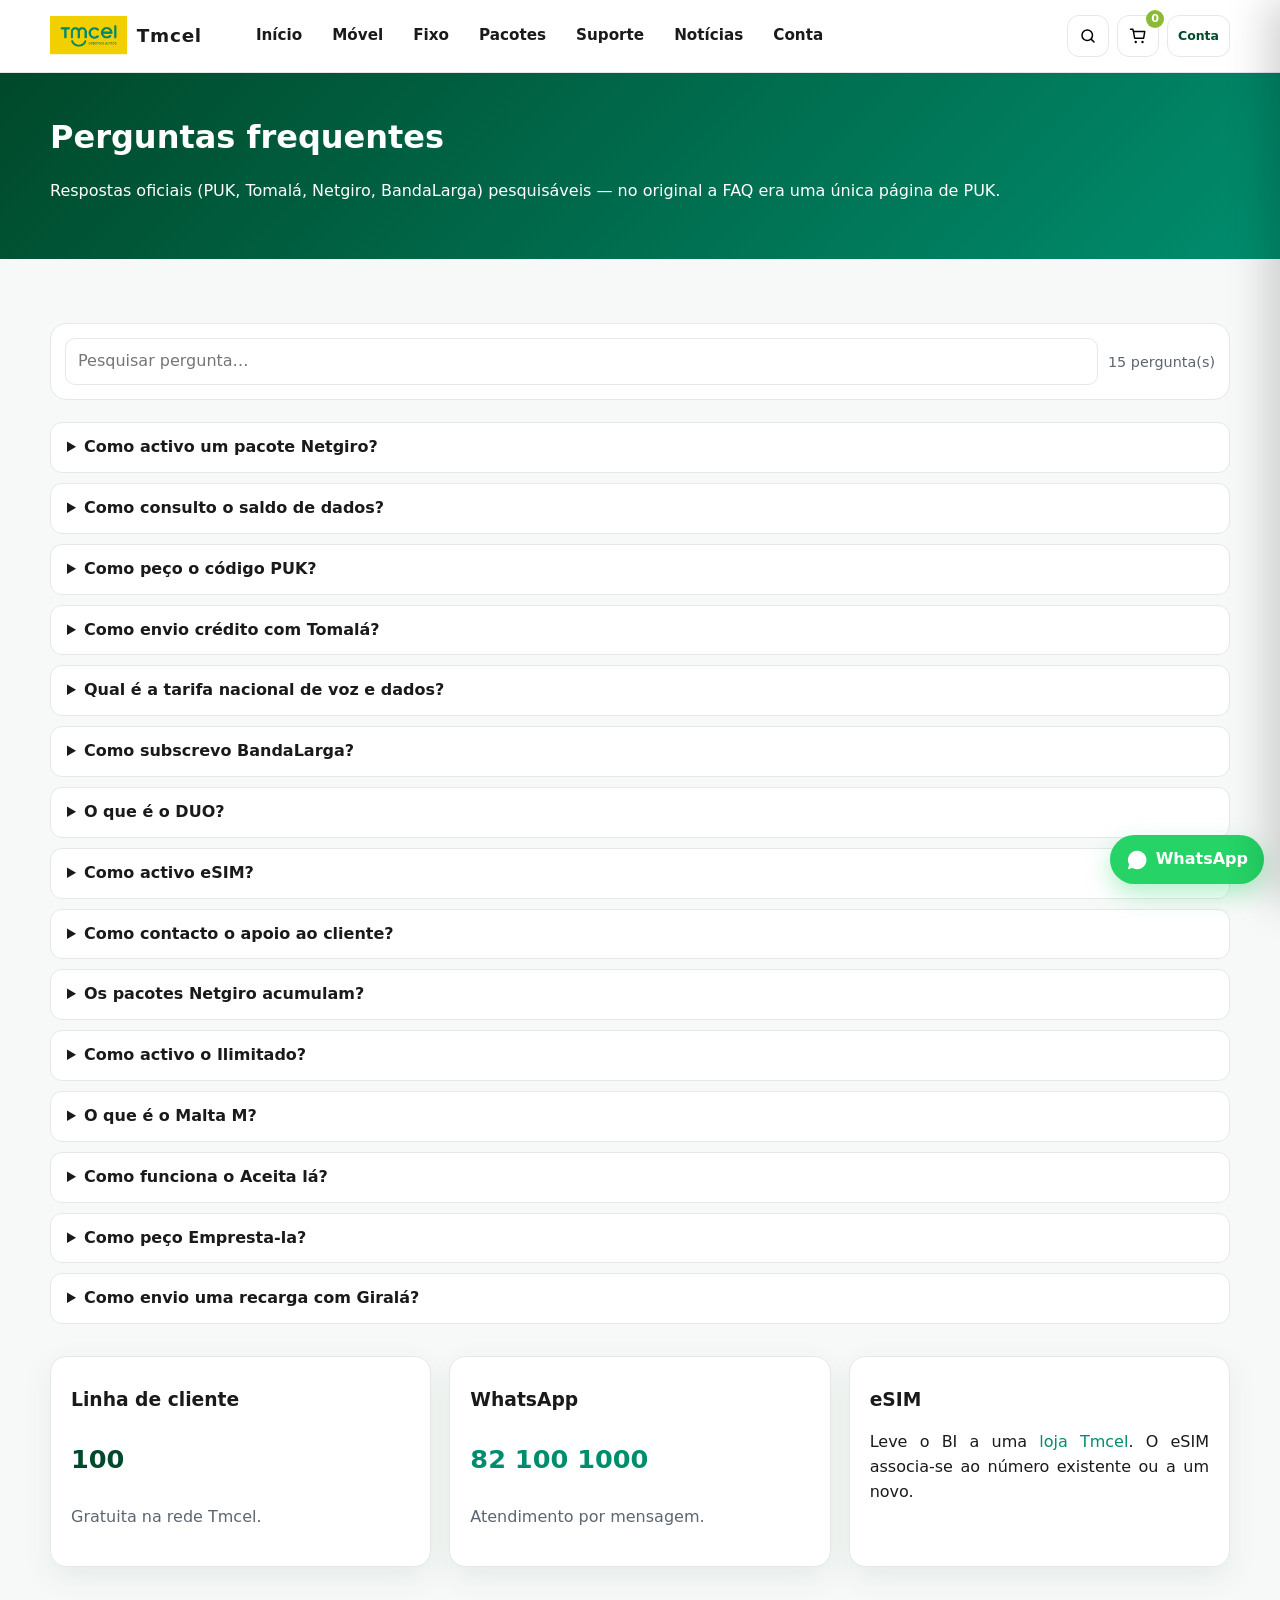
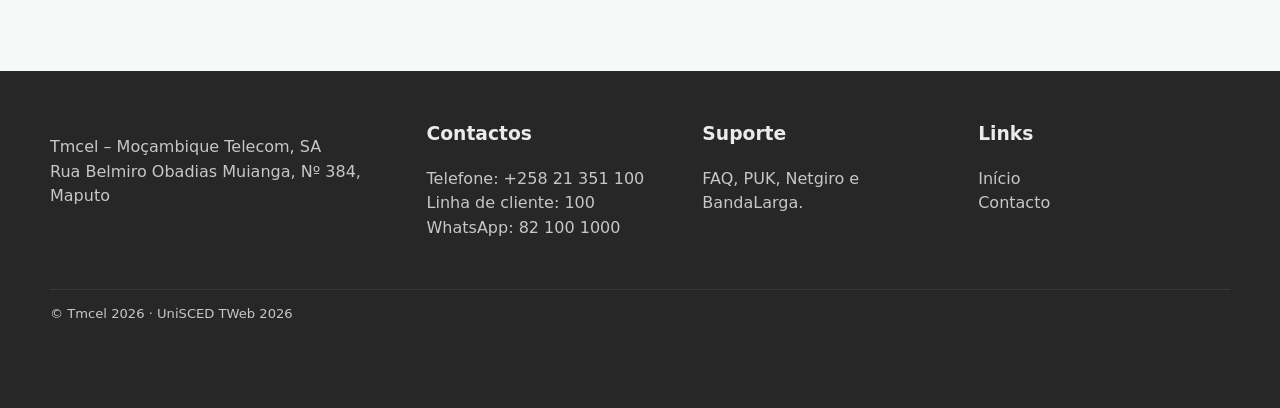
<file: suporte.html>
<!DOCTYPE html>
<html lang="pt">
<head>
  <meta charset="UTF-8">
  <meta name="viewport" content="width=device-width, initial-scale=1">
  <title>Suporte – Tmcel</title>
  <link rel="icon" href="assets/img/sorriso.png">
  <link rel="stylesheet" href="css/style.css">
</head>
<body>
  <a class="skip-link" href="#conteudo">Saltar para o conteúdo</a>
  <header class="site-header">
    <div class="container header-inner">
      <a class="logo" href="index.html"><img src="assets/img/logo-tmcel.png" alt="Tmcel"><strong>Tmcel</strong></a>
      <button class="nav-toggle" type="button" data-nav-toggle aria-expanded="false" aria-label="Abrir menu"><span></span><span></span><span></span></button>
      <nav class="nav-main">
        <a href="index.html">Início</a>
        <a href="pacotes.html">Pacotes</a>
        <a href="servicos.html">Serviços</a>
        <a href="lojas.html">Lojas</a>
        <a href="noticias.html">Notícias</a>
        <a href="suporte.html" aria-current="page">Suporte</a>
        <a href="contacto.html">Contacto</a>
      </nav>
      <div class="header-tools">
        <button class="icon-btn" type="button" data-open-search aria-label="Pesquisar">Go</button>
        <button class="icon-btn" type="button" data-open-cart aria-label="Carrinho">Cart <span class="badge" data-cart-count>0</span></button>
      </div>
    </div>
  </header>

  <header class="page-hero">
    <div class="container">
      <h1>Perguntas frequentes</h1>
      <p>Respostas oficiais (PUK, Tomalá, Netgiro, BandaLarga) pesquisáveis — no original a FAQ era uma única página de PUK.</p>
    </div>
  </header>

  <main id="conteudo" class="section">
    <div class="container">
      <div class="toolbar">
        <input id="faq-q" type="search" placeholder="Pesquisar pergunta…" aria-label="Pesquisar FAQ">
        <span class="results-meta" id="faq-meta"></span>
      </div>
      <div class="faq" id="faq-list"></div>

      <section class="grid-3" style="margin-top:32px">
        <article class="card">
          <h3>Linha de cliente</h3>
          <p class="price">100</p>
          <p class="muted">Gratuita na rede Tmcel.</p>
        </article>
        <article class="card">
          <h3>WhatsApp</h3>
          <p class="price"><a href="https://wa.me/258821001000" target="_blank" rel="noopener">82 100 1000</a></p>
          <p class="muted">Atendimento por mensagem.</p>
        </article>
        <article class="card">
          <h3>eSIM</h3>
          <p>Leve o BI a uma <a href="lojas.html">loja Tmcel</a>. O eSIM associa-se ao número existente ou a um novo.</p>
        </article>
      </section>
    </div>
  </main>

  <footer class="site-footer">
    <div class="container footer-grid">
      <div><p>Tmcel – Moçambique Telecom, SA<br>Rua Belmiro Obadias Muianga, Nº 384, Maputo</p></div>
      <div><h3>Contactos</h3><p>Telefone: <a href="tel:+25821351100">+258 21 351 100</a><br>Linha de cliente: 100<br>WhatsApp: <a href="https://wa.me/258821001000" target="_blank" rel="noopener">82 100 1000</a></p></div>
      <div><h3>Suporte</h3><p>FAQ, PUK, Netgiro e BandaLarga.</p></div>
      <div><h3>Links</h3><p><a href="index.html">Início</a><br><a href="contacto.html">Contacto</a></p></div>
    </div>
    <div class="container socket"><span>© Tmcel <span data-year></span> · UniSCED TWeb 2026</span></div>
  </footer>
  <div class="backdrop" id="backdrop"></div>
  <aside class="drawer" id="cart-drawer">
    <div class="drawer-head"><strong>Carrinho</strong><button class="icon-btn" type="button" data-close-cart>×</button></div>
    <div class="drawer-body" data-cart-body></div>
    <div class="drawer-foot"><strong data-cart-total>0 MT</strong></div>
  </aside>
  <div class="search-overlay" id="search-overlay">
    <div class="search-box">
      <label for="global-search">Pesquisar</label>
      <input id="global-search" type="search">
      <div class="search-hits" id="search-hits"></div>
    </div>
  </div>
  <script src="js/data.js"></script>
  <script src="js/app.js"></script>
  <script src="js/account.js"></script>
  <script>
    document.addEventListener("DOMContentLoaded", function () {
      var T = window.TMCEL;
      var faq = window.TMCEL_DATA.faq;
      function draw() {
        var q = T.qs("#faq-q").value.toLowerCase();
        var list = faq.filter(function (f) {
          return (f.q + " " + f.a).toLowerCase().indexOf(q) !== -1;
        });
        T.qs("#faq-meta").textContent = list.length + " pergunta(s)";
        T.qs("#faq-list").innerHTML = list.map(function (f) {
          return "<details><summary>" + f.q + "</summary><p>" + f.a + "</p></details>";
        }).join("") || "<p class='empty'>Nenhuma pergunta corresponde.</p>";
      }
      T.qs("#faq-q").addEventListener("input", draw);
      draw();
    });
  </script>
</body>
</html>
</file>
<file: css/style.css>
/* =============================================================================
   Tmcel redesenho – UniSCED / Tecnologias Web 2026
   Paleta extraída do tema Enfold oficial (#008d6e, #8bba34, #f6d21b, #00492a)
   Layout: Flexbox + CSS Grid | Responsivo: mobile-first
   ============================================================================= */

:root {
  --green: #008d6e;
  --green-dark: #00492a;
  --green-deep: #006b4c;
  --lime: #8bba34;
  --lime-dark: #699812;
  --yellow: #f6d21b;
  --ink: #1a1a1a;
  --muted: #5c6570;
  --line: #e4e8ea;
  --paper: #f7f9f8;
  --white: #ffffff;
  --shadow: 0 10px 30px rgba(0, 73, 42, 0.08);
  --radius: 16px;
  --header-h: 72px;
  --font: "Segoe UI", system-ui, -apple-system, sans-serif;
}

*,
*::before,
*::after { box-sizing: border-box; }

html { scroll-behavior: smooth; }

body {
  margin: 0;
  font-family: var(--font);
  color: var(--ink);
  background: var(--paper);
  line-height: 1.55;
  text-align: justify;
  text-justify: inter-word;
}

img { max-width: 100%; display: block; }
a { color: var(--green); text-decoration: none; }
a:hover { color: var(--green-dark); }
button, input, select, textarea { font: inherit; }

.skip-link {
  position: absolute;
  left: -999px;
  top: 0;
  background: var(--yellow);
  color: var(--ink);
  padding: 8px 16px;
  z-index: 1000;
}
.skip-link:focus { left: 8px; top: 8px; }

.container {
  width: min(1180px, calc(100% - 32px));
  margin-inline: auto;
}

/* ---------- Header ---------- */
.site-header {
  position: sticky;
  top: 0;
  z-index: 80;
  background: #fff;
  border-bottom: 1px solid var(--line);
  box-shadow: 0 1px 0 rgba(0, 0, 0, 0.03);
  overflow: visible;
}
.header-inner {
  display: flex;
  align-items: center;
  gap: 12px;
  min-height: var(--header-h);
  position: relative;
}
.logo {
  display: flex;
  align-items: center;
  gap: 10px;
  color: var(--ink);
  flex-shrink: 0;
  min-width: 0;
}
.logo img { height: 40px; width: auto; flex-shrink: 0; }
.logo strong { font-size: 1.15rem; letter-spacing: 0.04em; }

.nav-main {
  display: flex;
  gap: 2px;
  flex: 1;
  justify-content: flex-start;
  align-items: center;
  padding-left: 28px;
  min-width: 0;
}
.nav-main a {
  color: var(--ink);
  padding: 10px 14px;
  border-radius: 999px;
  font-weight: 600;
  font-size: 0.95rem;
  white-space: nowrap;
}
.account-chip {
  font-size: 0.75rem;
  text-decoration: none;
  color: var(--green-dark);
  white-space: nowrap;
  text-align: center;
  max-width: 110px;
  overflow: hidden;
  text-overflow: ellipsis;
}
h1, h2, h3, h4,
.btn, .nav-main, .header-inner, .icon-btn,
.stat, .kicker, .logo, .page-hero h1, .mega, .drawer,
.toolbar, .form-actions, .site-footer, .hero h1 {
  text-align: left;
}
.nav-main > a:hover,
.nav-main > a[aria-current="page"],
.nav-item.has-mega.open > .mega-parent,
.nav-item.has-mega > .mega-parent[aria-current="page"] {
  background: #e8f6f1;
  color: var(--green-dark);
}
.nav-item.has-mega > .mega-parent:hover {
  background: #e8f6f1;
  color: var(--green-dark);
}

.nav-item {
  position: static;
}
.nav-item.has-mega {
  display: flex;
  align-items: center;
}
.mega-toggle {
  display: none;
  border: 0;
  background: transparent;
  width: 28px;
  height: 28px;
  cursor: pointer;
  position: relative;
}
.mega-toggle::before {
  content: "";
  position: absolute;
  inset: 11px 8px auto;
  border: 5px solid transparent;
  border-top-color: var(--ink);
}
.mega {
  display: none;
  position: absolute;
  top: calc(100% + 14px);
  left: 0;
  width: min(1080px, calc(100vw - 32px));
  background: #fff;
  border: 1px solid var(--line);
  border-radius: 16px;
  box-shadow: 0 18px 40px rgba(0, 73, 42, 0.16);
  padding: 20px;
  z-index: 60;
  grid-template-columns: repeat(4, minmax(160px, 1fr));
  gap: 18px;
  max-height: min(70vh, 520px);
  overflow: auto;
}
@media (hover: hover) and (pointer: fine) {
  .nav-item.has-mega:hover > .mega,
  .nav-item.has-mega:focus-within > .mega {
    display: grid;
  }
}
.nav-item.has-mega.open > .mega {
  display: grid;
}
.mega-col h4 {
  margin: 0 0 8px;
  font-size: 0.78rem;
  letter-spacing: 0.04em;
  text-transform: uppercase;
  color: var(--green-dark);
}
.mega-col ul {
  list-style: none;
  margin: 0;
  padding: 0;
}
.mega-col a {
  display: block;
  padding: 4px 8px;
  border-radius: 8px;
  font-weight: 600;
  font-size: 0.86rem;
  color: var(--ink);
}
.mega-col a:hover {
  background: #e8f6f1;
  color: var(--green-dark);
}

.product-meta {
  display: flex;
  gap: 8px;
  flex-wrap: wrap;
  margin: 8px 0 16px;
}
.toc-list {
  display: grid;
  grid-template-columns: repeat(3, 1fr);
  gap: 12px;
}
.toc-list a {
  display: block;
  background: #fff;
  border: 1px solid var(--line);
  border-radius: 12px;
  padding: 12px 14px;
  color: var(--ink);
  font-weight: 600;
}
.toc-list a:hover { border-color: var(--green); color: var(--green-dark); }
.toc-list small { display: block; font-weight: 400; color: var(--muted); }

.header-tools { display: flex; gap: 8px; align-items: center; flex-shrink: 0; margin-left: 8px; }
.icon-btn {
  position: relative;
  border: 1px solid var(--line);
  background: #fff;
  min-width: 42px;
  height: 42px;
  padding: 0 10px;
  border-radius: 12px;
  cursor: pointer;
  display: grid;
  place-items: center;
  font-size: 0.78rem;
  font-weight: 700;
  flex-shrink: 0;
}
.icon-btn:hover { border-color: var(--green); }
.badge {
  position: absolute;
  top: -6px;
  right: -6px;
  background: var(--lime);
  color: #fff;
  font-size: 0.7rem;
  min-width: 18px;
  height: 18px;
  border-radius: 999px;
  display: grid;
  place-items: center;
  font-weight: 700;
}

.nav-toggle {
  display: none;
}

/* ---------- Hero ---------- */
.hero {
  background:
    linear-gradient(120deg, rgba(0, 73, 42, 0.92), rgba(0, 141, 110, 0.78)),
    url("../assets/img/hero-c600.png") center/cover no-repeat;
  color: #fff;
  padding: 56px 0 48px;
  position: relative;
  overflow: hidden;
}
.hero h1 {
  font-size: clamp(2rem, 4vw, 3.4rem);
  line-height: 1.15;
  margin: 0 0 12px;
  max-width: 16ch;
}
.hero p { max-width: 58ch; font-size: 1.1rem; opacity: 0.95; text-align: justify; }
.hero-actions { display: flex; gap: 12px; flex-wrap: wrap; margin-top: 28px; }
.kicker {
  display: inline-flex;
  align-items: center;
  gap: 8px;
  background: rgba(246, 210, 27, 0.18);
  color: var(--yellow);
  border: 1px solid rgba(246, 210, 27, 0.4);
  padding: 4px 12px;
  border-radius: 999px;
  font-size: 0.8rem;
  font-weight: 700;
  letter-spacing: 0.06em;
  text-transform: uppercase;
  margin-bottom: 16px;
}

.btn {
  display: inline-flex;
  align-items: center;
  justify-content: center;
  gap: 8px;
  border: 0;
  border-radius: 999px;
  padding: 12px 22px;
  font-weight: 700;
  cursor: pointer;
  transition: transform 0.2s ease, box-shadow 0.2s ease, background 0.2s ease;
}
.btn:hover { transform: translateY(-1px); }
.btn-primary { background: var(--yellow); color: var(--green-dark); }
.btn-primary:hover { background: #ffe44a; color: var(--green-dark); }
.btn-ghost { background: transparent; color: #fff; border: 1px solid rgba(255,255,255,.45); }
.btn-outline { background: #fff; color: var(--green-dark); border: 1px solid var(--green); }
.btn-danger { background: #c0392b; color: #fff; }
.btn-sm { padding: 8px 14px; font-size: 0.88rem; }

/* ---------- Cards / grids ---------- */
.section { padding: 64px 0; }
.section-head {
  display: flex;
  justify-content: space-between;
  align-items: end;
  gap: 16px;
  margin-bottom: 28px;
  flex-wrap: wrap;
}
.section-head h2 { margin: 0; font-size: clamp(1.5rem, 3vw, 2rem); }
.muted { color: var(--muted); }

.grid-4, .grid-3, .grid-2 {
  display: grid;
  gap: 18px;
}
.grid-4 { grid-template-columns: repeat(4, 1fr); }
.grid-3 { grid-template-columns: repeat(3, 1fr); }
.grid-2 { grid-template-columns: repeat(2, 1fr); }

.card {
  background: #fff;
  border: 1px solid var(--line);
  border-radius: var(--radius);
  padding: 20px;
  box-shadow: var(--shadow);
  transition: transform 0.25s ease, box-shadow 0.25s ease;
}
.card:hover { transform: translateY(-4px); box-shadow: 0 16px 36px rgba(0,73,42,.12); }
.card h3 { margin: 8px 0 6px; text-align: left; }
.card p { text-align: justify; }
.pkg-card {
  display: flex;
  flex-direction: column;
  min-height: 100%;
}
.pkg-card .form-actions { margin-top: auto; }
.pkg-top { display: flex; gap: 6px; flex-wrap: wrap; }
.btn-ghost-ink {
  background: #fff;
  color: var(--green-dark);
  border: 1px dashed var(--line);
}
.btn-ghost-ink[aria-pressed="true"] {
  background: #fff6c8;
  border-color: var(--yellow);
}
.card .price {
  font-size: 1.6rem;
  font-weight: 800;
  color: var(--green-dark);
}
.card .price small { font-size: 0.8rem; font-weight: 600; color: var(--muted); }
.pill {
  display: inline-block;
  background: #e8f6f1;
  color: var(--green-dark);
  border-radius: 999px;
  padding: 3px 10px;
  font-size: 0.75rem;
  font-weight: 700;
}
.pill-lime { background: #eef6d8; color: #4d6d12; }
.pill-gold { background: #fff6c8; color: #7a6400; }

.service-icon {
  width: 48px;
  height: 48px;
  border-radius: 14px;
  background: linear-gradient(135deg, var(--green), var(--lime));
  display: grid;
  place-items: center;
  color: #fff;
  font-size: 1.3rem;
}

.news-card img {
  width: 100%;
  height: 160px;
  object-fit: cover;
  border-radius: 12px;
  margin-bottom: 12px;
}
.news-card { color: inherit; display: block; }
.news-card time { color: var(--muted); font-size: 0.82rem; }
.news-card h3 { color: var(--ink); }
.read-more {
  display: inline-block;
  margin-top: 8px;
  font-weight: 700;
  color: var(--green);
}
.article-wrap { max-width: 820px; }
.article-hero {
  width: 100%;
  max-height: 380px;
  object-fit: cover;
  border-radius: var(--radius);
  margin-bottom: 20px;
}
.article-body p, .article-body .lead { text-align: justify; }
.lead { font-size: 1.08rem; color: var(--muted); }

/* ---------- Toolbar (search / sort / filter) ---------- */
.toolbar {
  display: flex;
  gap: 10px;
  flex-wrap: wrap;
  align-items: center;
  background: #fff;
  border: 1px solid var(--line);
  border-radius: var(--radius);
  padding: 14px;
  margin-bottom: 22px;
}
.toolbar input,
.toolbar select {
  border: 1px solid var(--line);
  border-radius: 10px;
  padding: 10px 12px;
  min-width: 160px;
  background: #fff;
}
.toolbar input { flex: 1; min-width: 220px; }
.results-meta { font-size: 0.9rem; color: var(--muted); }

/* ---------- Forms ---------- */
.form-grid {
  display: grid;
  grid-template-columns: repeat(2, 1fr);
  gap: 12px;
}
.form-grid label, .field {
  display: flex;
  flex-direction: column;
  gap: 6px;
  font-size: 0.88rem;
  font-weight: 600;
}
.form-grid input, .form-grid select, .form-grid textarea,
.field input, .field select, .field textarea {
  border: 1px solid var(--line);
  border-radius: 10px;
  padding: 10px 12px;
  font-weight: 400;
}
.form-grid .full { grid-column: 1 / -1; }
.form-actions { display: flex; gap: 8px; flex-wrap: wrap; margin-top: 8px; }

/* ---------- Table ---------- */
.table-wrap { overflow-x: auto; }
table.data {
  width: 100%;
  border-collapse: collapse;
  background: #fff;
  border-radius: var(--radius);
  overflow: hidden;
}
table.data th, table.data td {
  padding: 12px 14px;
  text-align: left;
  border-bottom: 1px solid var(--line);
  font-size: 0.92rem;
}
table.data th {
  background: var(--green-dark);
  color: #fff;
  cursor: pointer;
  white-space: nowrap;
}
table.data th:hover { background: var(--green); }
table.data tr:hover td { background: #f3faf7; }

/* ---------- FAQ ---------- */
.faq details {
  background: #fff;
  border: 1px solid var(--line);
  border-radius: 12px;
  padding: 12px 16px;
  margin-bottom: 10px;
}
.faq summary { cursor: pointer; font-weight: 700; }
.faq p { color: var(--muted); margin: 8px 0 0; }

/* ---------- Footer ---------- */
.site-footer {
  background: #272727;
  color: #c7c7c7;
  padding: 48px 0 24px;
  margin-top: 40px;
}
.footer-grid {
  display: grid;
  grid-template-columns: 1.4fr 1fr 1fr 1fr;
  gap: 24px;
}
.site-footer h3 { color: #edeaed; margin-top: 0; }
.site-footer a { color: #c7c7c7; }
.site-footer a:hover { color: var(--yellow); }
.socket {
  border-top: 1px solid #3a3a3a;
  margin-top: 32px;
  padding: 14px 0 0;
  font-size: 0.82rem;
  display: flex;
  justify-content: space-between;
  align-items: center;
  gap: 24px;
  flex-wrap: wrap;
}

/* ---------- Cart drawer ---------- */
.drawer {
  position: fixed;
  top: 0;
  right: 0;
  bottom: 0;
  width: min(400px, 100%);
  height: 100%;
  background: #fff;
  box-shadow: -12px 0 40px rgba(0,0,0,.18);
  transform: translateX(100%);
  transition: transform 0.28s ease;
  z-index: 200;
  display: flex;
  flex-direction: column;
  overflow: hidden;
}
.drawer.open { transform: translateX(0); }
.drawer-head, .drawer-foot {
  padding: 16px;
  border-bottom: 1px solid var(--line);
  display: flex;
  justify-content: space-between;
  align-items: center;
  gap: 10px;
  flex-shrink: 0;
  background: #fff;
}
.drawer-foot {
  border-bottom: 0;
  border-top: 1px solid var(--line);
  margin-top: auto;
  flex-direction: row;
  flex-wrap: nowrap;
  align-items: center;
  gap: 12px;
  padding: 14px 16px 20px;
}
.drawer-foot [data-cart-total] {
  flex: 1 1 auto;
  min-width: 0;
}
.drawer-foot .btn {
  width: auto;
  flex: 0 0 auto;
  min-height: 44px;
  white-space: nowrap;
}
.drawer-body {
  padding: 16px;
  overflow-y: auto;
  overflow-x: hidden;
  flex: 1 1 auto;
  min-height: 0;
  -webkit-overflow-scrolling: touch;
  background: #fff;
}
.cart-item {
  display: grid;
  grid-template-columns: minmax(0, 1fr) auto;
  align-items: center;
  gap: 10px;
  padding: 12px 0;
  border-bottom: 1px solid var(--line);
}
.cart-item .btn {
  flex-shrink: 0;
  white-space: nowrap;
}
.backdrop {
  position: fixed;
  inset: 0;
  background: rgba(0,0,0,.35);
  opacity: 0;
  pointer-events: none;
  transition: opacity 0.2s;
  z-index: 180;
}
.backdrop.open { opacity: 1; pointer-events: auto; }

/* ---------- Toast / search overlay ---------- */
.toast {
  position: fixed;
  top: 16px;
  left: 50%;
  right: auto;
  bottom: auto;
  background: var(--green-dark);
  color: #fff;
  padding: 10px 18px;
  border-radius: 8px;
  z-index: 300;
  transform: translate(-50%, 0);
  opacity: 0;
  visibility: hidden;
  pointer-events: none;
  transition: opacity 0.25s ease, visibility 0.25s ease;
  max-width: min(420px, calc(100% - 32px));
  text-align: center;
  font-size: 0.9rem;
  font-weight: 600;
  box-shadow: 0 8px 24px rgba(0, 0, 0, 0.18);
}
.toast.show {
  opacity: 1;
  visibility: visible;
}

.search-overlay {
  position: fixed;
  inset: 0;
  background: rgba(0, 20, 12, 0.55);
  display: none;
  place-items: start center;
  padding-top: 12vh;
  z-index: 70;
}
.search-overlay.open { display: grid; }
.search-box {
  width: min(640px, calc(100% - 32px));
  background: #fff;
  border-radius: 16px;
  padding: 16px;
}
.search-box input {
  width: 100%;
  border: 1px solid var(--line);
  border-radius: 10px;
  padding: 12px;
  font-size: 1.05rem;
}
.search-hits { margin-top: 12px; max-height: 50vh; overflow: auto; }
.search-hits a {
  display: block;
  padding: 10px;
  border-radius: 8px;
  color: var(--ink);
}
.search-hits a:hover { background: #e8f6f1; }

.empty {
  text-align: center;
  padding: 40px 16px;
  color: var(--muted);
}

.compare {
  display: grid;
  grid-template-columns: 1fr 1fr;
  gap: 18px;
}
.compare article { background: #fff; border-radius: var(--radius); padding: 20px; border: 1px solid var(--line); }
.compare h3 { margin-top: 0; }
.bad { color: #a33; }
.good { color: var(--green-dark); font-weight: 700; }

.page-hero {
  background: linear-gradient(135deg, var(--green-dark), var(--green));
  color: #fff;
  padding: 40px 0;
}
.page-hero h1 { margin: 0 0 8px; }

.stats {
  display: grid;
  grid-template-columns: repeat(4, 1fr);
  gap: 16px;
  margin-top: 28px;
  margin-bottom: 8px;
  position: relative;
  z-index: 2;
}
.stat {
  background: #fff;
  border-radius: 14px;
  padding: 18px 14px;
  box-shadow: var(--shadow);
  text-align: center;
  border: 1px solid var(--line);
}
.stat strong { display: block; font-size: 1.5rem; color: var(--green-dark); }
.stat span { display: block; margin-top: 4px; font-size: 0.82rem; }

/* ---------- Responsividade ---------- */
@media (max-width: 980px) {
  .grid-4 { grid-template-columns: repeat(2, 1fr); }
  .grid-3 { grid-template-columns: repeat(2, 1fr); }
  .footer-grid { grid-template-columns: 1fr 1fr; }
  .stats { grid-template-columns: repeat(2, 1fr); margin-top: 24px; }
  .compare { grid-template-columns: 1fr; }
  .mega { grid-template-columns: repeat(2, 1fr); }
  .toc-list { grid-template-columns: repeat(2, 1fr); }
}
@media (max-width: 760px) {
  .toc-list { grid-template-columns: 1fr; }
  .grid-4, .grid-3, .grid-2, .form-grid { grid-template-columns: 1fr; }
  .hero { padding: 40px 0 36px; }
  .stats { grid-template-columns: 1fr 1fr; margin-top: 20px; gap: 12px; }
  .header-inner {
    display: flex;
    flex-wrap: nowrap;
    align-items: center;
    gap: 12px;
    min-height: 64px;
    padding: 10px 0;
  }
  .logo {
    order: 1;
    margin-right: auto;
    padding-right: 8px;
  }
  .logo strong { display: none; }
  .logo img { height: 32px; }
  .header-tools {
    order: 2;
    margin-left: 0;
    gap: 10px;
  }
  .account-chip { display: none; }
  .icon-btn { min-width: 40px; height: 40px; }
  .nav-toggle {
    display: flex;
    flex-direction: column;
    justify-content: space-between;
    align-items: stretch;
    order: 3;
    margin-left: 12px;
    width: 46px;
    height: 46px;
    min-width: 46px;
    border: 0;
    background: #00492a;
    cursor: pointer;
    border-radius: 12px;
    flex-shrink: 0;
    padding: 12px 11px;
  }
  .nav-toggle span {
    display: block;
    height: 3px;
    width: 100%;
    background: #f6d21b;
    margin: 0;
    border-radius: 2px;
  }
  .nav-main {
    display: none;
    position: absolute;
    left: 0;
    right: 0;
    top: calc(100% + 4px);
    order: 4;
    flex: none;
    background: #fff;
    flex-direction: column;
    align-items: stretch;
    padding: 8px 12px 16px;
    border-bottom: 1px solid var(--line);
    margin-left: 0;
    padding-left: 12px;
    max-height: min(70vh, 520px);
    overflow: auto;
    z-index: 46;
    box-shadow: var(--shadow);
  }
  .nav-main.open { display: flex; }
  .nav-item.has-mega {
    flex-wrap: wrap;
    width: 100%;
  }
  .nav-item.has-mega > .mega-parent {
    flex: 1;
  }
  .mega-toggle { display: inline-block; }
  .mega {
    position: static;
    min-width: 0;
    width: 100%;
    box-shadow: none;
    border: 0;
    padding: 8px 8px 12px 16px;
    grid-template-columns: 1fr;
    display: none;
    max-height: none;
    overflow: visible;
  }
  .nav-item.has-mega:hover > .mega,
  .nav-item.has-mega:focus-within > .mega { display: none; }
  .nav-item.has-mega.open > .mega { display: grid; }
  .drawer {
    width: 100%;
    top: 0;
    right: 0;
    bottom: 0;
  }
  .modal { align-items: end; padding: 0; }
  .modal-card {
    width: 100%;
    max-height: 92dvh;
    border-radius: 18px 18px 0 0;
  }
}
.wa-float {
  position: fixed;
  right: 16px;
  left: auto;
  bottom: calc(16px + env(safe-area-inset-bottom, 0px));
  z-index: 55;
  display: inline-flex;
  align-items: center;
  justify-content: center;
  gap: 8px;
  background: #25d366;
  color: #fff;
  font-weight: 700;
  padding: 12px 16px;
  border-radius: 999px;
  box-shadow: 0 10px 24px rgba(37, 211, 102, 0.35);
}
.wa-float:hover { color: #fff; }
.wa-icon {
  width: 22px;
  height: 22px;
  flex: none;
  background: no-repeat center / contain url("data:image/svg+xml,%3Csvg xmlns='http://www.w3.org/2000/svg' viewBox='0 0 24 24' fill='%23fff'%3E%3Cpath d='M17.5 14.4c-.3-.1-1.8-.9-2-1-.3-.1-.5-.1-.7.1-.2.3-.8 1-.9 1.2-.2.2-.3.2-.6.1-.3-.1-1.3-.5-2.4-1.5-.9-.8-1.5-1.8-1.7-2.1-.2-.3 0-.5.1-.6l.4-.5c.1-.2.2-.3.3-.5.1-.2 0-.4 0-.5-.1-.1-.7-1.6-.9-2.2-.2-.6-.5-.5-.7-.5h-.6c-.2 0-.5.1-.8.4-.3.3-1 1-1 2.5s1.1 2.900 1.200 3.100c.1.2 2.100 3.200 5.100 4.500.7.3 1.300.5 1.700.6.700.2 1.400.2 1.900.1.600-.1 1.800-.7 2-1.400.3-.7.3-1.300.2-1.400-.1-.1-.3-.2-.6-.3zM12 2a10 10 0 0 0-8.600 15L2 22l5.200-1.400A10 10 0 1 0 12 2z'/%3E%3C/svg%3E");
}

/* Reserva espaço no fim do rodapé para o botão nunca tapar links */
.site-footer { padding-bottom: calc(84px + env(safe-area-inset-bottom, 0px)); }

@media (max-width: 720px) {
  /* Só o ícone em ecrãs pequenos: ocupa menos espaço */
  .wa-float { width: 52px; height: 52px; padding: 0; right: 14px; }
  .wa-float span:not(.wa-icon) {
    position: absolute; width: 1px; height: 1px; overflow: hidden;
    clip: rect(0 0 0 0); white-space: nowrap;
  }
  .wa-icon { width: 28px; height: 28px; }
}

body.checkout-open,
body.nav-open,
body.cart-open {
  overflow: hidden;
}
body.checkout-open .wa-float,
body.cart-open .wa-float,
body.nav-open .wa-float {
  display: none;
}
.modal {
  position: fixed;
  inset: 0;
  z-index: 210;
  display: none;
  place-items: center;
  padding: 16px;
  overflow: hidden;
}
.modal.open { display: grid; }
.modal-card {
  width: min(440px, 100%);
  max-height: calc(100dvh - 32px);
  background: #fff;
  border-radius: 18px;
  padding: 16px 18px 0;
  box-shadow: 0 20px 50px rgba(0, 0, 0, 0.25);
  overflow: hidden;
  display: flex;
  flex-direction: column;
  min-height: 0;
}
#checkout-form {
  display: flex;
  flex-direction: column;
  flex: 1 1 auto;
  min-height: 0;
  overflow: hidden;
}
.checkout-scroll {
  flex: 1 1 auto;
  min-height: 0;
  overflow: auto;
  padding-right: 2px;
}
#checkout-form .form-actions {
  position: static;
  flex-shrink: 0;
  margin: 0;
  background: #fff;
  border-top: 1px solid var(--line);
  padding: 12px 0 max(20px, env(safe-area-inset-bottom));
  gap: 10px;
  flex-wrap: wrap;
  flex-direction: column;
}
#checkout-form .form-actions .btn {
  width: 100%;
  flex: 0 0 auto;
  min-height: 44px;
  white-space: nowrap;
}
.modal-head {
  display: flex;
  justify-content: space-between;
  align-items: center;
  margin-bottom: 8px;
  flex-shrink: 0;
}
.modal-card > h2,
.modal-card > .muted {
  flex-shrink: 0;
}
#checkout-auth {
  flex-shrink: 0;
  padding-bottom: max(16px, env(safe-area-inset-bottom));
}
#checkout-auth .btn {
  min-height: 44px;
  margin-top: 8px;
}
.mcash-logo { height: 44px; width: auto; }
.mcash-box { display: grid; gap: 8px; margin: 8px 0; }
.mcash-box label { display: flex; flex-direction: column; gap: 6px; font-weight: 600; font-size: 0.88rem; }
.mcash-box input[type="password"],
.mcash-box input[type="text"],
.mcash-box input:not([type="checkbox"]) {
  border: 1px solid var(--line);
  border-radius: 10px;
  padding: 10px 12px;
  font-weight: 400;
}
.check-row { flex-direction: row !important; align-items: center; gap: 8px !important; }
.checkout-items { margin: 8px 0; }
.account-login { max-width: 480px; }
.account-login form { display: grid; gap: 12px; margin: 16px 0; }
.account-login input {
  border: 1px solid var(--line);
  border-radius: 10px;
  padding: 10px 12px;
  width: 100%;
}
.account-head {
  display: flex;
  justify-content: space-between;
  gap: 16px;
  align-items: start;
  flex-wrap: wrap;
  margin-bottom: 8px;
}
.account-stats { margin-top: 0; }
.otp-banner {
  background: #fff6c8;
  border: 1px solid var(--yellow);
  border-radius: 12px;
  padding: 10px 12px;
  font-weight: 700;
}
.plain-list { list-style: none; padding: 0; margin: 0; }
.plain-list li {
  display: flex;
  justify-content: space-between;
  gap: 8px;
  align-items: center;
  padding: 8px 0;
  border-bottom: 1px solid var(--line);
}
.store-card p { text-align: left; }

@media (prefers-reduced-motion: reduce) {
  html { scroll-behavior: auto; }
  * { animation: none !important; transition: none !important; }
}
</file>
